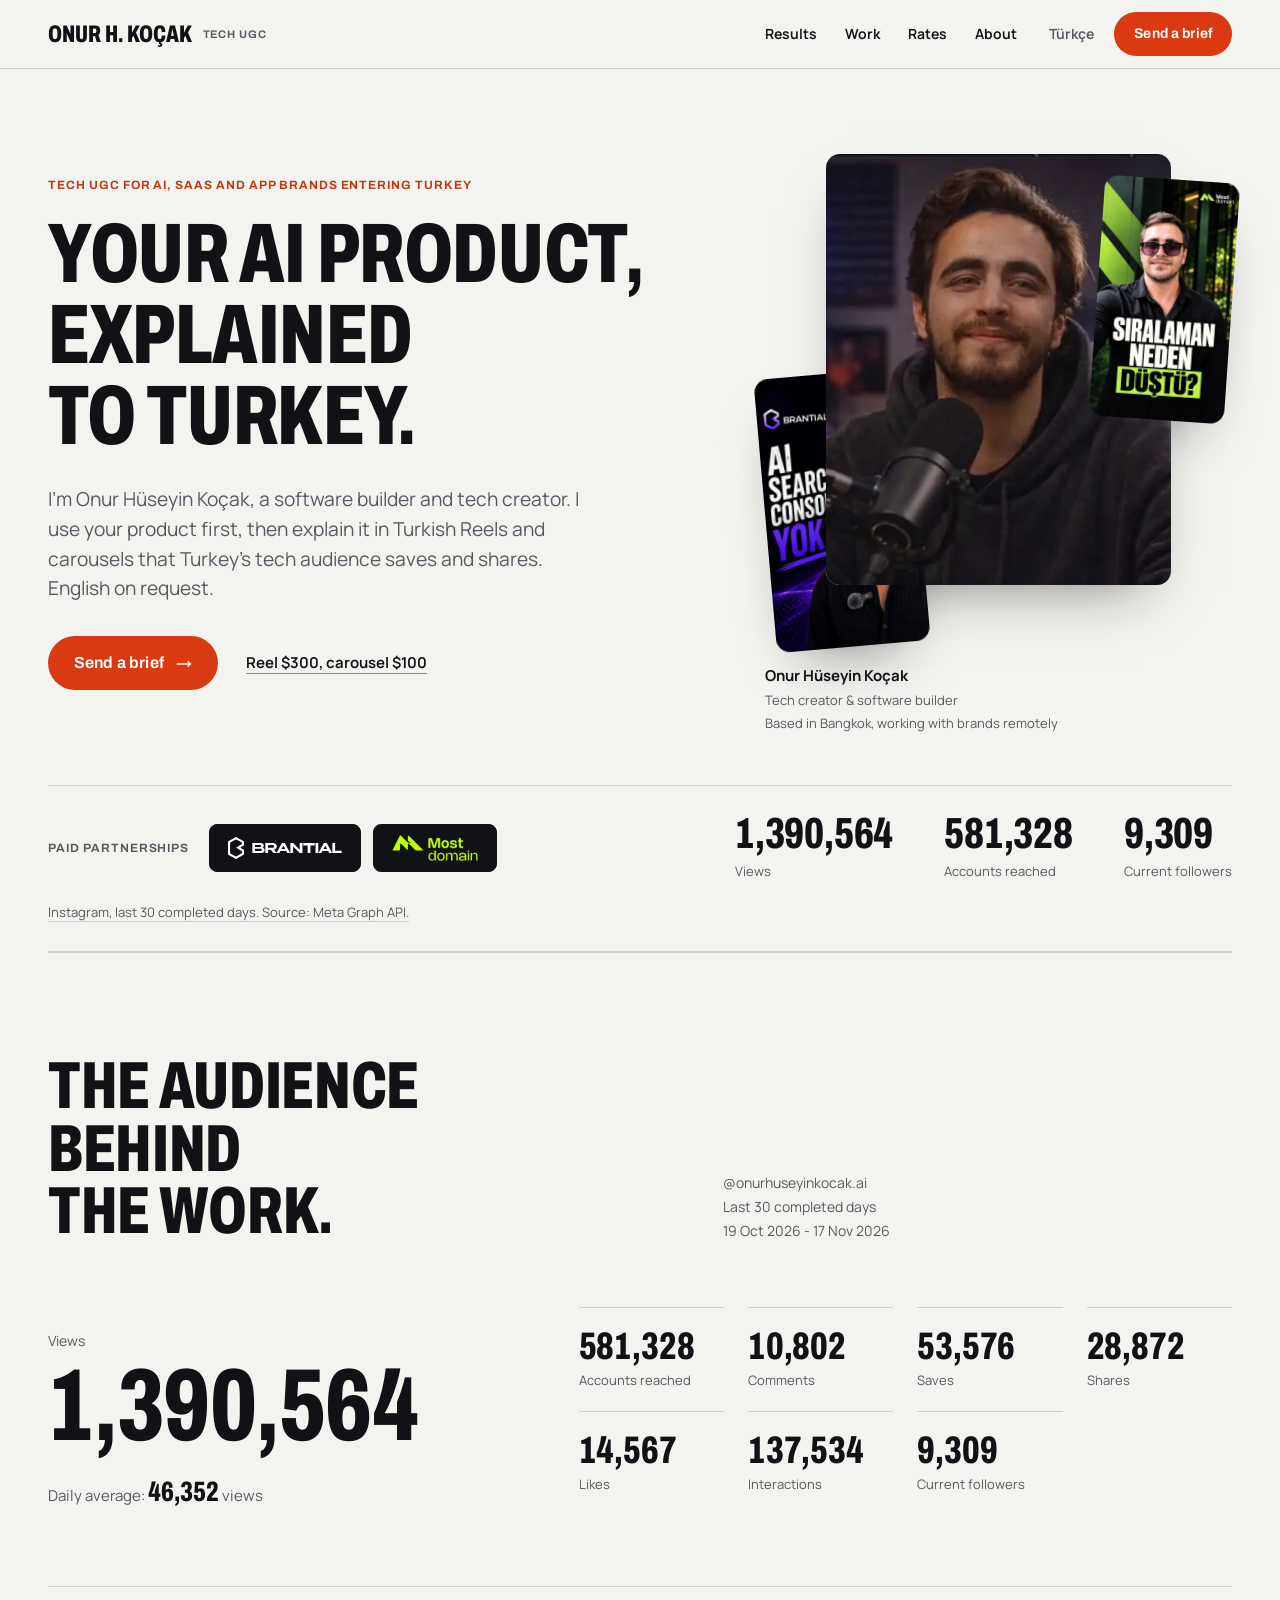
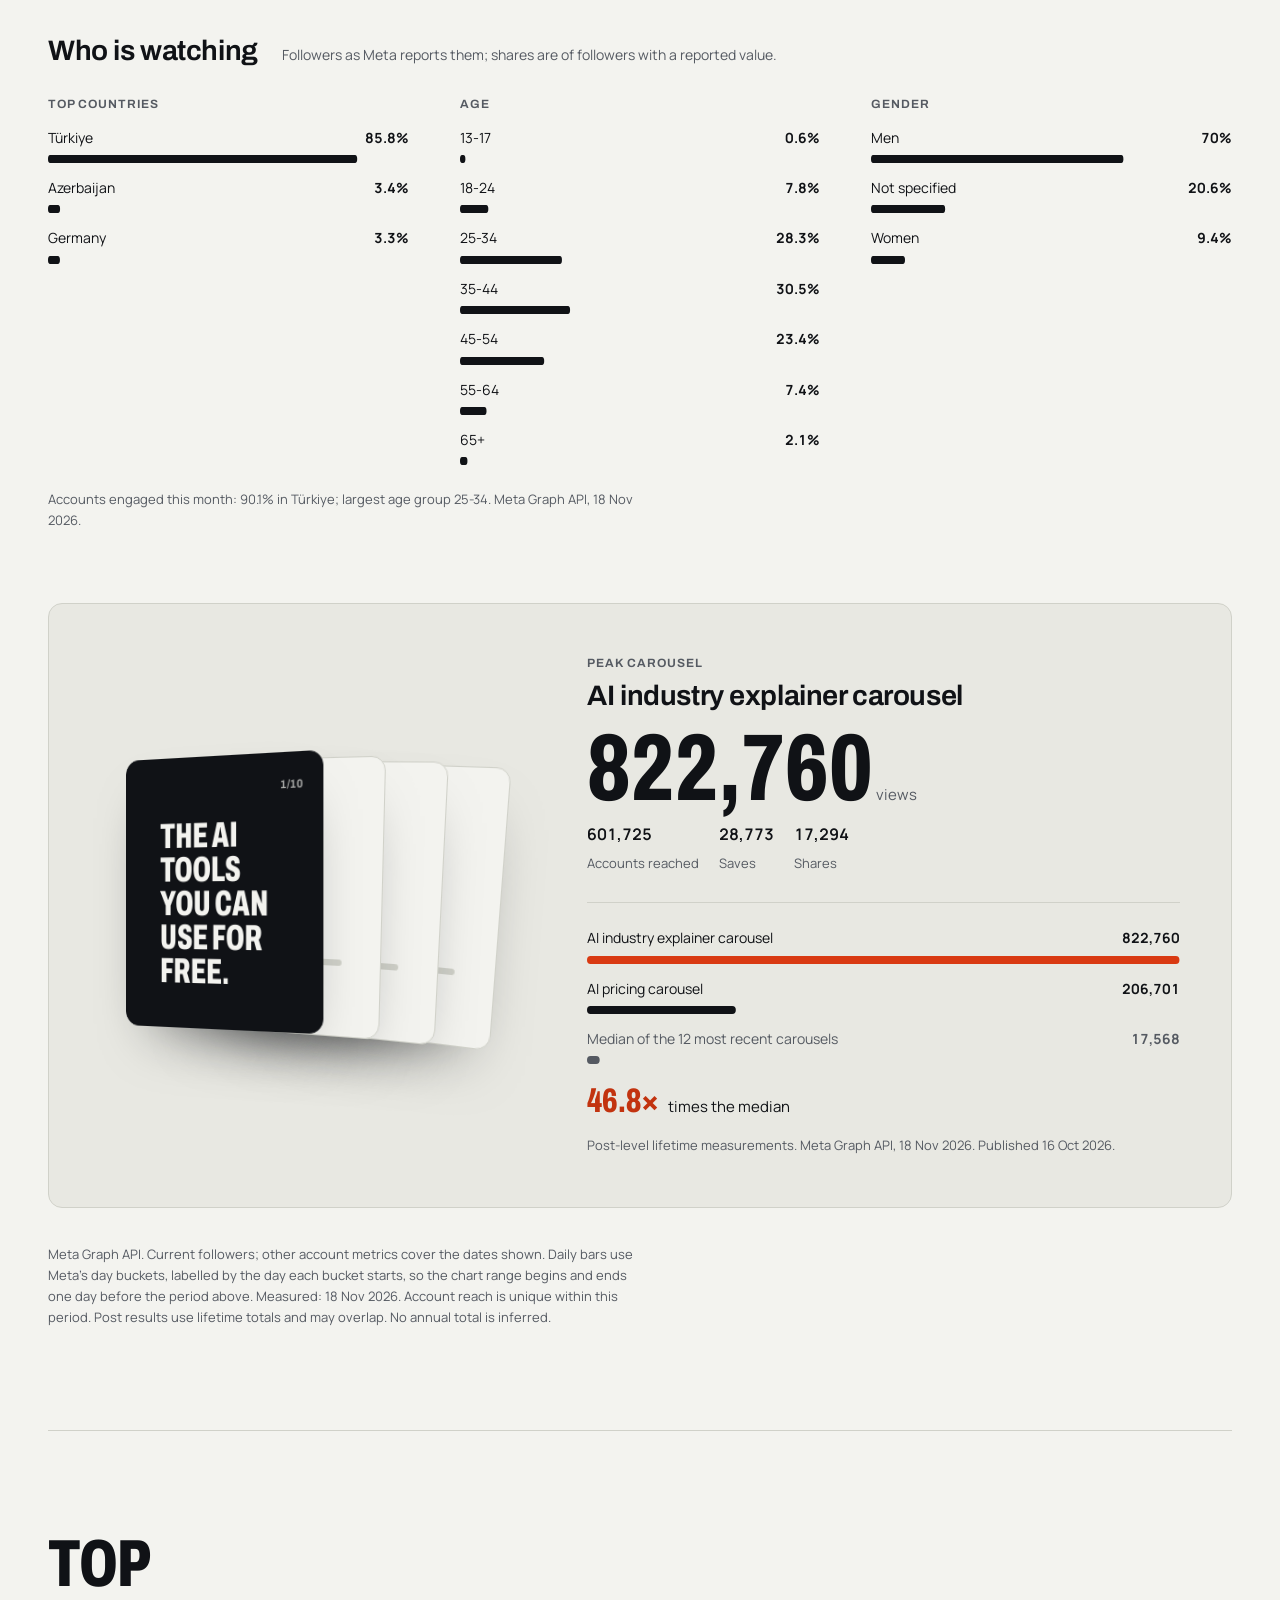
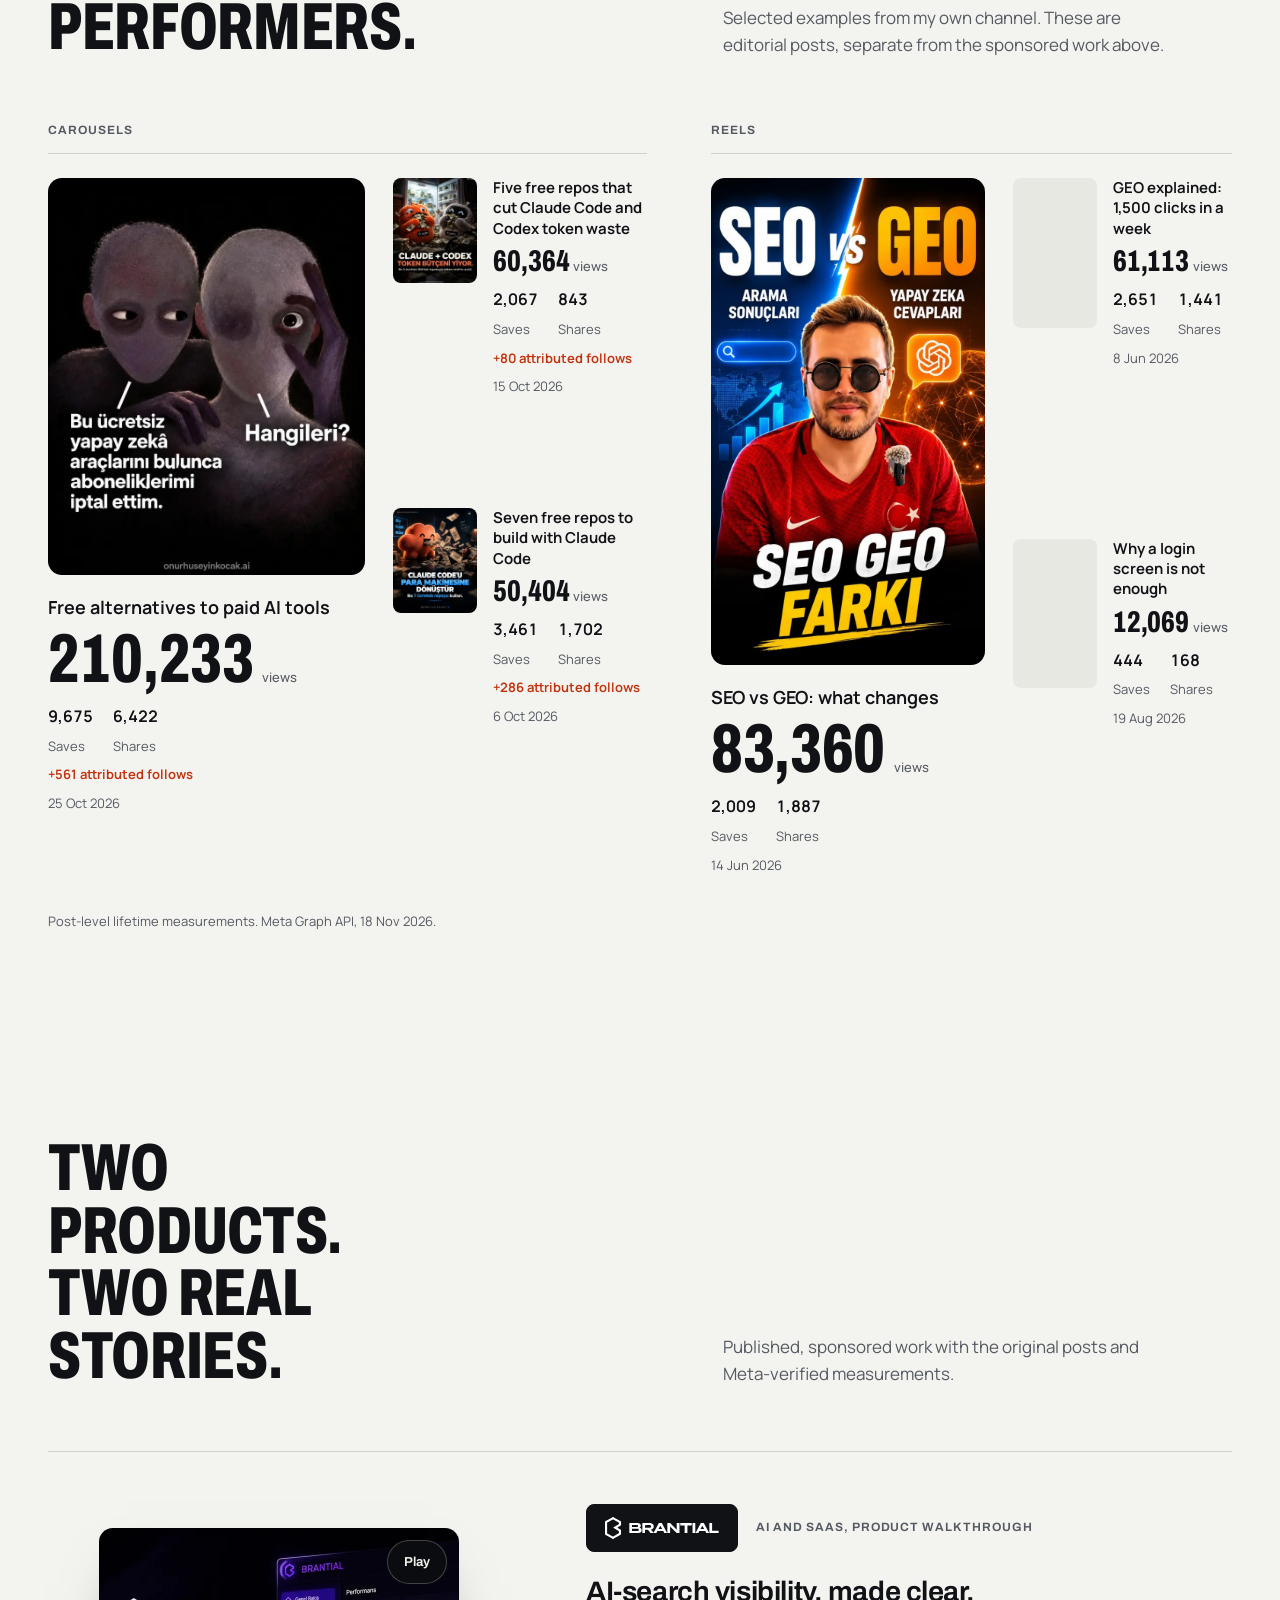
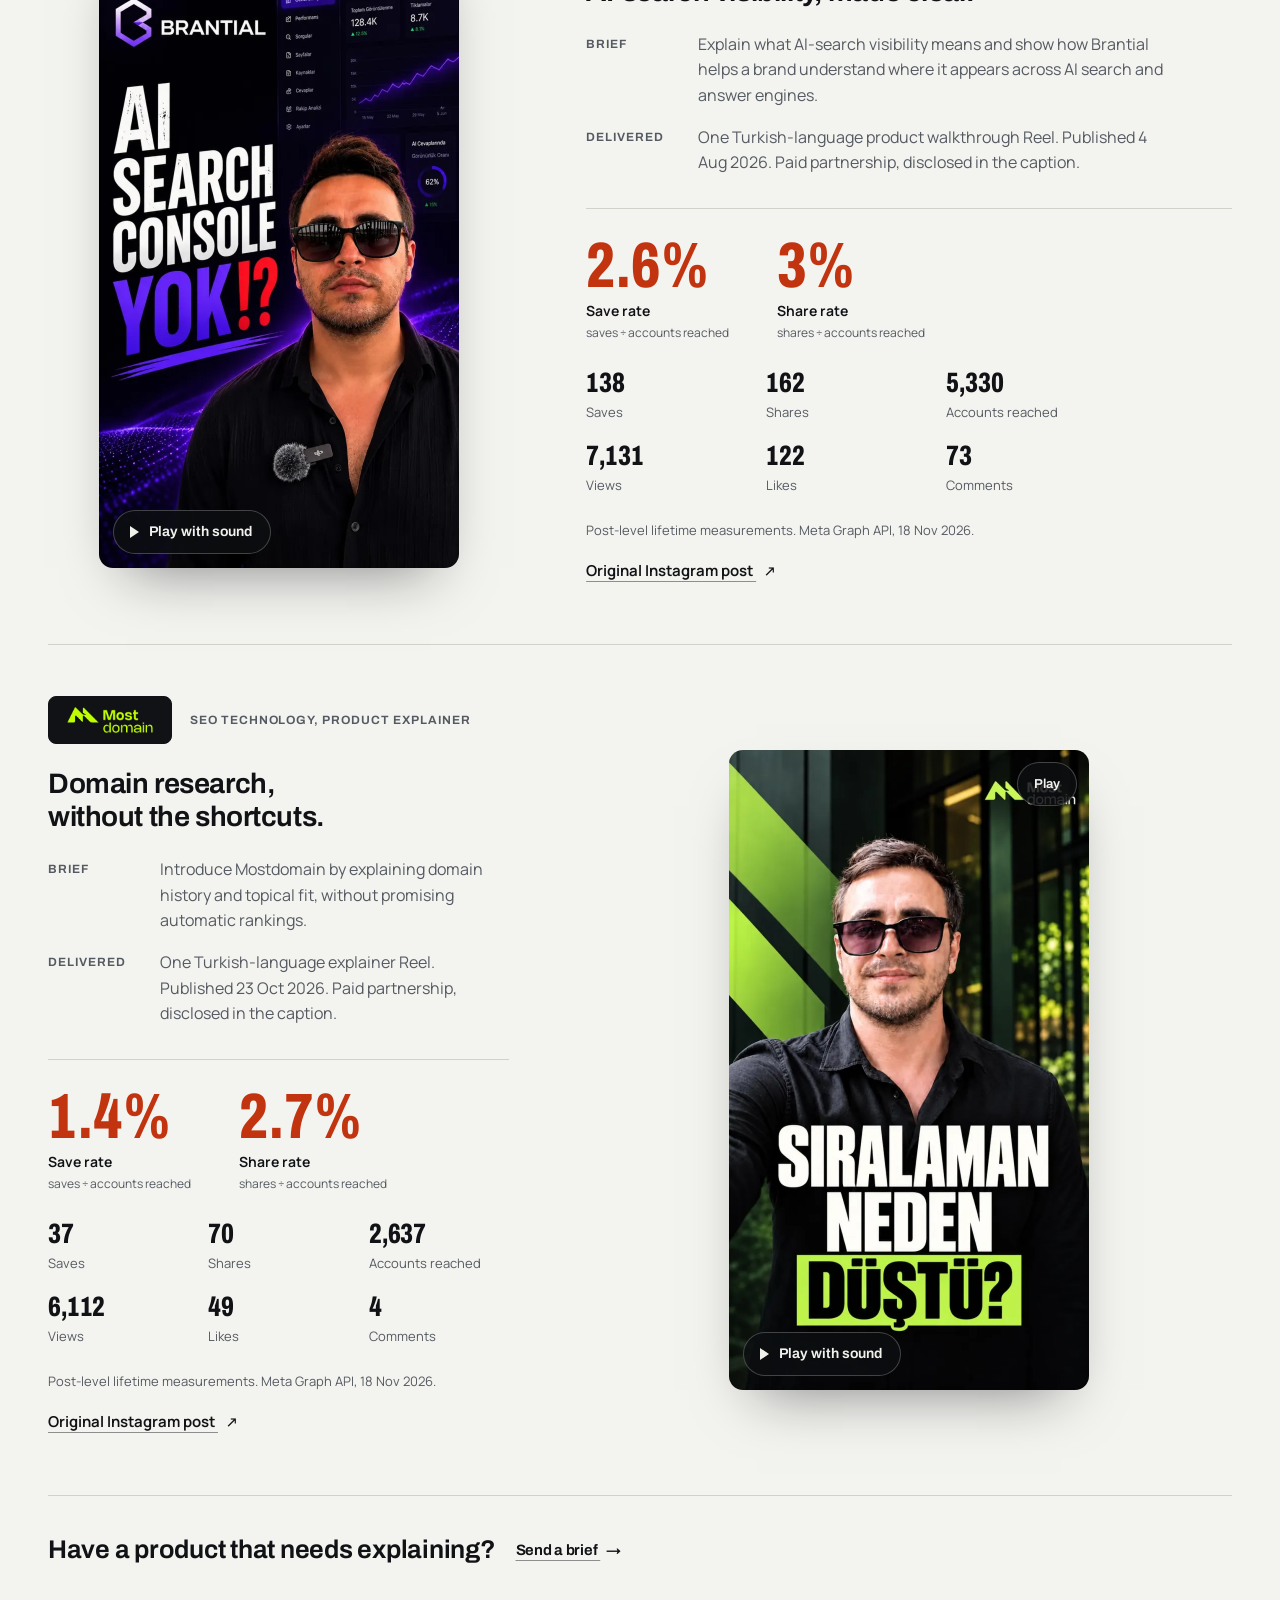
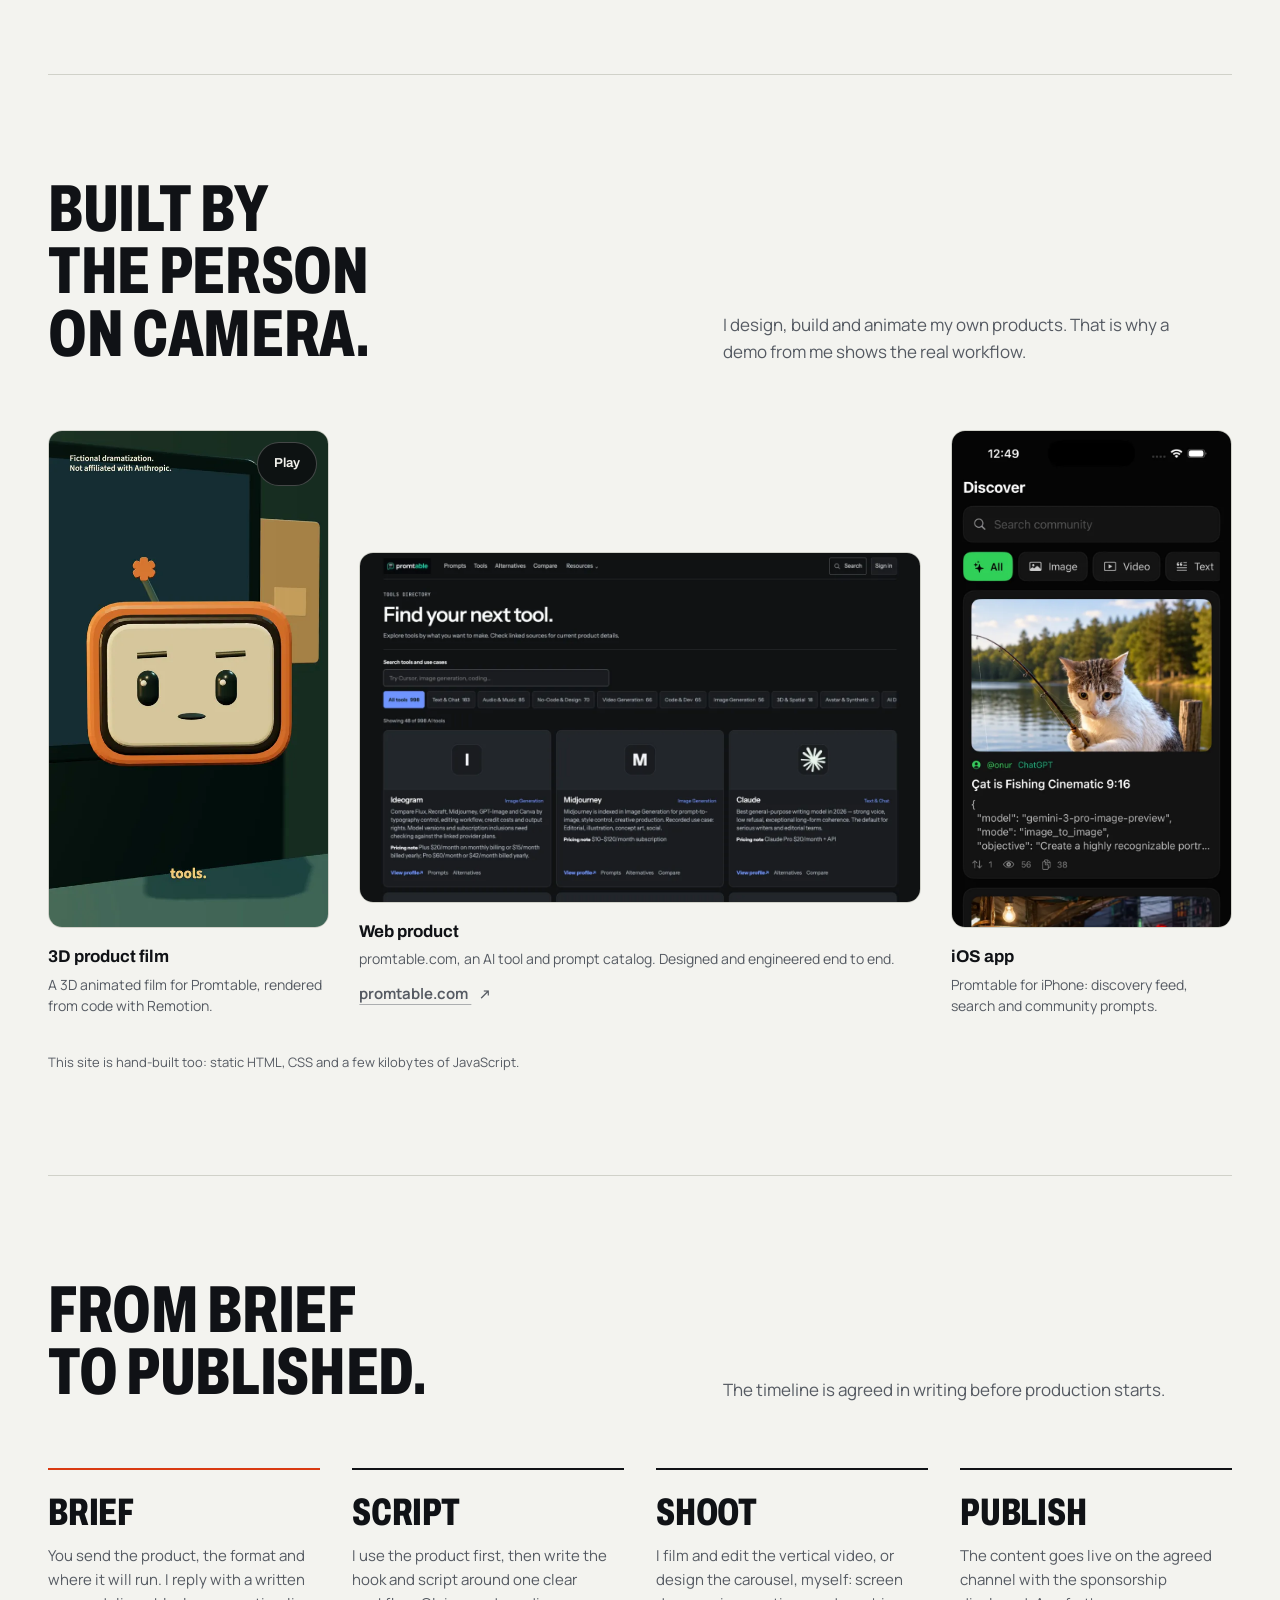
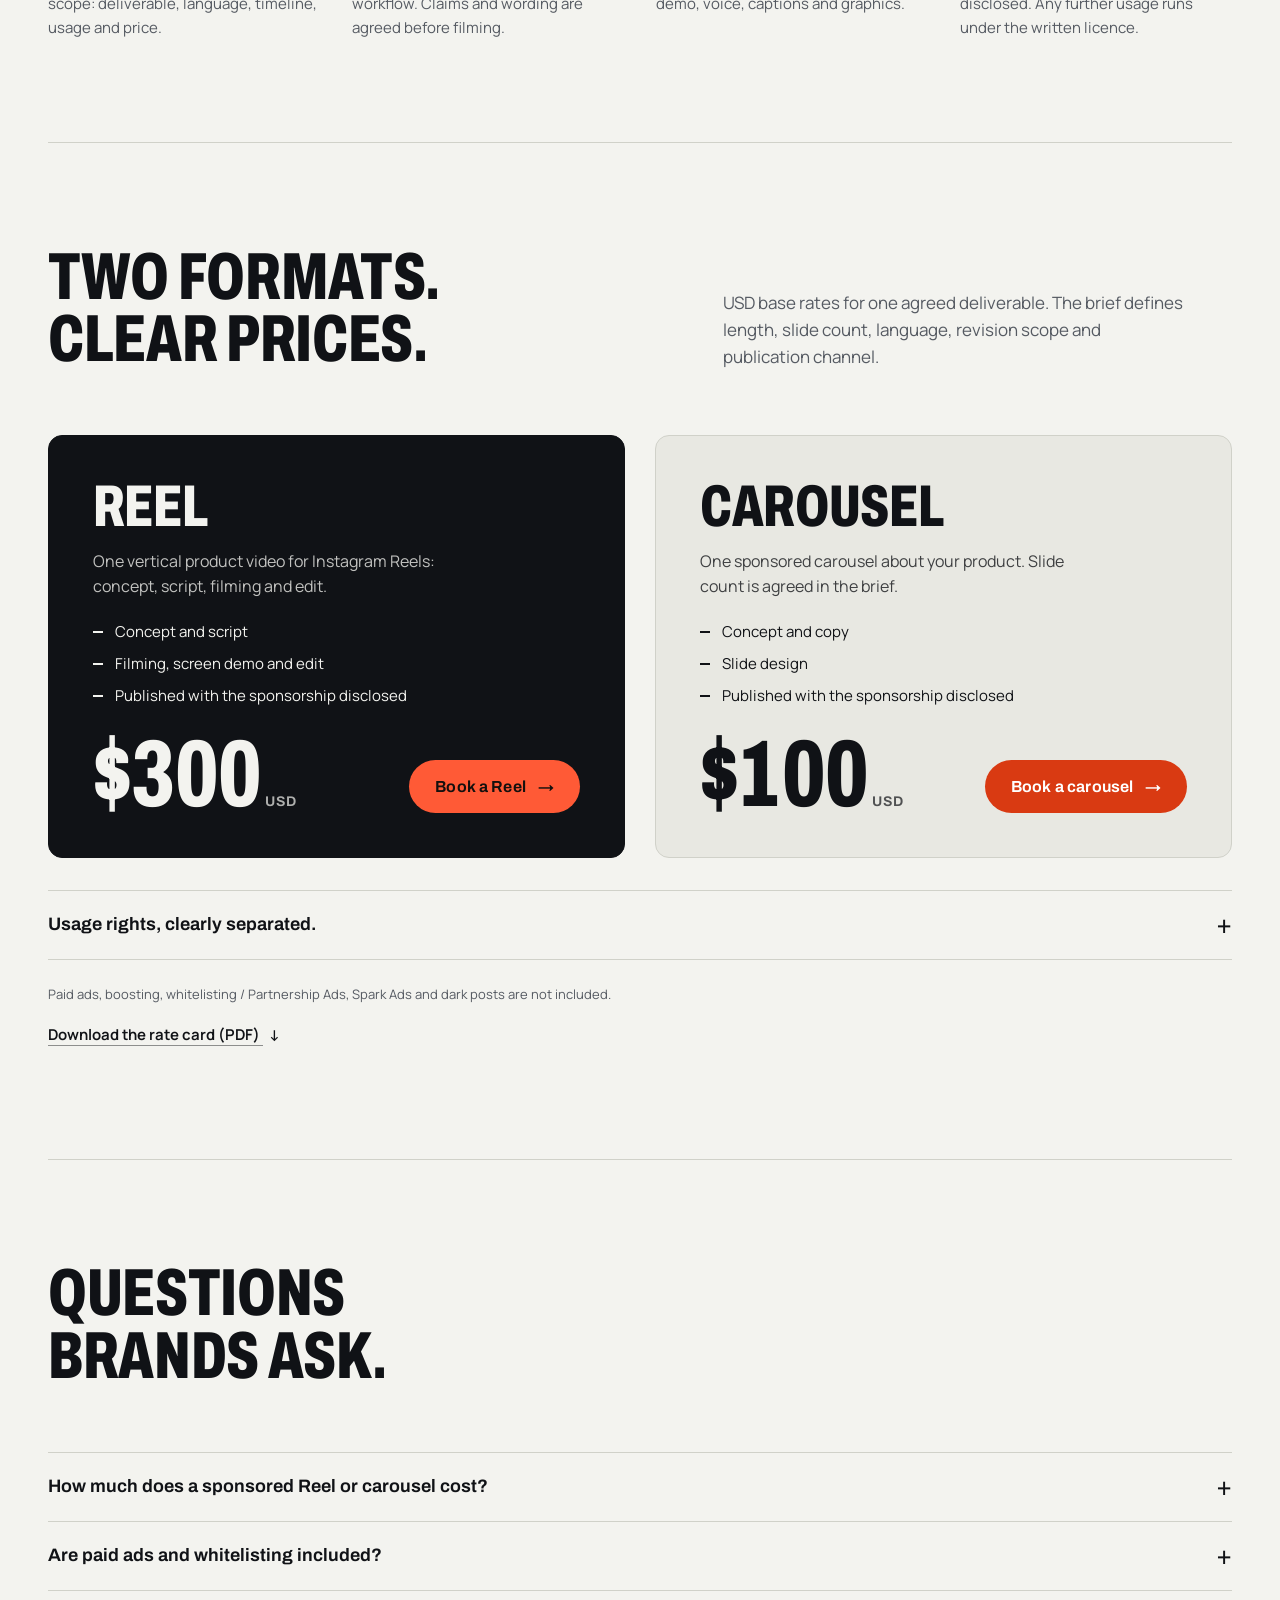
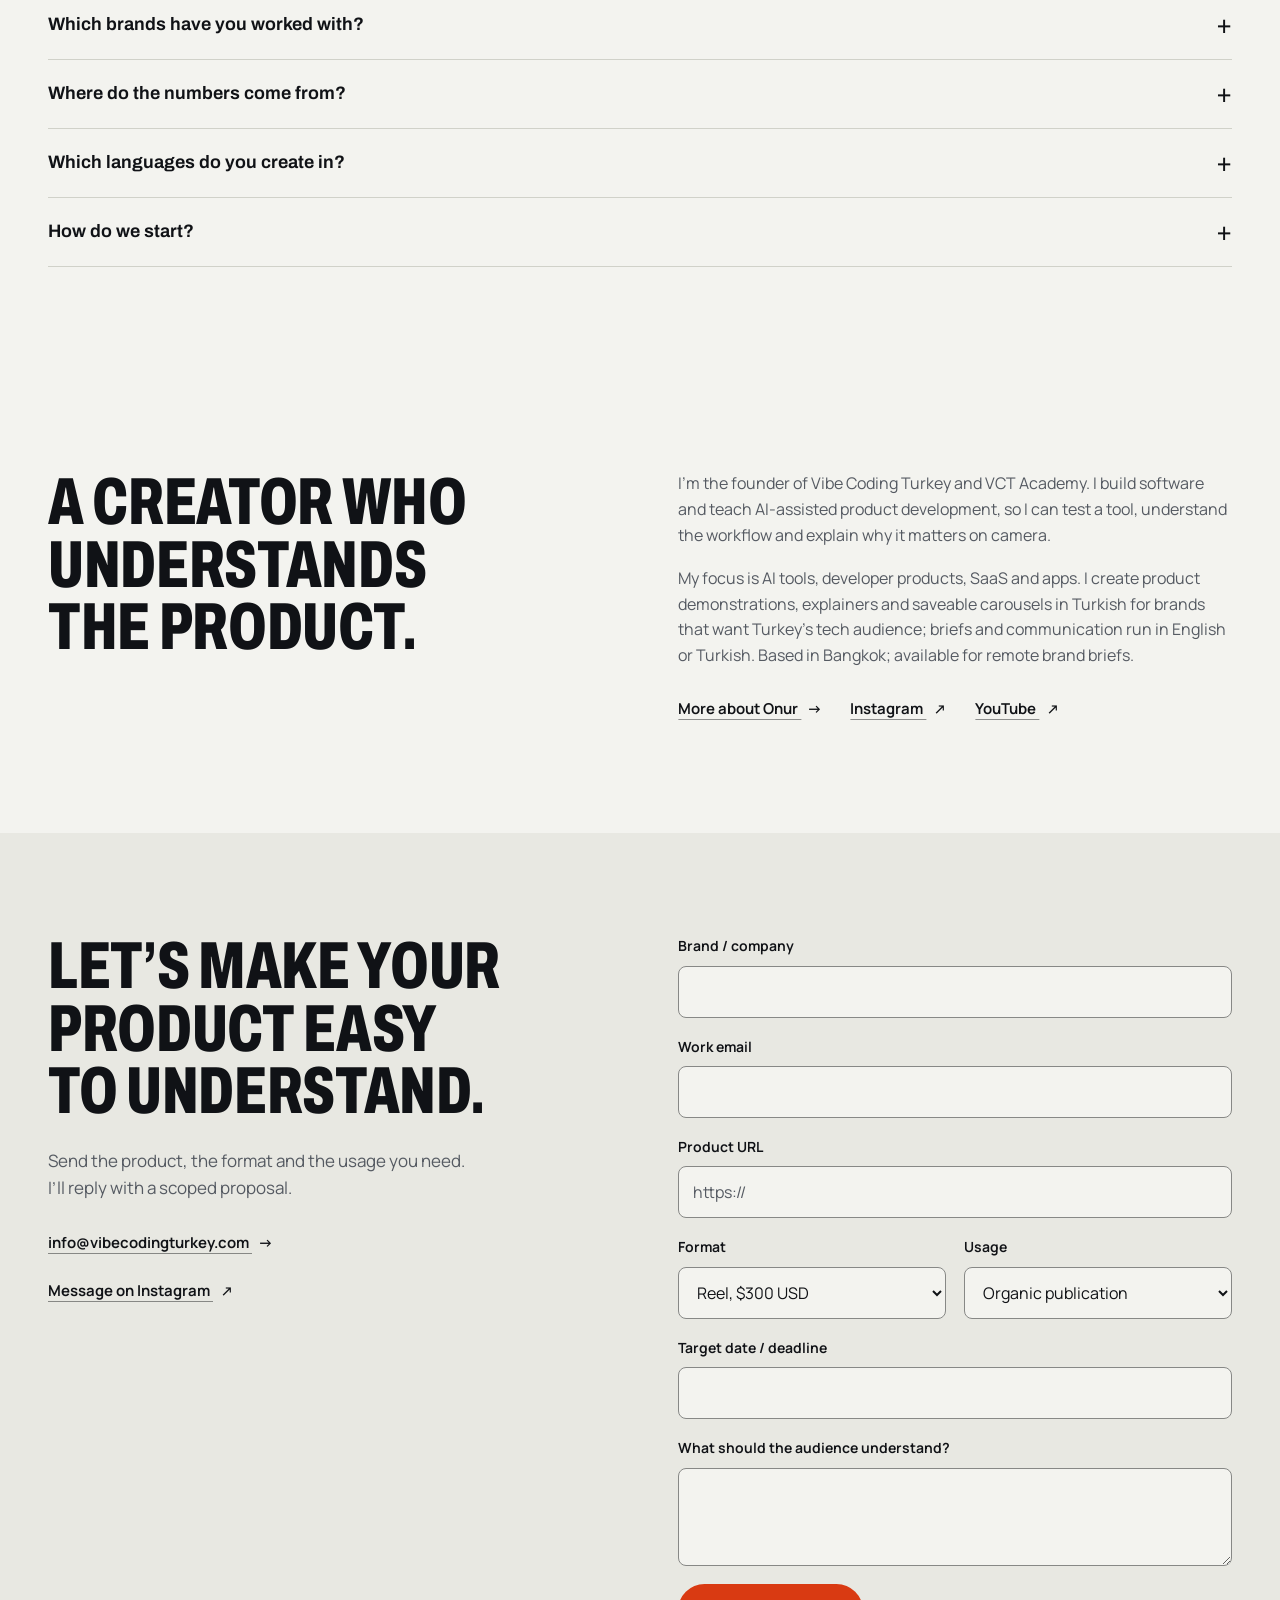
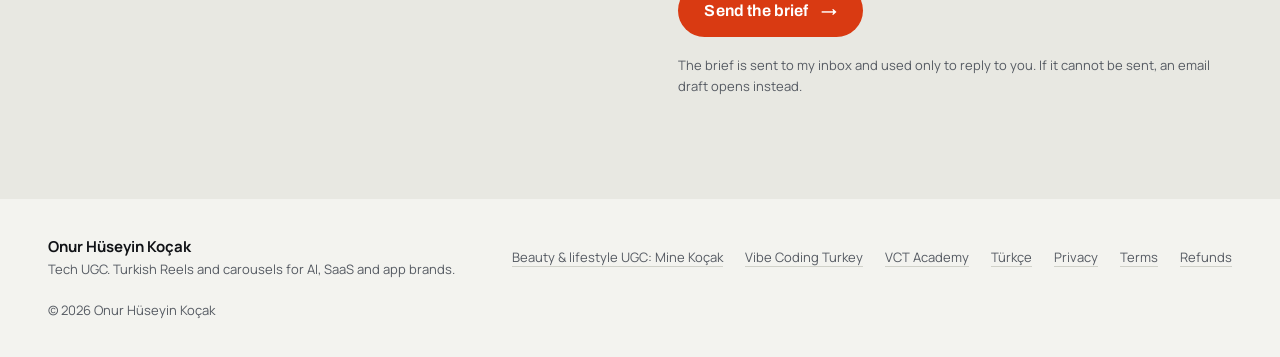
<file: index.html>
<!doctype html><html lang="en"><head><meta charset="utf-8"><meta name="viewport" content="width=device-width,initial-scale=1"><title>Onur Hüseyin Koçak | Tech UGC for AI and SaaS Brands Entering Turkey</title><meta name="description" content="Turkish-language tech UGC for AI, SaaS and app brands: reach Turkey’s tech audience. Brantial and Mostdomain work, dated Instagram data, Reels $300, carousels $100."><meta name="robots" content="index,follow,max-image-preview:large"><meta name="color-scheme" content="light dark"><meta name="theme-color" content="#f3f3ef" media="(prefers-color-scheme: light)"><meta name="theme-color" content="#0c0e11" media="(prefers-color-scheme: dark)"><link rel="canonical" href="https://ugc-onur.vibecodingturkey.com/"><link rel="alternate" hreflang="en" href="https://ugc-onur.vibecodingturkey.com/"><link rel="alternate" hreflang="tr" href="https://ugc-onur.vibecodingturkey.com/tr/"><link rel="alternate" hreflang="x-default" href="https://ugc-onur.vibecodingturkey.com/"><meta property="og:type" content="website"><meta property="og:site_name" content="Onur Hüseyin Koçak"><meta property="og:locale" content="en_US"><meta property="og:title" content="Onur Hüseyin Koçak | Tech UGC for AI and SaaS Brands Entering Turkey"><meta property="og:description" content="Turkish-language tech UGC for AI, SaaS and app brands: reach Turkey’s tech audience. Brantial and Mostdomain work, dated Instagram data, Reels $300, carousels $100."><meta property="og:url" content="https://ugc-onur.vibecodingturkey.com/"><meta property="og:image" content="https://ugc-onur.vibecodingturkey.com/assets/img/og-onur.jpg"><meta property="og:image:width" content="1200"><meta property="og:image:height" content="630"><meta property="og:image:alt" content="Onur Hüseyin Koçak, tech creator and software developer, at a recording microphone"><meta name="twitter:card" content="summary_large_image"><meta name="twitter:image" content="https://ugc-onur.vibecodingturkey.com/assets/img/og-onur.jpg"><link rel="icon" href="/assets/favicon.svg"><link rel="preload" href="/assets/fonts/archivo-variable.woff2" as="font" type="font/woff2" crossorigin><link rel="preload" href="/assets/fonts/manrope-variable.woff2" as="font" type="font/woff2" crossorigin><link rel="stylesheet" href="/creator.css"><script type="application/ld+json">{"@context":"https://schema.org","@graph":[{"@type":"Person","@id":"https://vibecodingturkey.com/onur-huseyin-kocak#person","name":"Onur Hüseyin Koçak","alternateName":["Onur Koçak","Onur Huseyin Kocak","onurhuseyinkocak.ai"],"url":"https://ugc-onur.vibecodingturkey.com/onur-huseyin-kocak/","jobTitle":["Tech UGC Creator","Software Developer"],"description":"Onur Hüseyin Koçak, a software builder and tech creator. I use your product first, then explain it in Turkish Reels and carousels that Turkey’s tech audience saves and shares. English on request.","image":{"@type":"ImageObject","@id":"https://ugc-onur.vibecodingturkey.com/#portrait","contentUrl":"https://ugc-onur.vibecodingturkey.com/assets/img/onur-900.webp","caption":"Onur Hüseyin Koçak, tech creator and software developer, at a recording microphone.","representativeOfPage":true,"license":"https://ugc-onur.vibecodingturkey.com/usage-rights/","acquireLicensePage":"https://ugc-onur.vibecodingturkey.com/#brief","creditText":"Onur Hüseyin Koçak"},"knowsLanguage":["tr","en"],"knowsAbout":["Tech UGC","AI tools","SaaS","Mobile apps","Instagram Reels","Instagram carousels","Vibe coding"],"homeLocation":{"@type":"Place","name":"Bangkok, Thailand"},"sameAs":["https://www.instagram.com/onurhuseyinkocak.ai/","https://www.youtube.com/@onurhuseyinkocak","https://github.com/onurhuseyinkocak","https://www.linkedin.com/in/onurhuseyinkocak","https://www.tiktok.com/@honored.ai"],"worksFor":{"@type":"Organization","name":"Vibe Coding Turkey","url":"https://vibecodingturkey.com"}},{"@type":"WebPage","@id":"https://ugc-onur.vibecodingturkey.com/#page","url":"https://ugc-onur.vibecodingturkey.com/","name":"Onur Hüseyin Koçak | Tech UGC for AI and SaaS Brands Entering Turkey","inLanguage":"en","about":{"@id":"https://vibecodingturkey.com/onur-huseyin-kocak#person"},"primaryImageOfPage":{"@id":"https://ugc-onur.vibecodingturkey.com/#portrait"},"dateModified":"2026-11-18T08:33:03.371Z"},{"@type":"Service","@id":"https://ugc-onur.vibecodingturkey.com/#format-0","name":"Reel","description":"One vertical product video for Instagram Reels: concept, script, filming and edit.","provider":{"@id":"https://vibecodingturkey.com/onur-huseyin-kocak#person"},"offers":{"@type":"Offer","price":"300","priceCurrency":"USD","url":"https://ugc-onur.vibecodingturkey.com/#rates","description":"USD base rates for one agreed deliverable. The brief defines length, slide count, language, revision scope and publication channel. Paid ads, boosting, whitelisting / Partnership Ads, Spark Ads and dark posts are not included."}},{"@type":"Service","@id":"https://ugc-onur.vibecodingturkey.com/#format-1","name":"Carousel","description":"One sponsored carousel about your product. Slide count is agreed in the brief.","provider":{"@id":"https://vibecodingturkey.com/onur-huseyin-kocak#person"},"offers":{"@type":"Offer","price":"100","priceCurrency":"USD","url":"https://ugc-onur.vibecodingturkey.com/#rates","description":"USD base rates for one agreed deliverable. The brief defines length, slide count, language, revision scope and publication channel. Paid ads, boosting, whitelisting / Partnership Ads, Spark Ads and dark posts are not included."}},{"@type":"VideoObject","name":"Brantial: AI-search visibility, made clear.","description":"Explain what AI-search visibility means and show how Brantial helps a brand understand where it appears across AI search and answer engines.","thumbnailUrl":"https://ugc-onur.vibecodingturkey.com/assets/creator/18211971262345987.jpg","contentUrl":"https://ugc-onur.vibecodingturkey.com/assets/creator/18211971262345987.mp4","uploadDate":"2026-08-04T07:01:16.000Z","creator":{"@id":"https://vibecodingturkey.com/onur-huseyin-kocak#person"},"url":"https://www.instagram.com/reel/Dbm-NzGBpAW/","about":{"@type":"Organization","name":"Brantial","url":"https://brantial.ai/","sameAs":["https://www.instagram.com/brantialai/"]}},{"@type":"VideoObject","name":"Mostdomain: Domain research, without the shortcuts.","description":"Introduce Mostdomain by explaining domain history and topical fit, without promising automatic rankings.","thumbnailUrl":"https://ugc-onur.vibecodingturkey.com/assets/creator/17961609438230427.jpg","contentUrl":"https://ugc-onur.vibecodingturkey.com/assets/creator/17961609438230427.mp4","uploadDate":"2026-10-23T10:49:41.000Z","creator":{"@id":"https://vibecodingturkey.com/onur-huseyin-kocak#person"},"url":"https://www.instagram.com/reel/De1X_KdB12-/","about":{"@type":"Organization","name":"Mostdomain","url":"https://www.mostdomain.com/","sameAs":["https://www.instagram.com/mostdomain/"]}},{"@type":"FAQPage","@id":"https://ugc-onur.vibecodingturkey.com/#faq","mainEntity":[{"@type":"Question","name":"How much does a sponsored Reel or carousel cost?","acceptedAnswer":{"@type":"Answer","text":"One Reel is $300 USD and one sponsored carousel is $100 USD. Length, slide count, language, revisions and publication channel are fixed in the written brief."}},{"@type":"Question","name":"Are paid ads and whitelisting included?","acceptedAnswer":{"@type":"Answer","text":"No. Paid ads, boosting, whitelisting / Partnership Ads, Spark Ads and dark posts are not included. They are licensed separately in writing."}},{"@type":"Question","name":"Which brands have you worked with?","acceptedAnswer":{"@type":"Answer","text":"My published paid partnerships are Brantial (AI-search visibility) and Mostdomain (domain research). Both are disclosed in the caption and shown above with their Instagram measurements."}},{"@type":"Question","name":"Where do the numbers come from?","acceptedAnswer":{"@type":"Answer","text":"From the Meta Graph API for the Instagram account @onurhuseyinkocak.ai. Account figures cover the last 30 completed days; post figures are lifetime totals. Every figure carries its measurement date."}},{"@type":"Question","name":"Which languages do you create in?","acceptedAnswer":{"@type":"Answer","text":"Turkish is the main language: the account and both published sponsored Reels are in Turkish, for an audience that is mostly in Turkey. English content is available on request; no English example is published yet."}},{"@type":"Question","name":"How do we start?","acceptedAnswer":{"@type":"Answer","text":"Send the product URL, the format, the usage you need and your target date through the brief form, by email or on Instagram. I reply with a written scope and price before anything is produced."}}]}]}</script><script defer src="/creator.js"></script></head><body><a class="skip" href="#main">Skip to content</a>
<header class="header"><div class="wrap header-in"><a class="wordmark" href="/">Onur H. Koçak<span>Tech UGC</span></a><nav aria-label="Main navigation"><a href="#results">Results</a><a href="#work">Work</a><a href="#rates">Rates</a><a href="#about">About</a></nav><div class="header-actions"><a class="language" href="/tr/" lang="tr" hreflang="tr">Türkçe</a><a class="button small" href="#brief">Send a brief</a></div></div></header>
<main id="main"><section class="hero wrap"><div class="hero-copy"><p class="eyebrow">Tech UGC for AI, SaaS and app brands entering Turkey</p><h1>Your AI product,<br>explained<br>to Turkey.</h1><p class="intro">I’m Onur Hüseyin Koçak, a software builder and tech creator. I use your product first, then explain it in Turkish Reels and carousels that Turkey’s tech audience saves and shares. English on request.</p><div class="hero-actions"><a class="button" href="#brief">Send a brief <span class="arr" aria-hidden="true">→</span></a><a class="text-link" href="#rates">Reel $300, carousel $100</a></div></div>
<figure class="stack" data-tilt><div class="stack-scene"><img class="stack-cover stack-a" src="/assets/creator/18211971262345987-720.webp" alt="Brantial Reel" width="720" height="1280" decoding="async" fetchpriority="low"><img class="stack-portrait" src="/assets/img/onur-900.webp" srcset="/assets/img/onur-900.webp 900w, /assets/img/onur-1170.webp 1170w" sizes="(max-width: 760px) 92vw, 520px" alt="Onur Hüseyin Koçak, Tech creator &amp; software builder" width="900" height="520" fetchpriority="high"><img class="stack-cover stack-b" src="/assets/creator/17961609438230427-720.webp" alt="Mostdomain Reel" width="720" height="1280" decoding="async" fetchpriority="low"></div><figcaption><strong>Onur Hüseyin Koçak</strong><span>Tech creator & software builder</span><span>Based in Bangkok, working with brands remotely</span></figcaption></figure></section>
<section class="proof wrap" aria-label="Paid partnerships"><div class="proof-brands"><p class="label">Paid partnerships</p><a class="plate" href="#case-18211971262345987"><img src="/assets/brands/brantial.svg" alt="Brantial" width="394" height="76" loading="lazy"></a><a class="plate" href="#case-17961609438230427"><img src="/assets/brands/mostdomain.png" alt="Mostdomain" width="512" height="155" loading="lazy"></a></div><dl class="proof-stats"><div><dt>Views</dt><dd data-account="views">1,390,564</dd></div><div><dt>Accounts reached</dt><dd data-account="reach">581,328</dd></div><div><dt>Current followers</dt><dd data-account="followers">9,309</dd></div></dl><p class="proof-note"><a href="#results">Instagram, last 30 completed days. Source: Meta Graph API.</a></p></section>
<section id="results" class="results wrap" aria-labelledby="results-title"><div class="section-top"><h2 id="results-title">The audience behind the work.</h2><p class="period">@onurhuseyinkocak.ai<br>Last 30 completed days<br><time data-period="startDate" datetime="2026-10-19">19 Oct 2026</time> - <time data-period="endDate" datetime="2026-11-17">17 Nov 2026</time></p></div><div class="metric-layout"><div class="lead-metric"><span>Views</span><strong data-account="views">1,390,564</strong><p class="lead-note">Daily average: <b>46,352</b> views</p></div><dl class="metrics"><div><dt>Accounts reached</dt><dd data-account="reach">581,328</dd></div><div><dt>Comments</dt><dd data-account="comments">10,802</dd></div><div><dt>Saves</dt><dd data-account="saves">53,576</dd></div><div><dt>Shares</dt><dd data-account="shares">28,872</dd></div><div><dt>Likes</dt><dd data-account="likes">14,567</dd></div><div><dt>Interactions</dt><dd data-account="total_interactions">137,534</dd></div><div><dt>Current followers</dt><dd data-account="followers">9,309</dd></div></dl></div><div class="audience" role="group" aria-labelledby="audience-title"><div class="audience-head"><h3 id="audience-title">Who is watching</h3><p>Followers as Meta reports them; shares are of followers with a reported value.</p></div><div class="audience-grid"><div><p class="label">Top countries</p><ul class="bars"><li class="bar-other"><span>Türkiye</span><b>85.8%</b><svg viewBox="0 0 100 6" preserveAspectRatio="none" aria-hidden="true" focusable="false"><rect width="85.76" height="6" rx="0.6" ry="3"/></svg></li><li class="bar-other"><span>Azerbaijan</span><b>3.4%</b><svg viewBox="0 0 100 6" preserveAspectRatio="none" aria-hidden="true" focusable="false"><rect width="3.35" height="6" rx="0.6" ry="3"/></svg></li><li class="bar-other"><span>Germany</span><b>3.3%</b><svg viewBox="0 0 100 6" preserveAspectRatio="none" aria-hidden="true" focusable="false"><rect width="3.31" height="6" rx="0.6" ry="3"/></svg></li></ul></div><div><p class="label">Age</p><ul class="bars"><li class="bar-other"><span>13-17</span><b>0.6%</b><svg viewBox="0 0 100 6" preserveAspectRatio="none" aria-hidden="true" focusable="false"><rect width="1.50" height="6" rx="0.6" ry="3"/></svg></li><li class="bar-other"><span>18-24</span><b>7.8%</b><svg viewBox="0 0 100 6" preserveAspectRatio="none" aria-hidden="true" focusable="false"><rect width="7.85" height="6" rx="0.6" ry="3"/></svg></li><li class="bar-other"><span>25-34</span><b>28.3%</b><svg viewBox="0 0 100 6" preserveAspectRatio="none" aria-hidden="true" focusable="false"><rect width="28.28" height="6" rx="0.6" ry="3"/></svg></li><li class="bar-other"><span>35-44</span><b>30.5%</b><svg viewBox="0 0 100 6" preserveAspectRatio="none" aria-hidden="true" focusable="false"><rect width="30.53" height="6" rx="0.6" ry="3"/></svg></li><li class="bar-other"><span>45-54</span><b>23.4%</b><svg viewBox="0 0 100 6" preserveAspectRatio="none" aria-hidden="true" focusable="false"><rect width="23.35" height="6" rx="0.6" ry="3"/></svg></li><li class="bar-other"><span>55-64</span><b>7.4%</b><svg viewBox="0 0 100 6" preserveAspectRatio="none" aria-hidden="true" focusable="false"><rect width="7.36" height="6" rx="0.6" ry="3"/></svg></li><li class="bar-other"><span>65+</span><b>2.1%</b><svg viewBox="0 0 100 6" preserveAspectRatio="none" aria-hidden="true" focusable="false"><rect width="2.07" height="6" rx="0.6" ry="3"/></svg></li></ul></div><div><p class="label">Gender</p><ul class="bars"><li class="bar-other"><span>Men</span><b>70%</b><svg viewBox="0 0 100 6" preserveAspectRatio="none" aria-hidden="true" focusable="false"><rect width="70.01" height="6" rx="0.6" ry="3"/></svg></li><li class="bar-other"><span>Not specified</span><b>20.6%</b><svg viewBox="0 0 100 6" preserveAspectRatio="none" aria-hidden="true" focusable="false"><rect width="20.57" height="6" rx="0.6" ry="3"/></svg></li><li class="bar-other"><span>Women</span><b>9.4%</b><svg viewBox="0 0 100 6" preserveAspectRatio="none" aria-hidden="true" focusable="false"><rect width="9.43" height="6" rx="0.6" ry="3"/></svg></li></ul></div></div><p class="source">Accounts engaged this month: 90.1% in Türkiye; largest age group 25-34. Meta Graph API, <time datetime="2026-11-18T08:33:03.371Z">18 Nov 2026</time>.</p></div><div class="peak" role="group" aria-labelledby="peak-title"><div class="deck" aria-hidden="true"><div class="slide d3"><b>03</b><i></i><i></i><i></i></div><div class="slide d2"><b>02</b><i></i><i></i><i></i></div><div class="slide d1"><b>01</b><i></i><i></i><i></i></div><div class="slide slide-front"><span>The AI tools you can use for free.</span><small>1/10</small></div></div><div class="peak-body"><p class="label">Peak carousel</p><h3 id="peak-title">AI industry explainer carousel</h3><p class="peak-views"><b>822,760</b> views</p><dl class="rank-metrics"><div><dt>Accounts reached</dt><dd>601,725</dd></div><div><dt>Saves</dt><dd>28,773</dd></div><div><dt>Shares</dt><dd>17,294</dd></div></dl><ul class="bars"><li class="bar-peak"><span>AI industry explainer carousel</span><b>822,760</b><svg viewBox="0 0 100 6" preserveAspectRatio="none" aria-hidden="true" focusable="false"><rect width="100.00" height="6" rx="0.6" ry="3"/></svg></li><li class="bar-other"><span>AI pricing carousel</span><b>206,701</b><svg viewBox="0 0 100 6" preserveAspectRatio="none" aria-hidden="true" focusable="false"><rect width="25.12" height="6" rx="0.6" ry="3"/></svg></li><li class="bar-median"><span>Median of the 12 most recent carousels</span><b>17,568</b><svg viewBox="0 0 100 6" preserveAspectRatio="none" aria-hidden="true" focusable="false"><rect width="2.14" height="6" rx="0.6" ry="3"/></svg></li></ul><p class="peak-times"><strong>46.8×</strong> times the median</p><p class="source">Post-level lifetime measurements. Meta Graph API, <time datetime="2026-11-18T08:33:03.371Z">18 Nov 2026</time>. Published <time datetime="2026-10-16T16:36:56+0000">16 Oct 2026</time>.</p></div></div><p class="source">Meta Graph API. Current followers; other account metrics cover the dates shown. Daily bars use Meta’s day buckets, labelled by the day each bucket starts, so the chart range begins and ends one day before the period above. Measured: <time data-measured datetime="2026-11-18T08:33:03.371Z">18 Nov 2026</time>. Account reach is unique within this period. Post results use lifetime totals and may overlap. No annual total is inferred.</p></section>
<section id="top" class="top wrap" aria-labelledby="top-title"><div class="section-top"><h2 id="top-title">Top performers.</h2><p class="section-description">Selected examples from my own channel. These are editorial posts, separate from the sponsored work above.</p></div><div class="shelves"><div class="shelf shelf-carousel"><h3>Carousels</h3><ol><li><a class="cover" href="https://www.instagram.com/p/De6u9QLlG5Z/" target="_blank" rel="noopener noreferrer"><img src="/assets/creator/18107535647276122-720.webp" alt="Free alternatives to paid AI tools, Instagram carousel cover" width="720" height="900" loading="lazy" decoding="async"></a><div class="rank"><p class="rank-title">Free alternatives to paid AI tools</p><p class="rank-views"><span data-post-id="18107535647276122" data-post-metric="views">210,233</span> <small>views</small></p><dl class="rank-metrics"><div><dt>Saves</dt><dd><span data-post-id="18107535647276122" data-post-metric="saved">9,675</span></dd></div><div><dt>Shares</dt><dd><span data-post-id="18107535647276122" data-post-metric="shares">6,422</span></dd></div></dl><p class="follows">+<span data-post-id="18107535647276122" data-post-metric="follows">561</span> attributed follows</p><p class="rank-date"><time datetime="2026-10-25T12:42:47+0000">25 Oct 2026</time></p></div></li><li><a class="cover" href="https://www.instagram.com/p/DehcRpWkhTu/" target="_blank" rel="noopener noreferrer"><img src="/assets/creator/17995140194843320-720.webp" alt="Five free repos that cut Claude Code and Codex token waste, Instagram carousel cover" width="720" height="900" loading="lazy" decoding="async"></a><div class="rank"><p class="rank-title">Five free repos that cut Claude Code and Codex token waste</p><p class="rank-views"><span data-post-id="17995140194843320" data-post-metric="views">60,364</span> <small>views</small></p><dl class="rank-metrics"><div><dt>Saves</dt><dd><span data-post-id="17995140194843320" data-post-metric="saved">2,067</span></dd></div><div><dt>Shares</dt><dd><span data-post-id="17995140194843320" data-post-metric="shares">843</span></dd></div></dl><p class="follows">+<span data-post-id="17995140194843320" data-post-metric="follows">80</span> attributed follows</p><p class="rank-date"><time datetime="2026-10-15T16:58:32+0000">15 Oct 2026</time></p></div></li><li><a class="cover" href="https://www.instagram.com/p/DeJj6ERlCot/" target="_blank" rel="noopener noreferrer"><img src="/assets/creator/18135992308643364-720.webp" alt="Seven free repos to build with Claude Code, Instagram carousel cover" width="720" height="900" loading="lazy" decoding="async"></a><div class="rank"><p class="rank-title">Seven free repos to build with Claude Code</p><p class="rank-views"><span data-post-id="18135992308643364" data-post-metric="views">50,404</span> <small>views</small></p><dl class="rank-metrics"><div><dt>Saves</dt><dd><span data-post-id="18135992308643364" data-post-metric="saved">3,461</span></dd></div><div><dt>Shares</dt><dd><span data-post-id="18135992308643364" data-post-metric="shares">1,702</span></dd></div></dl><p class="follows">+<span data-post-id="18135992308643364" data-post-metric="follows">286</span> attributed follows</p><p class="rank-date"><time datetime="2026-10-06T10:23:27+0000">6 Oct 2026</time></p></div></li></ol></div><div class="shelf shelf-reel"><h3>Reels</h3><ol><li><a class="cover" href="https://www.instagram.com/reel/DZku2Dxuh6L/" target="_blank" rel="noopener noreferrer"><img src="/assets/creator/18128790184621531-720.webp" alt="SEO vs GEO: what changes, Instagram Reel cover" width="720" height="1280" loading="lazy" decoding="async"></a><div class="rank"><p class="rank-title">SEO vs GEO: what changes</p><p class="rank-views"><span data-post-id="18128790184621531" data-post-metric="views">83,360</span> <small>views</small></p><dl class="rank-metrics"><div><dt>Saves</dt><dd><span data-post-id="18128790184621531" data-post-metric="saved">2,009</span></dd></div><div><dt>Shares</dt><dd><span data-post-id="18128790184621531" data-post-metric="shares">1,887</span></dd></div></dl><p class="rank-date"><time datetime="2026-06-14T17:03:40+0000">14 Jun 2026</time></p></div></li><li><a class="cover" href="https://www.instagram.com/reel/DZUrR_Iuzrd/" target="_blank" rel="noopener noreferrer"><img src="/assets/creator/18127658746529604-720.webp" alt="GEO explained: 1,500 clicks in a week, Instagram Reel cover" width="720" height="1280" loading="lazy" decoding="async"></a><div class="rank"><p class="rank-title">GEO explained: 1,500 clicks in a week</p><p class="rank-views"><span data-post-id="18127658746529604" data-post-metric="views">61,113</span> <small>views</small></p><dl class="rank-metrics"><div><dt>Saves</dt><dd><span data-post-id="18127658746529604" data-post-metric="saved">2,651</span></dd></div><div><dt>Shares</dt><dd><span data-post-id="18127658746529604" data-post-metric="shares">1,441</span></dd></div></dl><p class="rank-date"><time datetime="2026-06-08T11:32:58+0000">8 Jun 2026</time></p></div></li><li><a class="cover" href="https://www.instagram.com/reel/DcN2LgOB331/" target="_blank" rel="noopener noreferrer"><img src="/assets/creator/17951586627240097-720.webp" alt="Why a login screen is not enough, Instagram Reel cover" width="720" height="1280" loading="lazy" decoding="async"></a><div class="rank"><p class="rank-title">Why a login screen is not enough</p><p class="rank-views"><span data-post-id="17951586627240097" data-post-metric="views">12,069</span> <small>views</small></p><dl class="rank-metrics"><div><dt>Saves</dt><dd><span data-post-id="17951586627240097" data-post-metric="saved">444</span></dd></div><div><dt>Shares</dt><dd><span data-post-id="17951586627240097" data-post-metric="shares">168</span></dd></div></dl><p class="rank-date"><time datetime="2026-08-19T09:25:47+0000">19 Aug 2026</time></p></div></li></ol></div></div><p class="source">Post-level lifetime measurements. Meta Graph API, <time data-post-measured datetime="2026-11-18T08:33:03.371Z">18 Nov 2026</time>.</p></section>
<section id="work" class="work wrap" aria-labelledby="work-title"><div class="section-top"><h2 id="work-title">Two products.<br>Two real stories.</h2><p class="section-description">Published, sponsored work with the original posts and Meta-verified measurements.</p></div><article class="case" id="case-18211971262345987" aria-labelledby="case-title-18211971262345987"><div class="case-media"><video controls playsinline preload="none" poster="/assets/creator/18211971262345987-720.webp" data-preview="/assets/creator/18211971262345987-preview.mp4" aria-label="Brantial, campaign video" width="540" height="960"><source src="/assets/creator/18211971262345987.mp4" type="video/mp4"><a href="https://www.instagram.com/reel/Dbm-NzGBpAW/">Original Instagram post</a></video><button class="sound" type="button" aria-label="Brantial: Play with sound" hidden>Play with sound</button></div><div class="case-body"><div class="case-head"><span class="plate"><img src="/assets/brands/brantial.svg" alt="Brantial" width="394" height="76" loading="lazy"></span><p class="case-tags">AI and SaaS, product walkthrough</p></div><h3 id="case-title-18211971262345987">AI-search visibility, made clear.</h3><dl class="case-story"><div><dt>Brief</dt><dd>Explain what AI-search visibility means and show how Brantial helps a brand understand where it appears across AI search and answer engines.</dd></div><div><dt>Delivered</dt><dd>One Turkish-language product walkthrough Reel. Published <time datetime="2026-08-04T07:01:16+0000">4 Aug 2026</time>. Paid partnership, disclosed in the caption.</dd></div></dl><dl class="case-rates"><div><dt>Save rate <small>saves ÷ accounts reached</small></dt><dd>2.6%</dd></div><div><dt>Share rate <small>shares ÷ accounts reached</small></dt><dd>3%</dd></div></dl><dl class="case-metrics"><div><dt>Saves</dt><dd><span data-post-id="18211971262345987" data-post-metric="saved">138</span></dd></div><div><dt>Shares</dt><dd><span data-post-id="18211971262345987" data-post-metric="shares">162</span></dd></div><div><dt>Accounts reached</dt><dd><span data-post-id="18211971262345987" data-post-metric="reach">5,330</span></dd></div><div><dt>Views</dt><dd><span data-post-id="18211971262345987" data-post-metric="views">7,131</span></dd></div><div><dt>Likes</dt><dd><span data-post-id="18211971262345987" data-post-metric="likes">122</span></dd></div><div><dt>Comments</dt><dd><span data-post-id="18211971262345987" data-post-metric="comments">73</span></dd></div></dl><p class="source">Post-level lifetime measurements. Meta Graph API, <time data-post-measured datetime="2026-11-18T08:33:03.371Z">18 Nov 2026</time>.</p><a class="text-link" href="https://www.instagram.com/reel/Dbm-NzGBpAW/" target="_blank" rel="noopener noreferrer">Original Instagram post <span class="arr out" aria-hidden="true">→</span></a></div></article><article class="case" id="case-17961609438230427" aria-labelledby="case-title-17961609438230427"><div class="case-media"><video controls playsinline preload="none" poster="/assets/creator/17961609438230427-720.webp" data-preview="/assets/creator/17961609438230427-preview.mp4" aria-label="Mostdomain, campaign video" width="540" height="960"><source src="/assets/creator/17961609438230427.mp4" type="video/mp4"><a href="https://www.instagram.com/reel/De1X_KdB12-/">Original Instagram post</a></video><button class="sound" type="button" aria-label="Mostdomain: Play with sound" hidden>Play with sound</button></div><div class="case-body"><div class="case-head"><span class="plate"><img src="/assets/brands/mostdomain.png" alt="Mostdomain" width="512" height="155" loading="lazy"></span><p class="case-tags">SEO technology, product explainer</p></div><h3 id="case-title-17961609438230427">Domain research, without the shortcuts.</h3><dl class="case-story"><div><dt>Brief</dt><dd>Introduce Mostdomain by explaining domain history and topical fit, without promising automatic rankings.</dd></div><div><dt>Delivered</dt><dd>One Turkish-language explainer Reel. Published <time datetime="2026-10-23T10:49:41+0000">23 Oct 2026</time>. Paid partnership, disclosed in the caption.</dd></div></dl><dl class="case-rates"><div><dt>Save rate <small>saves ÷ accounts reached</small></dt><dd>1.4%</dd></div><div><dt>Share rate <small>shares ÷ accounts reached</small></dt><dd>2.7%</dd></div></dl><dl class="case-metrics"><div><dt>Saves</dt><dd><span data-post-id="17961609438230427" data-post-metric="saved">37</span></dd></div><div><dt>Shares</dt><dd><span data-post-id="17961609438230427" data-post-metric="shares">70</span></dd></div><div><dt>Accounts reached</dt><dd><span data-post-id="17961609438230427" data-post-metric="reach">2,637</span></dd></div><div><dt>Views</dt><dd><span data-post-id="17961609438230427" data-post-metric="views">6,112</span></dd></div><div><dt>Likes</dt><dd><span data-post-id="17961609438230427" data-post-metric="likes">49</span></dd></div><div><dt>Comments</dt><dd><span data-post-id="17961609438230427" data-post-metric="comments">4</span></dd></div></dl><p class="source">Post-level lifetime measurements. Meta Graph API, <time data-post-measured datetime="2026-11-18T08:33:03.371Z">18 Nov 2026</time>.</p><a class="text-link" href="https://www.instagram.com/reel/De1X_KdB12-/" target="_blank" rel="noopener noreferrer">Original Instagram post <span class="arr out" aria-hidden="true">→</span></a></div></article><p class="nudge">Have a product that needs explaining? <a class="text-link" href="#brief">Send a brief <span class="arr" aria-hidden="true">→</span></a></p></section>
<section id="craft" class="craft wrap" aria-labelledby="craft-title"><div class="section-top"><h2 id="craft-title">Built by the person on camera.</h2><p class="section-description">I design, build and animate my own products. That is why a demo from me shows the real workflow.</p></div><div class="craft-grid"><figure class="craft-film"><video controls muted loop playsinline preload="none" data-autoplay poster="/assets/craft/promtable-3d.webp" aria-label="A 3D animated film for Promtable, rendered from code with Remotion." width="540" height="960"><source src="/assets/craft/promtable-3d.mp4" type="video/mp4"></video><figcaption><strong>3D product film</strong><span>A 3D animated film for Promtable, rendered from code with Remotion.</span></figcaption></figure><figure class="craft-web"><img src="/assets/craft/promtable-web.webp" alt="promtable.com, an AI tool and prompt catalog. Designed and engineered end to end." width="1280" height="800" loading="lazy" decoding="async"><figcaption><strong>Web product</strong><span>promtable.com, an AI tool and prompt catalog. Designed and engineered end to end.</span><a class="text-link" href="https://promtable.com" target="_blank" rel="noopener noreferrer">promtable.com <span class="arr out" aria-hidden="true">→</span></a></figcaption></figure><figure class="craft-app"><img src="/assets/craft/promtable-ios.webp" alt="Promtable for iPhone: discovery feed, search and community prompts." width="720" height="1566" loading="lazy" decoding="async"><figcaption><strong>iOS app</strong><span>Promtable for iPhone: discovery feed, search and community prompts.</span></figcaption></figure></div><p class="source">This site is hand-built too: static HTML, CSS and a few kilobytes of JavaScript.</p></section>
<section id="process" class="process wrap" aria-labelledby="process-title"><div class="section-top"><h2 id="process-title">From brief to published.</h2><p class="section-description">The timeline is agreed in writing before production starts.</p></div><ol class="steps"><li><h3>Brief</h3><p>You send the product, the format and where it will run. I reply with a written scope: deliverable, language, timeline, usage and price.</p></li><li><h3>Script</h3><p>I use the product first, then write the hook and script around one clear workflow. Claims and wording are agreed before filming.</p></li><li><h3>Shoot</h3><p>I film and edit the vertical video, or design the carousel, myself: screen demo, voice, captions and graphics.</p></li><li><h3>Publish</h3><p>The content goes live on the agreed channel with the sponsorship disclosed. Any further usage runs under the written licence.</p></li></ol></section>
<section id="rates" class="rates wrap" aria-labelledby="rates-title"><div class="section-top"><h2 id="rates-title">Two formats.<br>Clear prices.</h2><p class="section-description">USD base rates for one agreed deliverable. The brief defines length, slide count, language, revision scope and publication channel.</p></div><div class="rate-list"><article class="rate"><div class="rate-what"><h3>Reel</h3><p>One vertical product video for Instagram Reels: concept, script, filming and edit.</p><ul><li>Concept and script</li><li>Filming, screen demo and edit</li><li>Published with the sponsorship disclosed</li></ul></div><p class="rate-price"><span>$300</span> <small>USD</small></p><a class="button" href="#brief" data-format="0">Book a Reel <span class="arr" aria-hidden="true">→</span></a></article><article class="rate"><div class="rate-what"><h3>Carousel</h3><p>One sponsored carousel about your product. Slide count is agreed in the brief.</p><ul><li>Concept and copy</li><li>Slide design</li><li>Published with the sponsorship disclosed</li></ul></div><p class="rate-price"><span>$100</span> <small>USD</small></p><a class="button" href="#brief" data-format="1">Book a carousel <span class="arr" aria-hidden="true">→</span></a></article></div><details class="rights"><summary>Usage rights, clearly separated. <span aria-hidden="true">+</span></summary><ul><li>Paid ads, boosting, whitelisting / Partnership Ads, Spark Ads and dark posts are not included.</li><li>Brand-account reposts, website use, raw files, extra edits, exclusivity and extended usage require a separate written quote.</li><li>Ownership is retained. A licence names the asset, platforms, countries, term and permitted edits; no perpetual, transferable or unlimited buyout is included.</li><li>AI training, voice cloning, synthetic likeness and sublicensing are excluded unless separately agreed in writing.</li><li>Scope, timing and payment are agreed before production. Usage starts only under the written agreement and agreed payment terms.</li><li>Sponsored content is disclosed. Views, sales, rankings and conversions are not guaranteed.</li></ul></details><p class="source">Paid ads, boosting, whitelisting / Partnership Ads, Spark Ads and dark posts are not included.</p><a class="text-link" href="/Onur_Huseyin_Kocak_UGC_Rate_Card_2026.pdf" download>Download the rate card (PDF) <span class="arr" aria-hidden="true">↓</span></a></section>
<section id="faq" class="questions wrap" aria-labelledby="faq-title"><div class="section-top"><h2 id="faq-title">Questions brands ask.</h2></div><div class="faq"><details><summary>How much does a sponsored Reel or carousel cost? <span aria-hidden="true">+</span></summary><p>One Reel is $300 USD and one sponsored carousel is $100 USD. Length, slide count, language, revisions and publication channel are fixed in the written brief.</p></details><details><summary>Are paid ads and whitelisting included? <span aria-hidden="true">+</span></summary><p>No. Paid ads, boosting, whitelisting / Partnership Ads, Spark Ads and dark posts are not included. They are licensed separately in writing.</p></details><details><summary>Which brands have you worked with? <span aria-hidden="true">+</span></summary><p>My published paid partnerships are Brantial (AI-search visibility) and Mostdomain (domain research). Both are disclosed in the caption and shown above with their Instagram measurements.</p></details><details><summary>Where do the numbers come from? <span aria-hidden="true">+</span></summary><p>From the Meta Graph API for the Instagram account @onurhuseyinkocak.ai. Account figures cover the last 30 completed days; post figures are lifetime totals. Every figure carries its measurement date.</p></details><details><summary>Which languages do you create in? <span aria-hidden="true">+</span></summary><p>Turkish is the main language: the account and both published sponsored Reels are in Turkish, for an audience that is mostly in Turkey. English content is available on request; no English example is published yet.</p></details><details><summary>How do we start? <span aria-hidden="true">+</span></summary><p>Send the product URL, the format, the usage you need and your target date through the brief form, by email or on Instagram. I reply with a written scope and price before anything is produced.</p></details></div></section>
<section id="about" class="about wrap" aria-labelledby="about-title"><div class="about-grid"><h2 id="about-title">A creator who understands the product.</h2><div><p>I’m the founder of Vibe Coding Turkey and VCT Academy. I build software and teach AI-assisted product development, so I can test a tool, understand the workflow and explain why it matters on camera.</p><p>My focus is AI tools, developer products, SaaS and apps. I create product demonstrations, explainers and saveable carousels in Turkish for brands that want Turkey’s tech audience; briefs and communication run in English or Turkish. Based in Bangkok; available for remote brand briefs.</p><div class="about-links"><a class="text-link" href="/onur-huseyin-kocak/">More about Onur <span class="arr" aria-hidden="true">→</span></a><a class="text-link" href="https://www.instagram.com/onurhuseyinkocak.ai/" target="_blank" rel="noopener noreferrer">Instagram <span class="arr out" aria-hidden="true">→</span></a><a class="text-link" href="https://www.youtube.com/@onurhuseyinkocak" target="_blank" rel="noopener noreferrer">YouTube <span class="arr out" aria-hidden="true">→</span></a></div></div></div></section>
<section id="brief" class="contact" aria-labelledby="brief-title"><div class="wrap contact-grid"><div><h2 id="brief-title">Let’s make your product easy to understand.</h2><p>Send the product, the format and the usage you need. I’ll reply with a scoped proposal.</p><div class="contact-links"><a class="text-link" href="mailto:info@vibecodingturkey.com?subject=Tech%20UGC%20collaboration">info@vibecodingturkey.com <span class="arr" aria-hidden="true">→</span></a><a class="text-link" href="https://ig.me/m/onurhuseyinkocak.ai" target="_blank" rel="noopener noreferrer">Message on Instagram <span class="arr out" aria-hidden="true">→</span></a></div></div><form id="brief-form" data-sending="Sending your brief…" data-sent="Brief received. I will reply by email with a scoped proposal." data-fail="The brief could not be sent from this page. An email draft with your answers is ready below."><label>Brand / company<input name="brand" autocomplete="organization" required maxlength="120"></label><label>Work email<input name="email" type="email" inputmode="email" autocomplete="email" required maxlength="200"></label><label class="hp" aria-hidden="true">Website<input name="website" tabindex="-1" autocomplete="off"></label><label>Product URL<input name="product" type="url" inputmode="url" autocomplete="url" required maxlength="2000" placeholder="https://"></label><div class="form-row"><label>Format<select name="format"><option>Reel, $300 USD</option><option>Carousel, $100 USD</option></select></label><label>Usage<select name="usage"><option>Organic publication</option><option>Paid advertising (separate licence)</option><option>Not sure yet</option></select></label></div><label>Target date / deadline<input name="deadline" autocomplete="off" maxlength="160"></label><label>What should the audience understand?<textarea name="notes" rows="3" autocomplete="off" maxlength="1600"></textarea></label><button class="button" type="submit">Send the brief <span class="arr" aria-hidden="true">→</span></button><p id="form-status" class="form-note" role="status">The brief is sent to my inbox and used only to reply to you. If it cannot be sent, an email draft opens instead.</p><a id="draft-link" class="text-link" hidden>Email me <span class="arr" aria-hidden="true">→</span></a></form></div></section></main>
<footer class="wrap footer"><div><strong>Onur Hüseyin Koçak</strong><p>Tech UGC. Turkish Reels and carousels for AI, SaaS and app brands.</p></div><div class="footer-links"><a href="https://ugc-mine.vibecodingturkey.com/">Beauty & lifestyle UGC: Mine Koçak</a><a href="https://vibecodingturkey.com">Vibe Coding Turkey</a><a href="https://academy.vibecodingturkey.com/kaynaklar">VCT Academy</a><a href="/tr/" lang="tr" hreflang="tr">Türkçe</a><a href="https://vibecodingturkey.com/en/privacy">Privacy</a><a href="https://vibecodingturkey.com/en/terms">Terms</a><a href="https://vibecodingturkey.com/en/refund-policy">Refunds</a></div><span>© 2026 Onur Hüseyin Koçak</span></footer><div class="dock" data-dock><span>Reel $300, carousel $100</span><a class="button small" href="#brief">Send a brief</a></div></body></html>
</file>
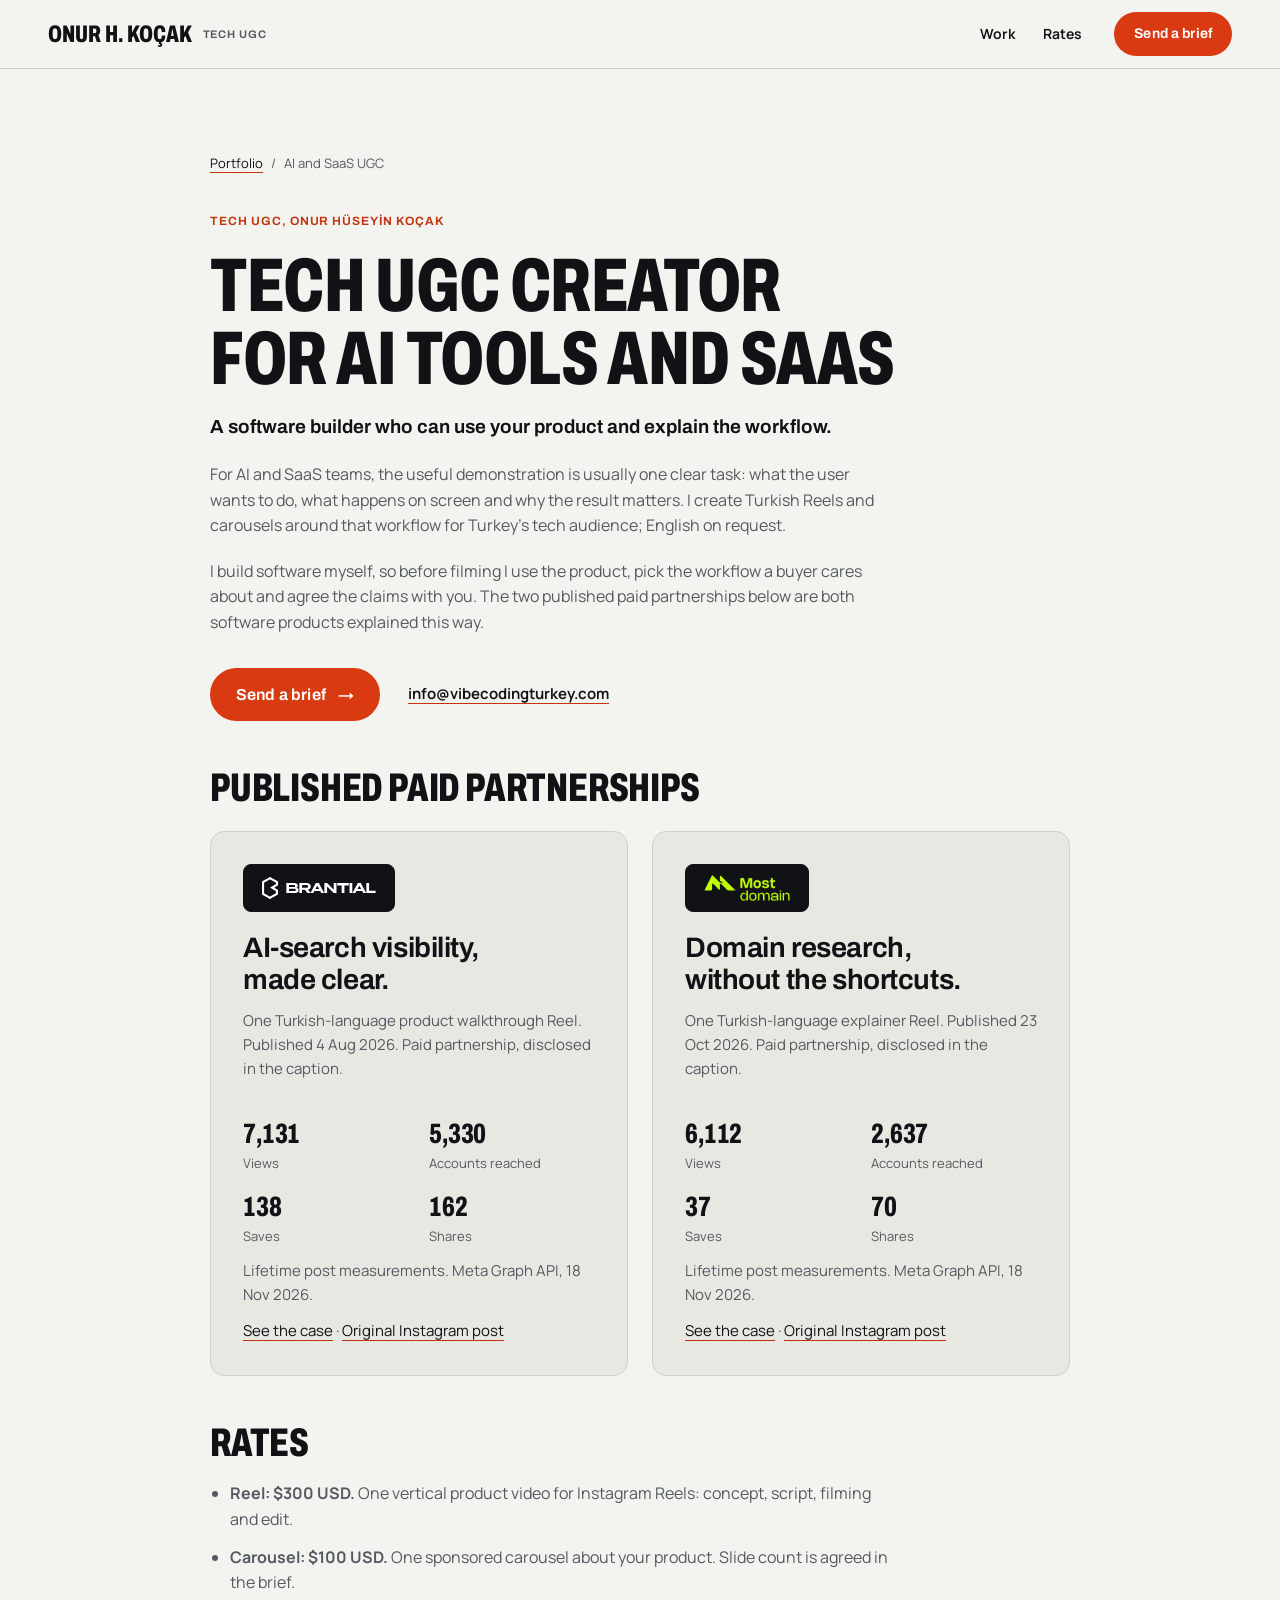
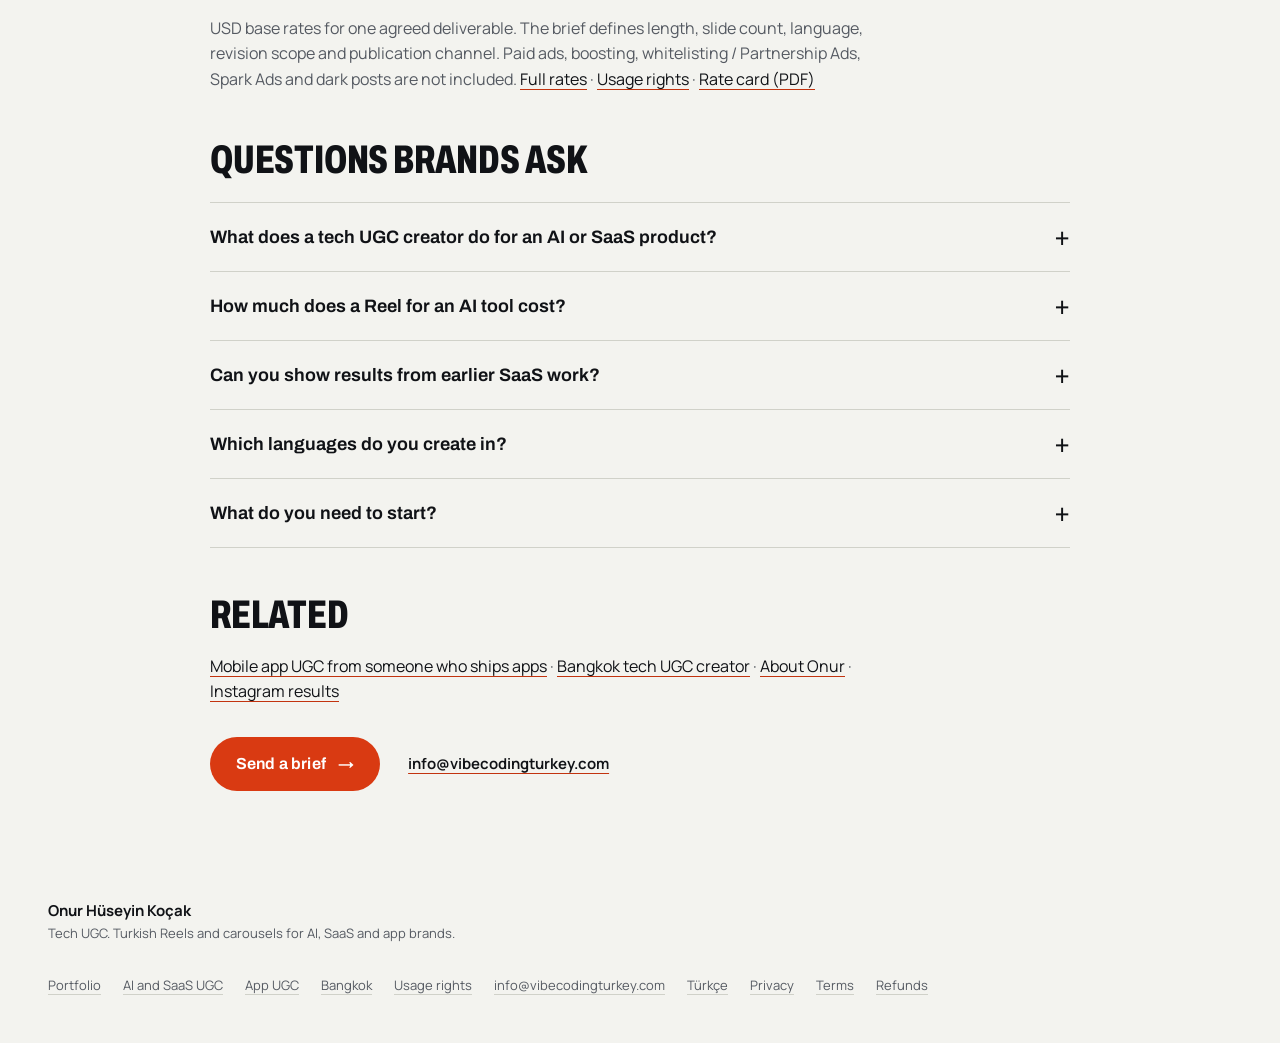
<file: ai-saas-ugc-creator/index.html>
<!doctype html><html lang="en"><head><meta charset="utf-8"><meta name="viewport" content="width=device-width,initial-scale=1"><title>Tech UGC creator for AI tools and SaaS | Onur Hüseyin Koçak</title><meta name="description" content="Tech UGC for AI tools and SaaS: published Brantial and Mostdomain Reels with dated Meta measurements. Reel $300, carousel $100 USD."><meta name="robots" content="index,follow,max-image-preview:large"><link rel="canonical" href="https://ugc-onur.vibecodingturkey.com/ai-saas-ugc-creator/"><meta name="color-scheme" content="light dark"><meta name="theme-color" content="#f3f3ef" media="(prefers-color-scheme: light)"><meta name="theme-color" content="#0c0e11" media="(prefers-color-scheme: dark)"><link rel="preload" href="/assets/fonts/archivo-variable.woff2" as="font" type="font/woff2" crossorigin><link rel="preload" href="/assets/fonts/manrope-variable.woff2" as="font" type="font/woff2" crossorigin><link rel="icon" href="/assets/favicon.svg"><link rel="stylesheet" href="/creator.css"><meta property="og:type" content="website"><meta property="og:site_name" content="Onur Hüseyin Koçak"><meta property="og:title" content="Tech UGC creator for AI tools and SaaS | Onur Hüseyin Koçak"><meta property="og:description" content="Tech UGC for AI tools and SaaS: published Brantial and Mostdomain Reels with dated Meta measurements. Reel $300, carousel $100 USD."><meta property="og:url" content="https://ugc-onur.vibecodingturkey.com/ai-saas-ugc-creator/"><meta property="og:image" content="https://ugc-onur.vibecodingturkey.com/assets/img/og-onur.jpg"><meta property="og:image:width" content="1200"><meta property="og:image:height" content="630"><meta property="og:image:alt" content="Onur Hüseyin Koçak, tech creator and software developer, at a recording microphone"><meta name="twitter:card" content="summary_large_image"><meta name="twitter:image" content="https://ugc-onur.vibecodingturkey.com/assets/img/og-onur.jpg"><script type="application/ld+json">{"@context":"https://schema.org","@graph":[{"@type":"Person","@id":"https://vibecodingturkey.com/onur-huseyin-kocak#person","name":"Onur Hüseyin Koçak","alternateName":["Onur Koçak","Onur Huseyin Kocak","onurhuseyinkocak.ai"],"url":"https://ugc-onur.vibecodingturkey.com/onur-huseyin-kocak/","jobTitle":["Tech UGC Creator","Software Developer"],"description":"Onur Hüseyin Koçak, a software builder and tech creator. I use your product first, then explain it in Turkish Reels and carousels that Turkey’s tech audience saves and shares. English on request.","image":{"@type":"ImageObject","@id":"https://ugc-onur.vibecodingturkey.com/#portrait","contentUrl":"https://ugc-onur.vibecodingturkey.com/assets/img/onur-900.webp","caption":"Onur Hüseyin Koçak, tech creator and software developer, at a recording microphone.","representativeOfPage":true,"license":"https://ugc-onur.vibecodingturkey.com/usage-rights/","acquireLicensePage":"https://ugc-onur.vibecodingturkey.com/#brief","creditText":"Onur Hüseyin Koçak"},"knowsLanguage":["tr","en"],"knowsAbout":["Tech UGC","AI tools","SaaS","Mobile apps","Instagram Reels","Instagram carousels","Vibe coding"],"homeLocation":{"@type":"Place","name":"Bangkok, Thailand"},"sameAs":["https://www.instagram.com/onurhuseyinkocak.ai/","https://www.youtube.com/@onurhuseyinkocak","https://github.com/onurhuseyinkocak","https://www.linkedin.com/in/onurhuseyinkocak","https://www.tiktok.com/@honored.ai"],"worksFor":{"@type":"Organization","name":"Vibe Coding Turkey","url":"https://vibecodingturkey.com"}},{"@type":"WebPage","url":"https://ugc-onur.vibecodingturkey.com/ai-saas-ugc-creator/","name":"Tech UGC creator for AI tools and SaaS | Onur Hüseyin Koçak","description":"Tech UGC for AI tools and SaaS: published Brantial and Mostdomain Reels with dated Meta measurements. Reel $300, carousel $100 USD.","inLanguage":"en","about":{"@id":"https://vibecodingturkey.com/onur-huseyin-kocak#person"},"dateModified":"2026-11-18T08:33:03.371Z"},{"@type":"BreadcrumbList","itemListElement":[{"@type":"ListItem","position":1,"name":"Onur Hüseyin Koçak","item":"https://ugc-onur.vibecodingturkey.com/"},{"@type":"ListItem","position":2,"name":"AI and SaaS UGC","item":"https://ugc-onur.vibecodingturkey.com/ai-saas-ugc-creator/"}]},{"@type":"FAQPage","mainEntity":[{"@type":"Question","name":"What does a tech UGC creator do for an AI or SaaS product?","acceptedAnswer":{"@type":"Answer","text":"I use the product, choose one workflow a buyer cares about and explain it on camera with a screen demo, as a vertical Reel or a carousel. The Brantial Reel is a published example: an AI-search visibility product explained as a walkthrough."}},{"@type":"Question","name":"How much does a Reel for an AI tool cost?","acceptedAnswer":{"@type":"Answer","text":"One Reel is $300 USD and one sponsored carousel is $100 USD. Length, slide count, language, revisions and publication channel are fixed in the written brief. Paid ads, whitelisting and extra usage are licensed separately."}},{"@type":"Question","name":"Can you show results from earlier SaaS work?","acceptedAnswer":{"@type":"Answer","text":"Yes. The Brantial Reel has 7,131 views, 5,330 accounts reached and 138 saves; the Mostdomain Reel has 6,112 views and 2,637 accounts reached (lifetime, Meta Graph API, measured 18 Nov 2026). These are post measurements, not sales or conversion figures, and no result is guaranteed."}},{"@type":"Question","name":"Which languages do you create in?","acceptedAnswer":{"@type":"Answer","text":"Turkish is the main language: the account and both published sponsored Reels are in Turkish, for an audience that is mostly in Turkey. English content is available on request; no English example is published yet."}},{"@type":"Question","name":"What do you need to start?","acceptedAnswer":{"@type":"Answer","text":"Product access that is sufficient to demonstrate the chosen workflow, the target audience, the claims the brand can substantiate, the deadline and the intended platforms."}}]},{"@type":"Service","@id":"https://ugc-onur.vibecodingturkey.com/#format-0","name":"Reel","description":"One vertical product video for Instagram Reels: concept, script, filming and edit.","provider":{"@id":"https://vibecodingturkey.com/onur-huseyin-kocak#person"},"offers":{"@type":"Offer","price":"300","priceCurrency":"USD","url":"https://ugc-onur.vibecodingturkey.com/#rates","description":"USD base rates for one agreed deliverable. The brief defines length, slide count, language, revision scope and publication channel. Paid ads, boosting, whitelisting / Partnership Ads, Spark Ads and dark posts are not included."}},{"@type":"Service","@id":"https://ugc-onur.vibecodingturkey.com/#format-1","name":"Carousel","description":"One sponsored carousel about your product. Slide count is agreed in the brief.","provider":{"@id":"https://vibecodingturkey.com/onur-huseyin-kocak#person"},"offers":{"@type":"Offer","price":"100","priceCurrency":"USD","url":"https://ugc-onur.vibecodingturkey.com/#rates","description":"USD base rates for one agreed deliverable. The brief defines length, slide count, language, revision scope and publication channel. Paid ads, boosting, whitelisting / Partnership Ads, Spark Ads and dark posts are not included."}},{"@type":"VideoObject","name":"Brantial: AI-search visibility, made clear.","description":"Explain what AI-search visibility means and show how Brantial helps a brand understand where it appears across AI search and answer engines.","thumbnailUrl":"https://ugc-onur.vibecodingturkey.com/assets/creator/18211971262345987.jpg","contentUrl":"https://ugc-onur.vibecodingturkey.com/assets/creator/18211971262345987.mp4","uploadDate":"2026-08-04T07:01:16.000Z","creator":{"@id":"https://vibecodingturkey.com/onur-huseyin-kocak#person"},"url":"https://www.instagram.com/reel/Dbm-NzGBpAW/","about":{"@type":"Organization","name":"Brantial","url":"https://brantial.ai/","sameAs":["https://www.instagram.com/brantialai/"]}},{"@type":"VideoObject","name":"Mostdomain: Domain research, without the shortcuts.","description":"Introduce Mostdomain by explaining domain history and topical fit, without promising automatic rankings.","thumbnailUrl":"https://ugc-onur.vibecodingturkey.com/assets/creator/17961609438230427.jpg","contentUrl":"https://ugc-onur.vibecodingturkey.com/assets/creator/17961609438230427.mp4","uploadDate":"2026-10-23T10:49:41.000Z","creator":{"@id":"https://vibecodingturkey.com/onur-huseyin-kocak#person"},"url":"https://www.instagram.com/reel/De1X_KdB12-/","about":{"@type":"Organization","name":"Mostdomain","url":"https://www.mostdomain.com/","sameAs":["https://www.instagram.com/mostdomain/"]}},{"@type":"Organization","name":"Brantial","url":"https://brantial.ai/","sameAs":["https://www.instagram.com/brantialai/"]},{"@type":"Organization","name":"Mostdomain","url":"https://www.mostdomain.com/","sameAs":["https://www.instagram.com/mostdomain/"]}]}</script><script defer src="/creator.js"></script></head><body><a class="skip" href="#main">Skip to content</a><header class="header"><div class="wrap header-in"><a class="wordmark" href="/">Onur H. Koçak<span>Tech UGC</span></a><nav aria-label="Main navigation"><a href="/#work">Work</a><a href="/#rates">Rates</a></nav><div class="header-actions"><a class="button small" href="/#brief">Send a brief</a></div></div></header><main id="main" class="wrap document"><nav class="crumbs" aria-label="Breadcrumb"><a href="/">Portfolio</a><span aria-hidden="true">/</span><span>AI and SaaS UGC</span></nav><p class="eyebrow">Tech UGC, <span lang="tr">Onur Hüseyin Koçak</span></p><h1>Tech UGC creator for AI tools and SaaS</h1><p class="hero-role">A software builder who can use your product and explain the workflow.</p><p>For AI and SaaS teams, the useful demonstration is usually one clear task: what the user wants to do, what happens on screen and why the result matters. I create Turkish Reels and carousels around that workflow for Turkey’s tech audience; English on request.</p><p>I build software myself, so before filming I use the product, pick the workflow a buyer cares about and agree the claims with you. The two published paid partnerships below are both software products explained this way.</p><div class="hero-actions"><a class="button" href="/#brief">Send a brief <span class="arr" aria-hidden="true">→</span></a><a class="text-link" href="mailto:info@vibecodingturkey.com?subject=Tech%20UGC%20collaboration">info@vibecodingturkey.com</a></div><h2>Published paid partnerships</h2><div class="proof-cards"><article class="proof-card"><span class="plate"><img src="/assets/brands/brantial.svg" alt="Brantial" width="394" height="76" loading="lazy"></span><h3>AI-search visibility, made clear.</h3><p>One Turkish-language product walkthrough Reel. Published 4 Aug 2026. Paid partnership, disclosed in the caption.</p><dl class="case-metrics"><div><dt>Views</dt><dd>7,131</dd></div><div><dt>Accounts reached</dt><dd>5,330</dd></div><div><dt>Saves</dt><dd>138</dd></div><div><dt>Shares</dt><dd>162</dd></div></dl><p class="source">Lifetime post measurements. Meta Graph API, <time datetime="2026-11-18T08:33:03.371Z">18 Nov 2026</time>.</p><p><a href="/#case-18211971262345987">See the case</a> · <a href="https://www.instagram.com/reel/Dbm-NzGBpAW/" rel="noopener noreferrer">Original Instagram post</a></p></article><article class="proof-card"><span class="plate"><img src="/assets/brands/mostdomain.png" alt="Mostdomain" width="512" height="155" loading="lazy"></span><h3>Domain research, without the shortcuts.</h3><p>One Turkish-language explainer Reel. Published 23 Oct 2026. Paid partnership, disclosed in the caption.</p><dl class="case-metrics"><div><dt>Views</dt><dd>6,112</dd></div><div><dt>Accounts reached</dt><dd>2,637</dd></div><div><dt>Saves</dt><dd>37</dd></div><div><dt>Shares</dt><dd>70</dd></div></dl><p class="source">Lifetime post measurements. Meta Graph API, <time datetime="2026-11-18T08:33:03.371Z">18 Nov 2026</time>.</p><p><a href="/#case-17961609438230427">See the case</a> · <a href="https://www.instagram.com/reel/De1X_KdB12-/" rel="noopener noreferrer">Original Instagram post</a></p></article></div><h2>Rates</h2><ul><li><strong>Reel: $300 USD.</strong> One vertical product video for Instagram Reels: concept, script, filming and edit.</li><li><strong>Carousel: $100 USD.</strong> One sponsored carousel about your product. Slide count is agreed in the brief.</li></ul><p>USD base rates for one agreed deliverable. The brief defines length, slide count, language, revision scope and publication channel. Paid ads, boosting, whitelisting / Partnership Ads, Spark Ads and dark posts are not included. <a href="/#rates">Full rates</a> · <a href="/usage-rights/">Usage rights</a> · <a href="/Onur_Huseyin_Kocak_UGC_Rate_Card_2026.pdf">Rate card (PDF)</a></p><h2>Questions brands ask</h2><div class="faq"><details><summary>What does a tech UGC creator do for an AI or SaaS product? <span aria-hidden="true">+</span></summary><p>I use the product, choose one workflow a buyer cares about and explain it on camera with a screen demo, as a vertical Reel or a carousel. The Brantial Reel is a published example: an AI-search visibility product explained as a walkthrough.</p></details><details><summary>How much does a Reel for an AI tool cost? <span aria-hidden="true">+</span></summary><p>One Reel is $300 USD and one sponsored carousel is $100 USD. Length, slide count, language, revisions and publication channel are fixed in the written brief. Paid ads, whitelisting and extra usage are licensed separately.</p></details><details><summary>Can you show results from earlier SaaS work? <span aria-hidden="true">+</span></summary><p>Yes. The Brantial Reel has 7,131 views, 5,330 accounts reached and 138 saves; the Mostdomain Reel has 6,112 views and 2,637 accounts reached (lifetime, Meta Graph API, measured 18 Nov 2026). These are post measurements, not sales or conversion figures, and no result is guaranteed.</p></details><details><summary>Which languages do you create in? <span aria-hidden="true">+</span></summary><p>Turkish is the main language: the account and both published sponsored Reels are in Turkish, for an audience that is mostly in Turkey. English content is available on request; no English example is published yet.</p></details><details><summary>What do you need to start? <span aria-hidden="true">+</span></summary><p>Product access that is sufficient to demonstrate the chosen workflow, the target audience, the claims the brand can substantiate, the deadline and the intended platforms.</p></details></div><h2>Related</h2><p><a href="/mobile-app-ugc-creator/">Mobile app UGC from someone who ships apps</a> · <a href="/bangkok-ugc-creator/">Bangkok tech UGC creator</a> · <a href="/onur-huseyin-kocak/">About Onur</a> · <a href="/#results">Instagram results</a></p><div class="hero-actions"><a class="button" href="/#brief">Send a brief <span class="arr" aria-hidden="true">→</span></a><a class="text-link" href="mailto:info@vibecodingturkey.com?subject=Tech%20UGC%20collaboration">info@vibecodingturkey.com</a></div></main><footer class="footer wrap"><div><strong>Onur Hüseyin Koçak</strong><p>Tech UGC. Turkish Reels and carousels for AI, SaaS and app brands.</p></div><div class="footer-links"><a href="/">Portfolio</a><a href="/ai-saas-ugc-creator/">AI and SaaS UGC</a><a href="/mobile-app-ugc-creator/">App UGC</a><a href="/bangkok-ugc-creator/">Bangkok</a><a href="/usage-rights/">Usage rights</a><a href="mailto:info@vibecodingturkey.com?subject=Tech%20UGC%20collaboration">info@vibecodingturkey.com</a><a href="/tr/" lang="tr" hreflang="tr">Türkçe</a><a href="https://vibecodingturkey.com/en/privacy">Privacy</a><a href="https://vibecodingturkey.com/en/terms">Terms</a><a href="https://vibecodingturkey.com/en/refund-policy">Refunds</a></div></footer></body></html>
</file>
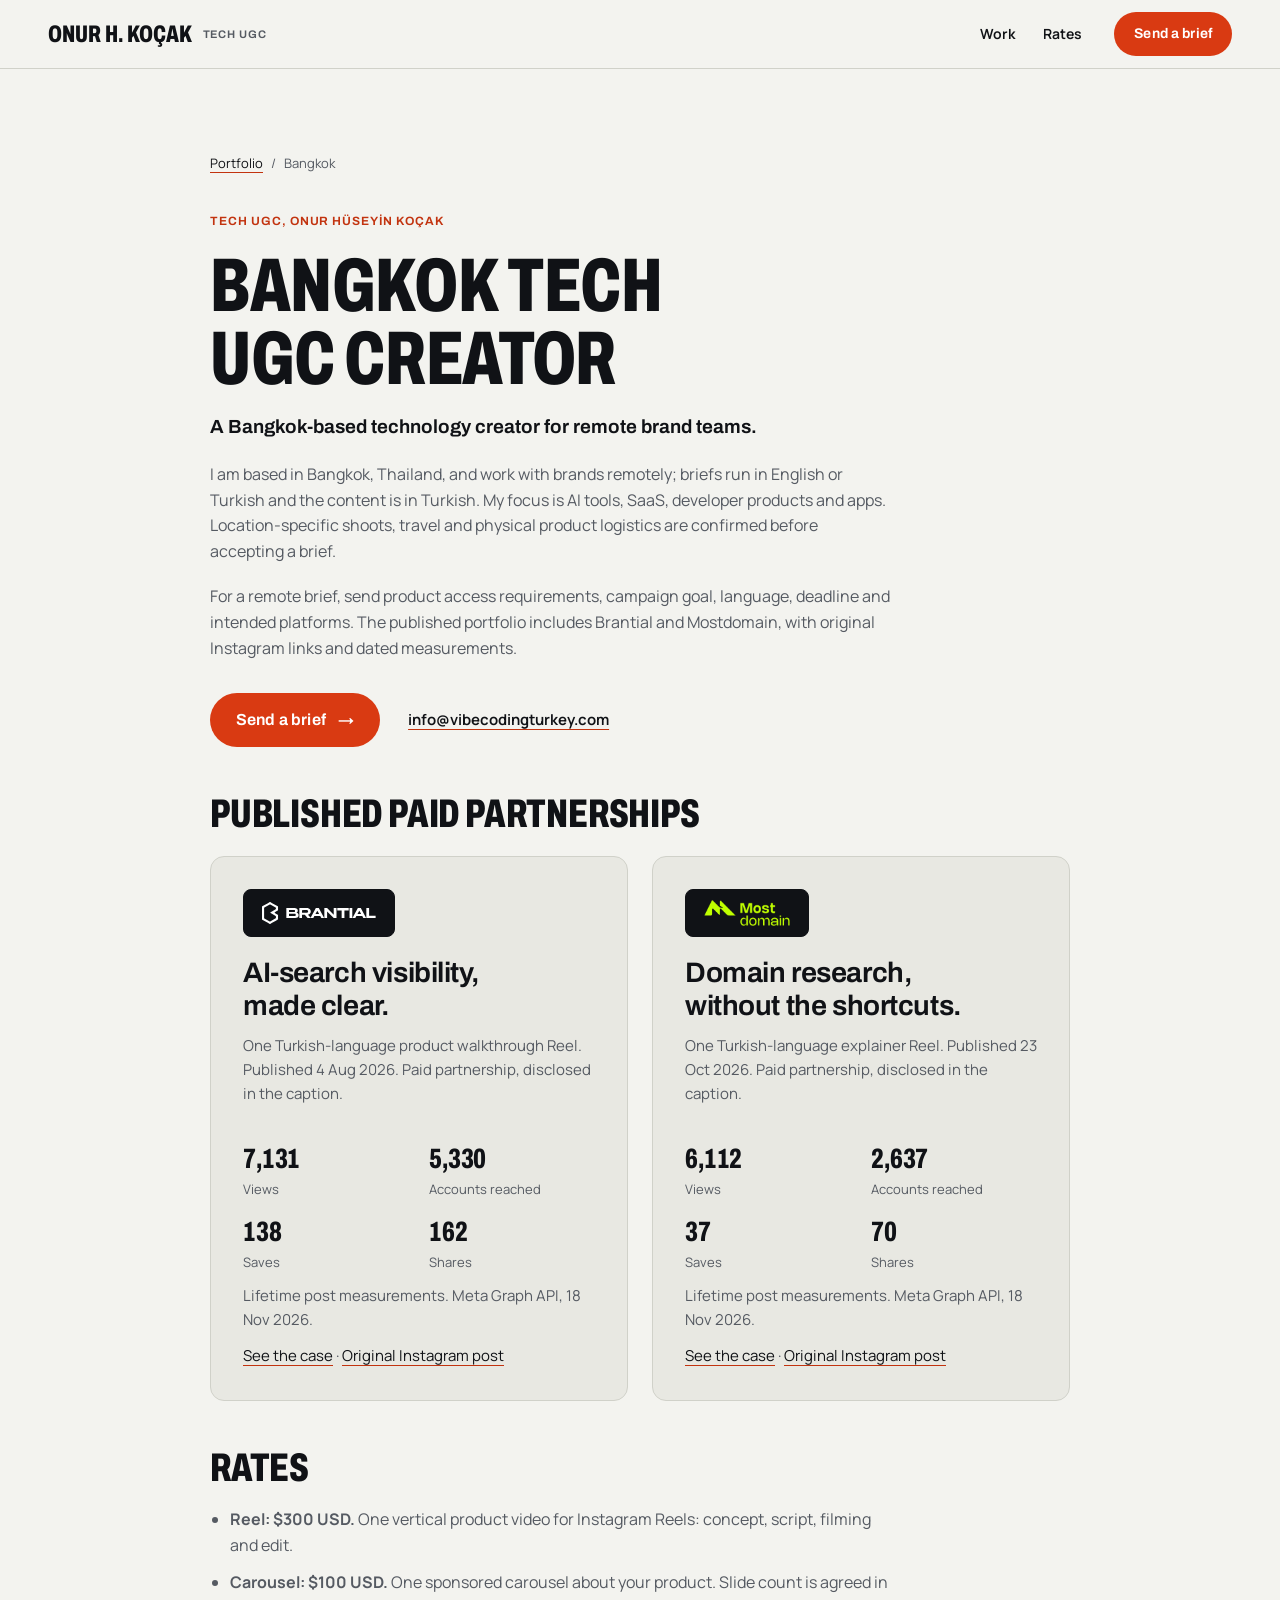
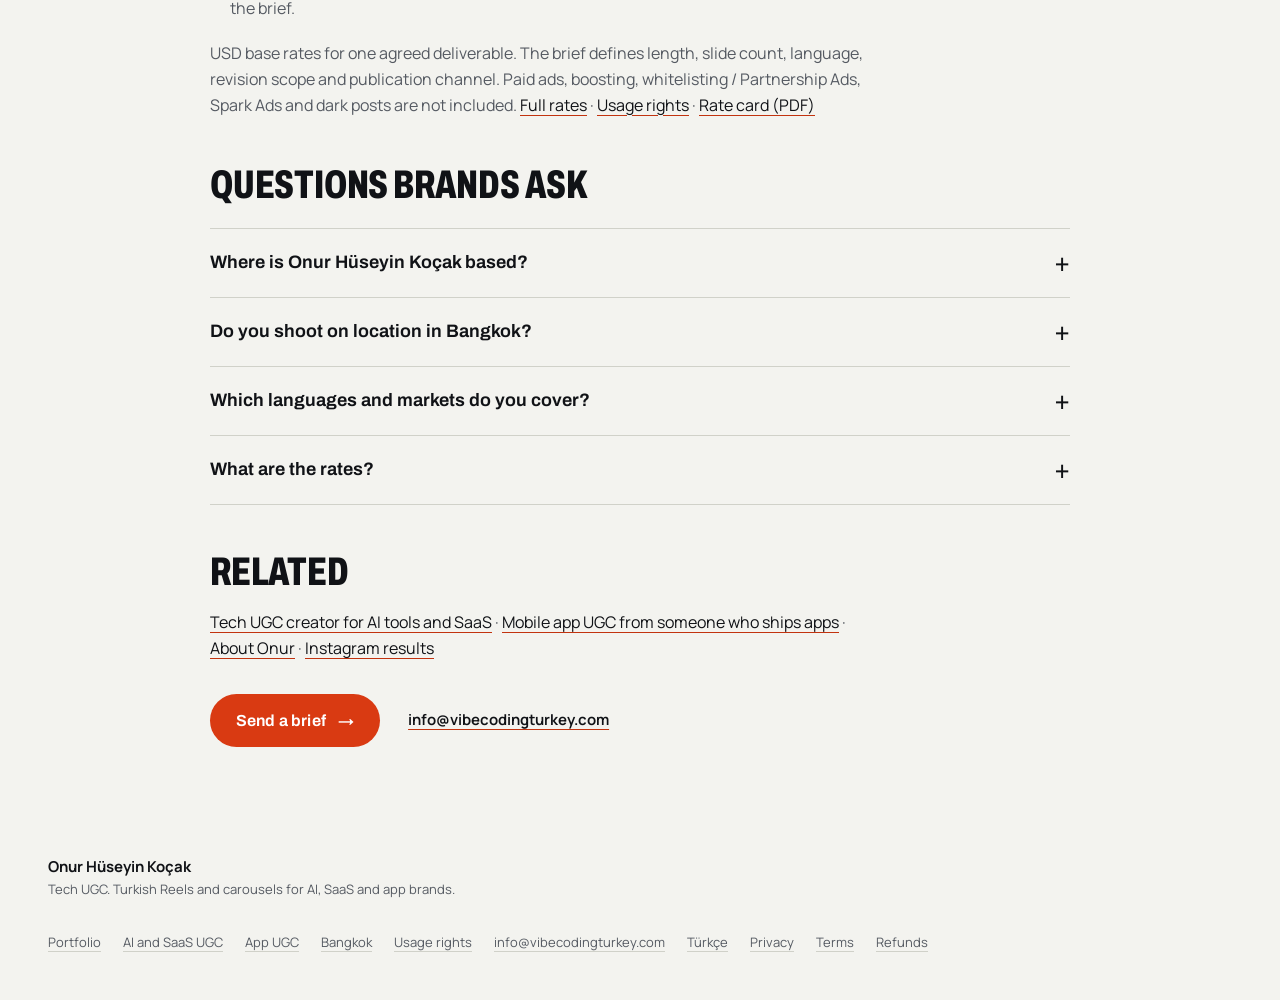
<file: bangkok-ugc-creator/index.html>
<!doctype html><html lang="en"><head><meta charset="utf-8"><meta name="viewport" content="width=device-width,initial-scale=1"><title>Bangkok tech UGC creator for the Turkish market | Onur Hüseyin Koçak</title><meta name="description" content="Bangkok-based tech UGC creator producing Turkish content for AI, SaaS and app brands, with briefs in English or Turkish. Reel $300, carousel $100 USD."><meta name="robots" content="index,follow,max-image-preview:large"><link rel="canonical" href="https://ugc-onur.vibecodingturkey.com/bangkok-ugc-creator/"><meta name="color-scheme" content="light dark"><meta name="theme-color" content="#f3f3ef" media="(prefers-color-scheme: light)"><meta name="theme-color" content="#0c0e11" media="(prefers-color-scheme: dark)"><link rel="preload" href="/assets/fonts/archivo-variable.woff2" as="font" type="font/woff2" crossorigin><link rel="preload" href="/assets/fonts/manrope-variable.woff2" as="font" type="font/woff2" crossorigin><link rel="icon" href="/assets/favicon.svg"><link rel="stylesheet" href="/creator.css"><meta property="og:type" content="website"><meta property="og:site_name" content="Onur Hüseyin Koçak"><meta property="og:title" content="Bangkok tech UGC creator for the Turkish market | Onur Hüseyin Koçak"><meta property="og:description" content="Bangkok-based tech UGC creator producing Turkish content for AI, SaaS and app brands, with briefs in English or Turkish. Reel $300, carousel $100 USD."><meta property="og:url" content="https://ugc-onur.vibecodingturkey.com/bangkok-ugc-creator/"><meta property="og:image" content="https://ugc-onur.vibecodingturkey.com/assets/img/og-onur.jpg"><meta property="og:image:width" content="1200"><meta property="og:image:height" content="630"><meta property="og:image:alt" content="Onur Hüseyin Koçak, tech creator and software developer, at a recording microphone"><meta name="twitter:card" content="summary_large_image"><meta name="twitter:image" content="https://ugc-onur.vibecodingturkey.com/assets/img/og-onur.jpg"><script type="application/ld+json">{"@context":"https://schema.org","@graph":[{"@type":"Person","@id":"https://vibecodingturkey.com/onur-huseyin-kocak#person","name":"Onur Hüseyin Koçak","alternateName":["Onur Koçak","Onur Huseyin Kocak","onurhuseyinkocak.ai"],"url":"https://ugc-onur.vibecodingturkey.com/onur-huseyin-kocak/","jobTitle":["Tech UGC Creator","Software Developer"],"description":"Onur Hüseyin Koçak, a software builder and tech creator. I use your product first, then explain it in Turkish Reels and carousels that Turkey’s tech audience saves and shares. English on request.","image":{"@type":"ImageObject","@id":"https://ugc-onur.vibecodingturkey.com/#portrait","contentUrl":"https://ugc-onur.vibecodingturkey.com/assets/img/onur-900.webp","caption":"Onur Hüseyin Koçak, tech creator and software developer, at a recording microphone.","representativeOfPage":true,"license":"https://ugc-onur.vibecodingturkey.com/usage-rights/","acquireLicensePage":"https://ugc-onur.vibecodingturkey.com/#brief","creditText":"Onur Hüseyin Koçak"},"knowsLanguage":["tr","en"],"knowsAbout":["Tech UGC","AI tools","SaaS","Mobile apps","Instagram Reels","Instagram carousels","Vibe coding"],"homeLocation":{"@type":"Place","name":"Bangkok, Thailand"},"sameAs":["https://www.instagram.com/onurhuseyinkocak.ai/","https://www.youtube.com/@onurhuseyinkocak","https://github.com/onurhuseyinkocak","https://www.linkedin.com/in/onurhuseyinkocak","https://www.tiktok.com/@honored.ai"],"worksFor":{"@type":"Organization","name":"Vibe Coding Turkey","url":"https://vibecodingturkey.com"}},{"@type":"WebPage","url":"https://ugc-onur.vibecodingturkey.com/bangkok-ugc-creator/","name":"Bangkok tech UGC creator for the Turkish market | Onur Hüseyin Koçak","description":"Bangkok-based tech UGC creator producing Turkish content for AI, SaaS and app brands, with briefs in English or Turkish. Reel $300, carousel $100 USD.","inLanguage":"en","about":{"@id":"https://vibecodingturkey.com/onur-huseyin-kocak#person"},"dateModified":"2026-11-18T08:33:03.371Z"},{"@type":"BreadcrumbList","itemListElement":[{"@type":"ListItem","position":1,"name":"Onur Hüseyin Koçak","item":"https://ugc-onur.vibecodingturkey.com/"},{"@type":"ListItem","position":2,"name":"Bangkok","item":"https://ugc-onur.vibecodingturkey.com/bangkok-ugc-creator/"}]},{"@type":"FAQPage","mainEntity":[{"@type":"Question","name":"Where is Onur Hüseyin Koçak based?","acceptedAnswer":{"@type":"Answer","text":"In Bangkok, Thailand (Indochina Time, UTC+7). Work with brands is remote."}},{"@type":"Question","name":"Do you shoot on location in Bangkok?","acceptedAnswer":{"@type":"Answer","text":"Software products are filmed in my own setup with screen demos. Location-specific shoots, travel and physical product logistics are confirmed before a brief is accepted."}},{"@type":"Question","name":"Which languages and markets do you cover?","acceptedAnswer":{"@type":"Answer","text":"The content is in Turkish for an audience that is mostly in Turkey; the Instagram account @onurhuseyinkocak.ai and both published sponsored Reels are in Turkish. English content is available on request."}},{"@type":"Question","name":"What are the rates?","acceptedAnswer":{"@type":"Answer","text":"One Reel is $300 USD and one sponsored carousel is $100 USD. Length, slide count, language, revisions and publication channel are fixed in the written brief. Paid ads, whitelisting and extra usage are licensed separately."}}]},{"@type":"Service","@id":"https://ugc-onur.vibecodingturkey.com/#format-0","name":"Reel","description":"One vertical product video for Instagram Reels: concept, script, filming and edit.","provider":{"@id":"https://vibecodingturkey.com/onur-huseyin-kocak#person"},"offers":{"@type":"Offer","price":"300","priceCurrency":"USD","url":"https://ugc-onur.vibecodingturkey.com/#rates","description":"USD base rates for one agreed deliverable. The brief defines length, slide count, language, revision scope and publication channel. Paid ads, boosting, whitelisting / Partnership Ads, Spark Ads and dark posts are not included."}},{"@type":"Service","@id":"https://ugc-onur.vibecodingturkey.com/#format-1","name":"Carousel","description":"One sponsored carousel about your product. Slide count is agreed in the brief.","provider":{"@id":"https://vibecodingturkey.com/onur-huseyin-kocak#person"},"offers":{"@type":"Offer","price":"100","priceCurrency":"USD","url":"https://ugc-onur.vibecodingturkey.com/#rates","description":"USD base rates for one agreed deliverable. The brief defines length, slide count, language, revision scope and publication channel. Paid ads, boosting, whitelisting / Partnership Ads, Spark Ads and dark posts are not included."}},{"@type":"VideoObject","name":"Brantial: AI-search visibility, made clear.","description":"Explain what AI-search visibility means and show how Brantial helps a brand understand where it appears across AI search and answer engines.","thumbnailUrl":"https://ugc-onur.vibecodingturkey.com/assets/creator/18211971262345987.jpg","contentUrl":"https://ugc-onur.vibecodingturkey.com/assets/creator/18211971262345987.mp4","uploadDate":"2026-08-04T07:01:16.000Z","creator":{"@id":"https://vibecodingturkey.com/onur-huseyin-kocak#person"},"url":"https://www.instagram.com/reel/Dbm-NzGBpAW/","about":{"@type":"Organization","name":"Brantial","url":"https://brantial.ai/","sameAs":["https://www.instagram.com/brantialai/"]}},{"@type":"VideoObject","name":"Mostdomain: Domain research, without the shortcuts.","description":"Introduce Mostdomain by explaining domain history and topical fit, without promising automatic rankings.","thumbnailUrl":"https://ugc-onur.vibecodingturkey.com/assets/creator/17961609438230427.jpg","contentUrl":"https://ugc-onur.vibecodingturkey.com/assets/creator/17961609438230427.mp4","uploadDate":"2026-10-23T10:49:41.000Z","creator":{"@id":"https://vibecodingturkey.com/onur-huseyin-kocak#person"},"url":"https://www.instagram.com/reel/De1X_KdB12-/","about":{"@type":"Organization","name":"Mostdomain","url":"https://www.mostdomain.com/","sameAs":["https://www.instagram.com/mostdomain/"]}},{"@type":"Organization","name":"Brantial","url":"https://brantial.ai/","sameAs":["https://www.instagram.com/brantialai/"]},{"@type":"Organization","name":"Mostdomain","url":"https://www.mostdomain.com/","sameAs":["https://www.instagram.com/mostdomain/"]}]}</script><script defer src="/creator.js"></script></head><body><a class="skip" href="#main">Skip to content</a><header class="header"><div class="wrap header-in"><a class="wordmark" href="/">Onur H. Koçak<span>Tech UGC</span></a><nav aria-label="Main navigation"><a href="/#work">Work</a><a href="/#rates">Rates</a></nav><div class="header-actions"><a class="button small" href="/#brief">Send a brief</a></div></div></header><main id="main" class="wrap document"><nav class="crumbs" aria-label="Breadcrumb"><a href="/">Portfolio</a><span aria-hidden="true">/</span><span>Bangkok</span></nav><p class="eyebrow">Tech UGC, <span lang="tr">Onur Hüseyin Koçak</span></p><h1>Bangkok tech UGC creator</h1><p class="hero-role">A Bangkok-based technology creator for remote brand teams.</p><p>I am based in Bangkok, Thailand, and work with brands remotely; briefs run in English or Turkish and the content is in Turkish. My focus is AI tools, SaaS, developer products and apps. Location-specific shoots, travel and physical product logistics are confirmed before accepting a brief.</p><p>For a remote brief, send product access requirements, campaign goal, language, deadline and intended platforms. The published portfolio includes Brantial and Mostdomain, with original Instagram links and dated measurements.</p><div class="hero-actions"><a class="button" href="/#brief">Send a brief <span class="arr" aria-hidden="true">→</span></a><a class="text-link" href="mailto:info@vibecodingturkey.com?subject=Tech%20UGC%20collaboration">info@vibecodingturkey.com</a></div><h2>Published paid partnerships</h2><div class="proof-cards"><article class="proof-card"><span class="plate"><img src="/assets/brands/brantial.svg" alt="Brantial" width="394" height="76" loading="lazy"></span><h3>AI-search visibility, made clear.</h3><p>One Turkish-language product walkthrough Reel. Published 4 Aug 2026. Paid partnership, disclosed in the caption.</p><dl class="case-metrics"><div><dt>Views</dt><dd>7,131</dd></div><div><dt>Accounts reached</dt><dd>5,330</dd></div><div><dt>Saves</dt><dd>138</dd></div><div><dt>Shares</dt><dd>162</dd></div></dl><p class="source">Lifetime post measurements. Meta Graph API, <time datetime="2026-11-18T08:33:03.371Z">18 Nov 2026</time>.</p><p><a href="/#case-18211971262345987">See the case</a> · <a href="https://www.instagram.com/reel/Dbm-NzGBpAW/" rel="noopener noreferrer">Original Instagram post</a></p></article><article class="proof-card"><span class="plate"><img src="/assets/brands/mostdomain.png" alt="Mostdomain" width="512" height="155" loading="lazy"></span><h3>Domain research, without the shortcuts.</h3><p>One Turkish-language explainer Reel. Published 23 Oct 2026. Paid partnership, disclosed in the caption.</p><dl class="case-metrics"><div><dt>Views</dt><dd>6,112</dd></div><div><dt>Accounts reached</dt><dd>2,637</dd></div><div><dt>Saves</dt><dd>37</dd></div><div><dt>Shares</dt><dd>70</dd></div></dl><p class="source">Lifetime post measurements. Meta Graph API, <time datetime="2026-11-18T08:33:03.371Z">18 Nov 2026</time>.</p><p><a href="/#case-17961609438230427">See the case</a> · <a href="https://www.instagram.com/reel/De1X_KdB12-/" rel="noopener noreferrer">Original Instagram post</a></p></article></div><h2>Rates</h2><ul><li><strong>Reel: $300 USD.</strong> One vertical product video for Instagram Reels: concept, script, filming and edit.</li><li><strong>Carousel: $100 USD.</strong> One sponsored carousel about your product. Slide count is agreed in the brief.</li></ul><p>USD base rates for one agreed deliverable. The brief defines length, slide count, language, revision scope and publication channel. Paid ads, boosting, whitelisting / Partnership Ads, Spark Ads and dark posts are not included. <a href="/#rates">Full rates</a> · <a href="/usage-rights/">Usage rights</a> · <a href="/Onur_Huseyin_Kocak_UGC_Rate_Card_2026.pdf">Rate card (PDF)</a></p><h2>Questions brands ask</h2><div class="faq"><details><summary>Where is Onur Hüseyin Koçak based? <span aria-hidden="true">+</span></summary><p>In Bangkok, Thailand (Indochina Time, UTC+7). Work with brands is remote.</p></details><details><summary>Do you shoot on location in Bangkok? <span aria-hidden="true">+</span></summary><p>Software products are filmed in my own setup with screen demos. Location-specific shoots, travel and physical product logistics are confirmed before a brief is accepted.</p></details><details><summary>Which languages and markets do you cover? <span aria-hidden="true">+</span></summary><p>The content is in Turkish for an audience that is mostly in Turkey; the Instagram account @onurhuseyinkocak.ai and both published sponsored Reels are in Turkish. English content is available on request.</p></details><details><summary>What are the rates? <span aria-hidden="true">+</span></summary><p>One Reel is $300 USD and one sponsored carousel is $100 USD. Length, slide count, language, revisions and publication channel are fixed in the written brief. Paid ads, whitelisting and extra usage are licensed separately.</p></details></div><h2>Related</h2><p><a href="/ai-saas-ugc-creator/">Tech UGC creator for AI tools and SaaS</a> · <a href="/mobile-app-ugc-creator/">Mobile app UGC from someone who ships apps</a> · <a href="/onur-huseyin-kocak/">About Onur</a> · <a href="/#results">Instagram results</a></p><div class="hero-actions"><a class="button" href="/#brief">Send a brief <span class="arr" aria-hidden="true">→</span></a><a class="text-link" href="mailto:info@vibecodingturkey.com?subject=Tech%20UGC%20collaboration">info@vibecodingturkey.com</a></div></main><footer class="footer wrap"><div><strong>Onur Hüseyin Koçak</strong><p>Tech UGC. Turkish Reels and carousels for AI, SaaS and app brands.</p></div><div class="footer-links"><a href="/">Portfolio</a><a href="/ai-saas-ugc-creator/">AI and SaaS UGC</a><a href="/mobile-app-ugc-creator/">App UGC</a><a href="/bangkok-ugc-creator/">Bangkok</a><a href="/usage-rights/">Usage rights</a><a href="mailto:info@vibecodingturkey.com?subject=Tech%20UGC%20collaboration">info@vibecodingturkey.com</a><a href="/tr/" lang="tr" hreflang="tr">Türkçe</a><a href="https://vibecodingturkey.com/en/privacy">Privacy</a><a href="https://vibecodingturkey.com/en/terms">Terms</a><a href="https://vibecodingturkey.com/en/refund-policy">Refunds</a></div></footer></body></html>
</file>
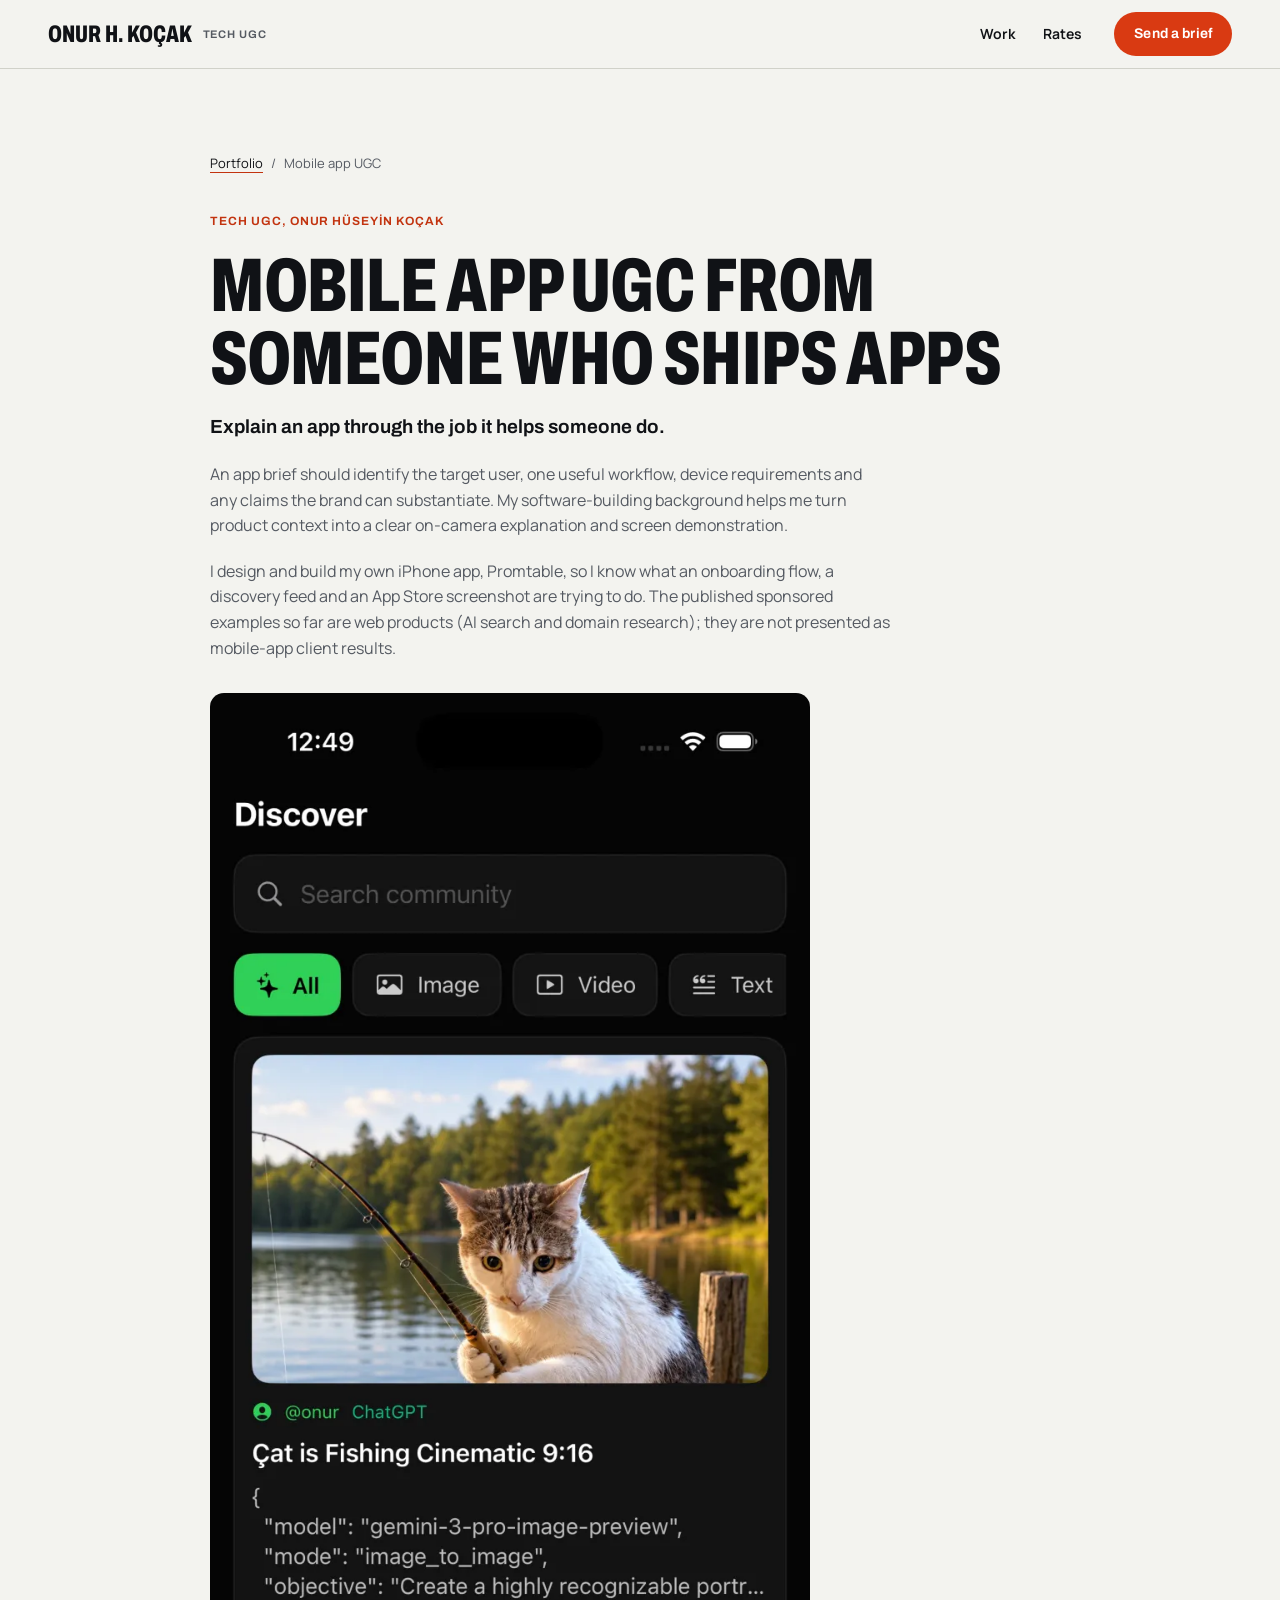
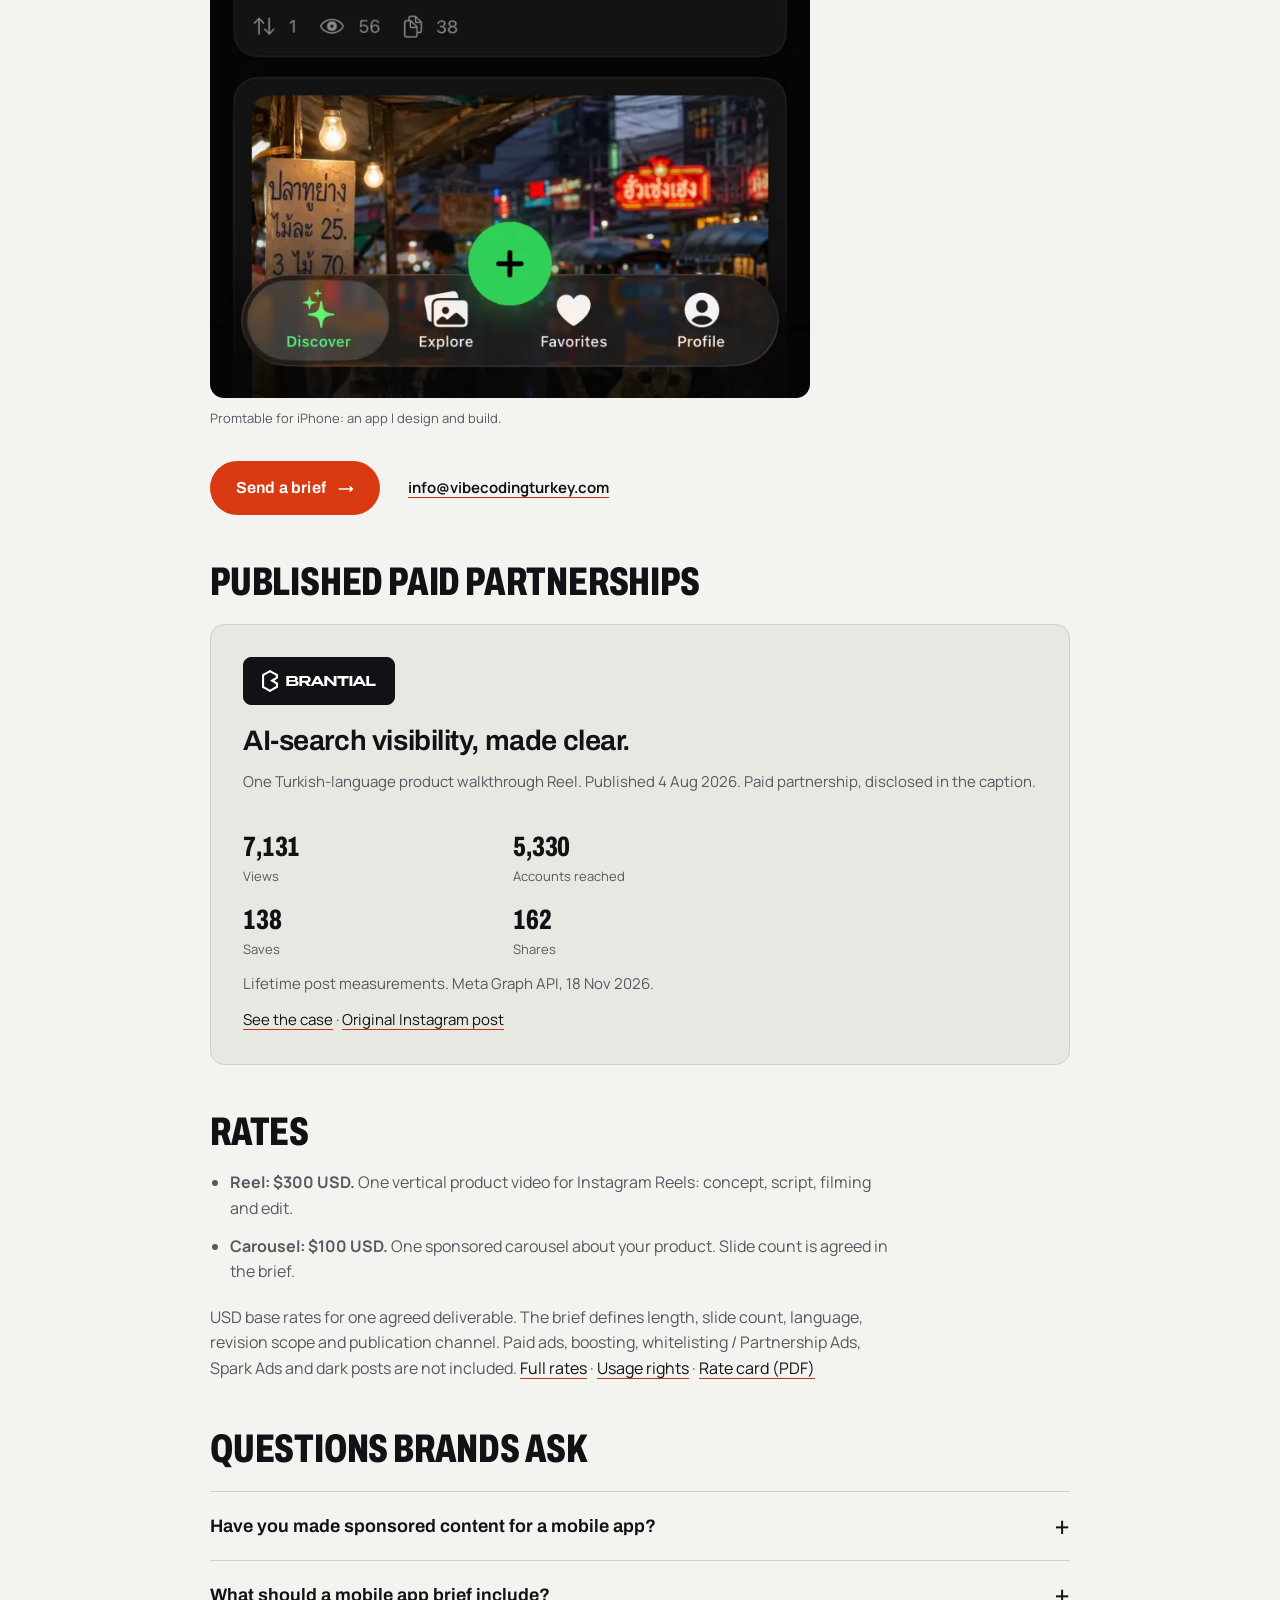
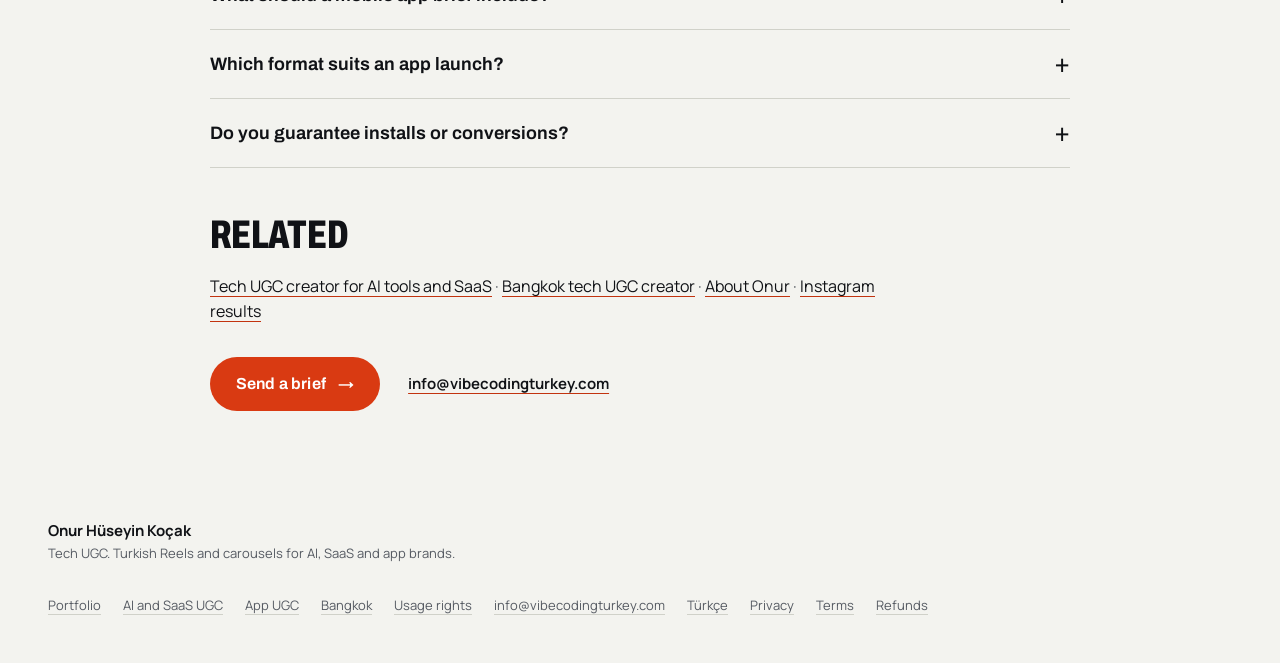
<file: mobile-app-ugc-creator/index.html>
<!doctype html><html lang="en"><head><meta charset="utf-8"><meta name="viewport" content="width=device-width,initial-scale=1"><title>Mobile app UGC creator | Onur Hüseyin Koçak</title><meta name="description" content="Mobile app UGC by a developer who builds his own iPhone app. Turkish Reels and carousels for Turkey’s tech audience. Reel $300, carousel $100 USD."><meta name="robots" content="index,follow,max-image-preview:large"><link rel="canonical" href="https://ugc-onur.vibecodingturkey.com/mobile-app-ugc-creator/"><meta name="color-scheme" content="light dark"><meta name="theme-color" content="#f3f3ef" media="(prefers-color-scheme: light)"><meta name="theme-color" content="#0c0e11" media="(prefers-color-scheme: dark)"><link rel="preload" href="/assets/fonts/archivo-variable.woff2" as="font" type="font/woff2" crossorigin><link rel="preload" href="/assets/fonts/manrope-variable.woff2" as="font" type="font/woff2" crossorigin><link rel="icon" href="/assets/favicon.svg"><link rel="stylesheet" href="/creator.css"><meta property="og:type" content="website"><meta property="og:site_name" content="Onur Hüseyin Koçak"><meta property="og:title" content="Mobile app UGC creator | Onur Hüseyin Koçak"><meta property="og:description" content="Mobile app UGC by a developer who builds his own iPhone app. Turkish Reels and carousels for Turkey’s tech audience. Reel $300, carousel $100 USD."><meta property="og:url" content="https://ugc-onur.vibecodingturkey.com/mobile-app-ugc-creator/"><meta property="og:image" content="https://ugc-onur.vibecodingturkey.com/assets/img/og-onur.jpg"><meta property="og:image:width" content="1200"><meta property="og:image:height" content="630"><meta property="og:image:alt" content="Onur Hüseyin Koçak, tech creator and software developer, at a recording microphone"><meta name="twitter:card" content="summary_large_image"><meta name="twitter:image" content="https://ugc-onur.vibecodingturkey.com/assets/img/og-onur.jpg"><script type="application/ld+json">{"@context":"https://schema.org","@graph":[{"@type":"Person","@id":"https://vibecodingturkey.com/onur-huseyin-kocak#person","name":"Onur Hüseyin Koçak","alternateName":["Onur Koçak","Onur Huseyin Kocak","onurhuseyinkocak.ai"],"url":"https://ugc-onur.vibecodingturkey.com/onur-huseyin-kocak/","jobTitle":["Tech UGC Creator","Software Developer"],"description":"Onur Hüseyin Koçak, a software builder and tech creator. I use your product first, then explain it in Turkish Reels and carousels that Turkey’s tech audience saves and shares. English on request.","image":{"@type":"ImageObject","@id":"https://ugc-onur.vibecodingturkey.com/#portrait","contentUrl":"https://ugc-onur.vibecodingturkey.com/assets/img/onur-900.webp","caption":"Onur Hüseyin Koçak, tech creator and software developer, at a recording microphone.","representativeOfPage":true,"license":"https://ugc-onur.vibecodingturkey.com/usage-rights/","acquireLicensePage":"https://ugc-onur.vibecodingturkey.com/#brief","creditText":"Onur Hüseyin Koçak"},"knowsLanguage":["tr","en"],"knowsAbout":["Tech UGC","AI tools","SaaS","Mobile apps","Instagram Reels","Instagram carousels","Vibe coding"],"homeLocation":{"@type":"Place","name":"Bangkok, Thailand"},"sameAs":["https://www.instagram.com/onurhuseyinkocak.ai/","https://www.youtube.com/@onurhuseyinkocak","https://github.com/onurhuseyinkocak","https://www.linkedin.com/in/onurhuseyinkocak","https://www.tiktok.com/@honored.ai"],"worksFor":{"@type":"Organization","name":"Vibe Coding Turkey","url":"https://vibecodingturkey.com"}},{"@type":"WebPage","url":"https://ugc-onur.vibecodingturkey.com/mobile-app-ugc-creator/","name":"Mobile app UGC creator | Onur Hüseyin Koçak","description":"Mobile app UGC by a developer who builds his own iPhone app. Turkish Reels and carousels for Turkey’s tech audience. Reel $300, carousel $100 USD.","inLanguage":"en","about":{"@id":"https://vibecodingturkey.com/onur-huseyin-kocak#person"},"dateModified":"2026-11-18T08:33:03.371Z"},{"@type":"BreadcrumbList","itemListElement":[{"@type":"ListItem","position":1,"name":"Onur Hüseyin Koçak","item":"https://ugc-onur.vibecodingturkey.com/"},{"@type":"ListItem","position":2,"name":"Mobile app UGC","item":"https://ugc-onur.vibecodingturkey.com/mobile-app-ugc-creator/"}]},{"@type":"FAQPage","mainEntity":[{"@type":"Question","name":"Have you made sponsored content for a mobile app?","acceptedAnswer":{"@type":"Answer","text":"Not yet. My published paid partnerships are Brantial and Mostdomain, both web products. I build my own iPhone app, Promtable, so I can demonstrate an app workflow from the builder’s side."}},{"@type":"Question","name":"What should a mobile app brief include?","acceptedAnswer":{"@type":"Answer","text":"The target user, one workflow to demonstrate, device and account requirements, the claims the brand can substantiate, the launch or deadline date and the platforms where the content will run."}},{"@type":"Question","name":"Which format suits an app launch?","acceptedAnswer":{"@type":"Answer","text":"A Reel suits a single workflow shown on screen; a carousel suits a step-by-step explanation people save. One Reel is $300 USD and one sponsored carousel is $100 USD. Length, slide count, language, revisions and publication channel are fixed in the written brief. Paid ads, whitelisting and extra usage are licensed separately."}},{"@type":"Question","name":"Do you guarantee installs or conversions?","acceptedAnswer":{"@type":"Answer","text":"No. Sponsored content is disclosed, and views, installs, sales, rankings and conversions are not guaranteed. I publish dated measurements for the work instead."}}]},{"@type":"Service","@id":"https://ugc-onur.vibecodingturkey.com/#format-0","name":"Reel","description":"One vertical product video for Instagram Reels: concept, script, filming and edit.","provider":{"@id":"https://vibecodingturkey.com/onur-huseyin-kocak#person"},"offers":{"@type":"Offer","price":"300","priceCurrency":"USD","url":"https://ugc-onur.vibecodingturkey.com/#rates","description":"USD base rates for one agreed deliverable. The brief defines length, slide count, language, revision scope and publication channel. Paid ads, boosting, whitelisting / Partnership Ads, Spark Ads and dark posts are not included."}},{"@type":"Service","@id":"https://ugc-onur.vibecodingturkey.com/#format-1","name":"Carousel","description":"One sponsored carousel about your product. Slide count is agreed in the brief.","provider":{"@id":"https://vibecodingturkey.com/onur-huseyin-kocak#person"},"offers":{"@type":"Offer","price":"100","priceCurrency":"USD","url":"https://ugc-onur.vibecodingturkey.com/#rates","description":"USD base rates for one agreed deliverable. The brief defines length, slide count, language, revision scope and publication channel. Paid ads, boosting, whitelisting / Partnership Ads, Spark Ads and dark posts are not included."}},{"@type":"VideoObject","name":"Brantial: AI-search visibility, made clear.","description":"Explain what AI-search visibility means and show how Brantial helps a brand understand where it appears across AI search and answer engines.","thumbnailUrl":"https://ugc-onur.vibecodingturkey.com/assets/creator/18211971262345987.jpg","contentUrl":"https://ugc-onur.vibecodingturkey.com/assets/creator/18211971262345987.mp4","uploadDate":"2026-08-04T07:01:16.000Z","creator":{"@id":"https://vibecodingturkey.com/onur-huseyin-kocak#person"},"url":"https://www.instagram.com/reel/Dbm-NzGBpAW/","about":{"@type":"Organization","name":"Brantial","url":"https://brantial.ai/","sameAs":["https://www.instagram.com/brantialai/"]}},{"@type":"Organization","name":"Brantial","url":"https://brantial.ai/","sameAs":["https://www.instagram.com/brantialai/"]}]}</script><script defer src="/creator.js"></script></head><body><a class="skip" href="#main">Skip to content</a><header class="header"><div class="wrap header-in"><a class="wordmark" href="/">Onur H. Koçak<span>Tech UGC</span></a><nav aria-label="Main navigation"><a href="/#work">Work</a><a href="/#rates">Rates</a></nav><div class="header-actions"><a class="button small" href="/#brief">Send a brief</a></div></div></header><main id="main" class="wrap document"><nav class="crumbs" aria-label="Breadcrumb"><a href="/">Portfolio</a><span aria-hidden="true">/</span><span>Mobile app UGC</span></nav><p class="eyebrow">Tech UGC, <span lang="tr">Onur Hüseyin Koçak</span></p><h1>Mobile app UGC from someone who ships apps</h1><p class="hero-role">Explain an app through the job it helps someone do.</p><p>An app brief should identify the target user, one useful workflow, device requirements and any claims the brand can substantiate. My software-building background helps me turn product context into a clear on-camera explanation and screen demonstration.</p><p>I design and build my own iPhone app, Promtable, so I know what an onboarding flow, a discovery feed and an App Store screenshot are trying to do. The published sponsored examples so far are web products (AI search and domain research); they are not presented as mobile-app client results.</p><figure class="bio-photo doc-app"><img src="/assets/craft/promtable-ios.webp" alt="Promtable for iPhone, the discovery feed" width="720" height="1566" loading="lazy"><figcaption>Promtable for iPhone: an app I design and build.</figcaption></figure><div class="hero-actions"><a class="button" href="/#brief">Send a brief <span class="arr" aria-hidden="true">→</span></a><a class="text-link" href="mailto:info@vibecodingturkey.com?subject=Tech%20UGC%20collaboration">info@vibecodingturkey.com</a></div><h2>Published paid partnerships</h2><div class="proof-cards"><article class="proof-card"><span class="plate"><img src="/assets/brands/brantial.svg" alt="Brantial" width="394" height="76" loading="lazy"></span><h3>AI-search visibility, made clear.</h3><p>One Turkish-language product walkthrough Reel. Published 4 Aug 2026. Paid partnership, disclosed in the caption.</p><dl class="case-metrics"><div><dt>Views</dt><dd>7,131</dd></div><div><dt>Accounts reached</dt><dd>5,330</dd></div><div><dt>Saves</dt><dd>138</dd></div><div><dt>Shares</dt><dd>162</dd></div></dl><p class="source">Lifetime post measurements. Meta Graph API, <time datetime="2026-11-18T08:33:03.371Z">18 Nov 2026</time>.</p><p><a href="/#case-18211971262345987">See the case</a> · <a href="https://www.instagram.com/reel/Dbm-NzGBpAW/" rel="noopener noreferrer">Original Instagram post</a></p></article></div><h2>Rates</h2><ul><li><strong>Reel: $300 USD.</strong> One vertical product video for Instagram Reels: concept, script, filming and edit.</li><li><strong>Carousel: $100 USD.</strong> One sponsored carousel about your product. Slide count is agreed in the brief.</li></ul><p>USD base rates for one agreed deliverable. The brief defines length, slide count, language, revision scope and publication channel. Paid ads, boosting, whitelisting / Partnership Ads, Spark Ads and dark posts are not included. <a href="/#rates">Full rates</a> · <a href="/usage-rights/">Usage rights</a> · <a href="/Onur_Huseyin_Kocak_UGC_Rate_Card_2026.pdf">Rate card (PDF)</a></p><h2>Questions brands ask</h2><div class="faq"><details><summary>Have you made sponsored content for a mobile app? <span aria-hidden="true">+</span></summary><p>Not yet. My published paid partnerships are Brantial and Mostdomain, both web products. I build my own iPhone app, Promtable, so I can demonstrate an app workflow from the builder’s side.</p></details><details><summary>What should a mobile app brief include? <span aria-hidden="true">+</span></summary><p>The target user, one workflow to demonstrate, device and account requirements, the claims the brand can substantiate, the launch or deadline date and the platforms where the content will run.</p></details><details><summary>Which format suits an app launch? <span aria-hidden="true">+</span></summary><p>A Reel suits a single workflow shown on screen; a carousel suits a step-by-step explanation people save. One Reel is $300 USD and one sponsored carousel is $100 USD. Length, slide count, language, revisions and publication channel are fixed in the written brief. Paid ads, whitelisting and extra usage are licensed separately.</p></details><details><summary>Do you guarantee installs or conversions? <span aria-hidden="true">+</span></summary><p>No. Sponsored content is disclosed, and views, installs, sales, rankings and conversions are not guaranteed. I publish dated measurements for the work instead.</p></details></div><h2>Related</h2><p><a href="/ai-saas-ugc-creator/">Tech UGC creator for AI tools and SaaS</a> · <a href="/bangkok-ugc-creator/">Bangkok tech UGC creator</a> · <a href="/onur-huseyin-kocak/">About Onur</a> · <a href="/#results">Instagram results</a></p><div class="hero-actions"><a class="button" href="/#brief">Send a brief <span class="arr" aria-hidden="true">→</span></a><a class="text-link" href="mailto:info@vibecodingturkey.com?subject=Tech%20UGC%20collaboration">info@vibecodingturkey.com</a></div></main><footer class="footer wrap"><div><strong>Onur Hüseyin Koçak</strong><p>Tech UGC. Turkish Reels and carousels for AI, SaaS and app brands.</p></div><div class="footer-links"><a href="/">Portfolio</a><a href="/ai-saas-ugc-creator/">AI and SaaS UGC</a><a href="/mobile-app-ugc-creator/">App UGC</a><a href="/bangkok-ugc-creator/">Bangkok</a><a href="/usage-rights/">Usage rights</a><a href="mailto:info@vibecodingturkey.com?subject=Tech%20UGC%20collaboration">info@vibecodingturkey.com</a><a href="/tr/" lang="tr" hreflang="tr">Türkçe</a><a href="https://vibecodingturkey.com/en/privacy">Privacy</a><a href="https://vibecodingturkey.com/en/terms">Terms</a><a href="https://vibecodingturkey.com/en/refund-policy">Refunds</a></div></footer></body></html>
</file>
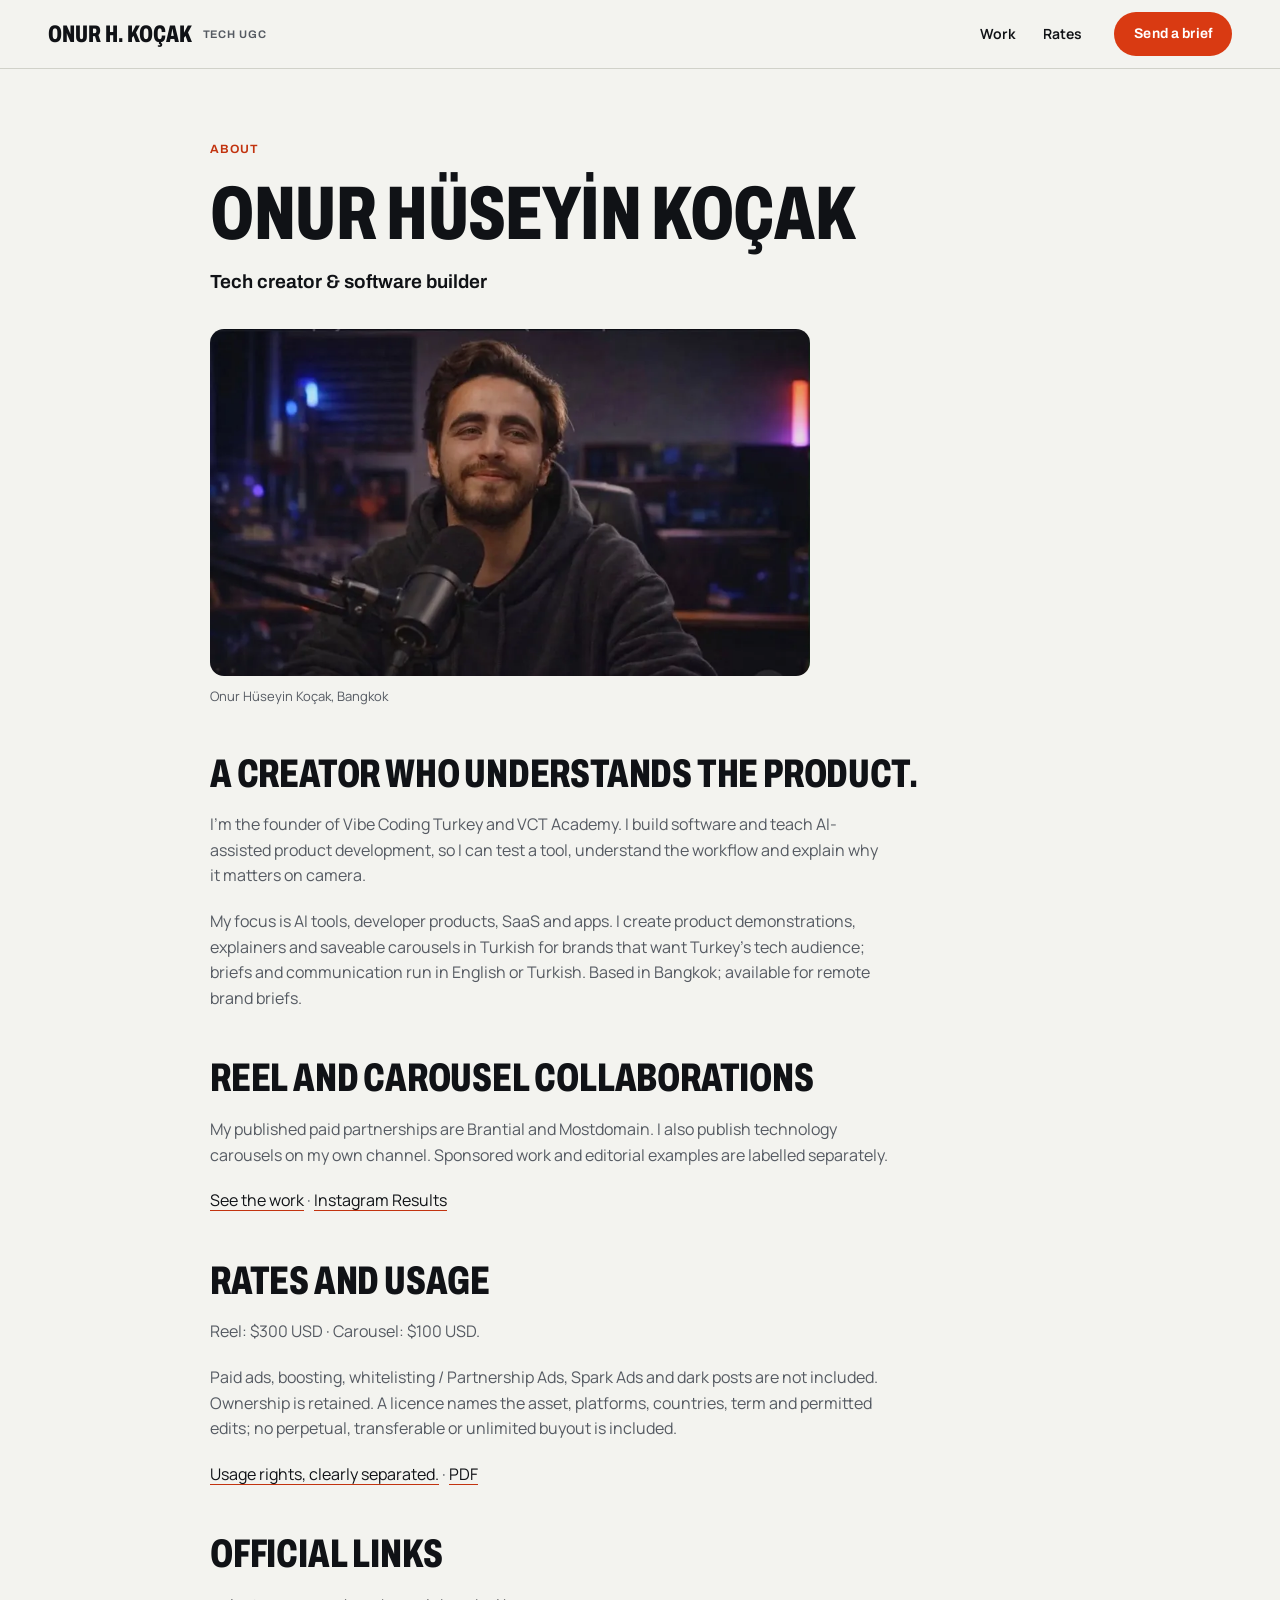
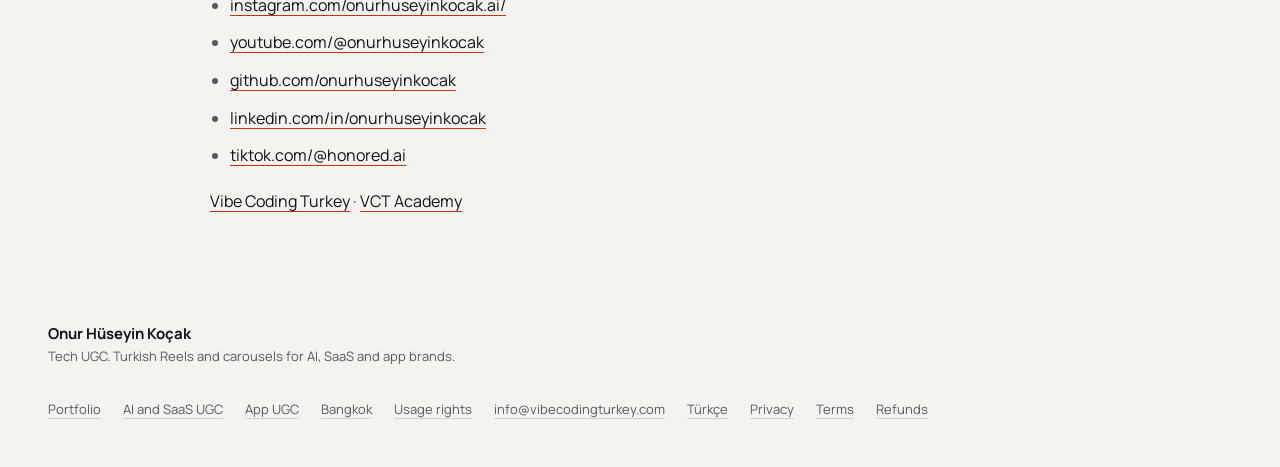
<file: onur-huseyin-kocak/index.html>
<!doctype html><html lang="en"><head><meta charset="utf-8"><meta name="viewport" content="width=device-width,initial-scale=1"><title>Onur Hüseyin Koçak, Tech creator &amp; software builder</title><meta name="description" content="I’m Onur Hüseyin Koçak, a software builder and tech creator. I use your product first, then explain it in Turkish Reels and carousels that Turkey’s tech audience saves and shares. English on request."><meta name="robots" content="index,follow,max-image-preview:large"><link rel="canonical" href="https://ugc-onur.vibecodingturkey.com/onur-huseyin-kocak/"><link rel="alternate" hreflang="en" href="https://ugc-onur.vibecodingturkey.com/onur-huseyin-kocak/"><link rel="alternate" hreflang="tr" href="https://ugc-onur.vibecodingturkey.com/tr/onur-huseyin-kocak/"><link rel="alternate" hreflang="x-default" href="https://ugc-onur.vibecodingturkey.com/onur-huseyin-kocak/"><meta name="color-scheme" content="light dark"><meta name="theme-color" content="#f3f3ef" media="(prefers-color-scheme: light)"><meta name="theme-color" content="#0c0e11" media="(prefers-color-scheme: dark)"><link rel="preload" href="/assets/fonts/archivo-variable.woff2" as="font" type="font/woff2" crossorigin><link rel="preload" href="/assets/fonts/manrope-variable.woff2" as="font" type="font/woff2" crossorigin><link rel="icon" href="/assets/favicon.svg"><link rel="stylesheet" href="/creator.css"><meta property="og:type" content="website"><meta property="og:site_name" content="Onur Hüseyin Koçak"><meta property="og:title" content="Onur Hüseyin Koçak, Tech creator &amp; software builder"><meta property="og:description" content="I’m Onur Hüseyin Koçak, a software builder and tech creator. I use your product first, then explain it in Turkish Reels and carousels that Turkey’s tech audience saves and shares. English on request."><meta property="og:url" content="https://ugc-onur.vibecodingturkey.com/onur-huseyin-kocak/"><meta property="og:image" content="https://ugc-onur.vibecodingturkey.com/assets/img/og-onur.jpg"><meta property="og:image:width" content="1200"><meta property="og:image:height" content="630"><meta property="og:image:alt" content="Onur Hüseyin Koçak, tech creator and software developer, at a recording microphone"><meta name="twitter:card" content="summary_large_image"><meta name="twitter:image" content="https://ugc-onur.vibecodingturkey.com/assets/img/og-onur.jpg"><script type="application/ld+json">{"@context":"https://schema.org","@graph":[{"@type":"Person","@id":"https://vibecodingturkey.com/onur-huseyin-kocak#person","name":"Onur Hüseyin Koçak","alternateName":["Onur Koçak","Onur Huseyin Kocak","onurhuseyinkocak.ai"],"url":"https://ugc-onur.vibecodingturkey.com/onur-huseyin-kocak/","jobTitle":["Tech UGC Creator","Software Developer"],"description":"Onur Hüseyin Koçak, a software builder and tech creator. I use your product first, then explain it in Turkish Reels and carousels that Turkey’s tech audience saves and shares. English on request.","image":{"@type":"ImageObject","@id":"https://ugc-onur.vibecodingturkey.com/#portrait","contentUrl":"https://ugc-onur.vibecodingturkey.com/assets/img/onur-900.webp","caption":"Onur Hüseyin Koçak, tech creator and software developer, at a recording microphone.","representativeOfPage":true,"license":"https://ugc-onur.vibecodingturkey.com/usage-rights/","acquireLicensePage":"https://ugc-onur.vibecodingturkey.com/#brief","creditText":"Onur Hüseyin Koçak"},"knowsLanguage":["tr","en"],"knowsAbout":["Tech UGC","AI tools","SaaS","Mobile apps","Instagram Reels","Instagram carousels","Vibe coding"],"homeLocation":{"@type":"Place","name":"Bangkok, Thailand"},"sameAs":["https://www.instagram.com/onurhuseyinkocak.ai/","https://www.youtube.com/@onurhuseyinkocak","https://github.com/onurhuseyinkocak","https://www.linkedin.com/in/onurhuseyinkocak","https://www.tiktok.com/@honored.ai"],"worksFor":{"@type":"Organization","name":"Vibe Coding Turkey","url":"https://vibecodingturkey.com"}},{"@type":"ProfilePage","url":"https://ugc-onur.vibecodingturkey.com/onur-huseyin-kocak/","name":"Onur Hüseyin Koçak, Tech creator & software builder","description":"I’m Onur Hüseyin Koçak, a software builder and tech creator. I use your product first, then explain it in Turkish Reels and carousels that Turkey’s tech audience saves and shares. English on request.","inLanguage":"en","about":{"@id":"https://vibecodingturkey.com/onur-huseyin-kocak#person"},"dateModified":"2026-11-18T08:33:03.371Z","mainEntity":{"@id":"https://vibecodingturkey.com/onur-huseyin-kocak#person"}},{"@type":"BreadcrumbList","itemListElement":[{"@type":"ListItem","position":1,"name":"Onur Hüseyin Koçak","item":"https://ugc-onur.vibecodingturkey.com/"},{"@type":"ListItem","position":2,"name":"Onur Hüseyin Koçak","item":"https://ugc-onur.vibecodingturkey.com/onur-huseyin-kocak/"}]}]}</script><script defer src="/creator.js"></script></head><body><a class="skip" href="#main">Skip to content</a><header class="header"><div class="wrap header-in"><a class="wordmark" href="/">Onur H. Koçak<span>Tech UGC</span></a><nav aria-label="Main navigation"><a href="/#work">Work</a><a href="/#rates">Rates</a></nav><div class="header-actions"><a class="button small" href="/#brief">Send a brief</a></div></div></header><main id="main" class="wrap document"><p class="eyebrow">About</p><h1><span lang="tr">Onur Hüseyin Koçak</span></h1><p class="hero-role">Tech creator & software builder</p><figure class="bio-photo"><img src="/assets/img/onur-900.webp" alt="Onur Hüseyin Koçak, Tech creator &amp; software builder" width="900" height="520"><figcaption>Onur Hüseyin Koçak, Bangkok</figcaption></figure><h2>A creator who understands the product.</h2><p>I’m the founder of Vibe Coding Turkey and VCT Academy. I build software and teach AI-assisted product development, so I can test a tool, understand the workflow and explain why it matters on camera.</p><p>My focus is AI tools, developer products, SaaS and apps. I create product demonstrations, explainers and saveable carousels in Turkish for brands that want Turkey’s tech audience; briefs and communication run in English or Turkish. Based in Bangkok; available for remote brand briefs.</p><h2>Reel and carousel collaborations</h2><p>My published paid partnerships are Brantial and Mostdomain. I also publish technology carousels on my own channel. Sponsored work and editorial examples are labelled separately.</p><p><a href="/#work">See the work</a> · <a href="/#results">Instagram Results</a></p><h2>Rates and usage</h2><p>Reel: $300 USD · Carousel: $100 USD.</p><p>Paid ads, boosting, whitelisting / Partnership Ads, Spark Ads and dark posts are not included. Ownership is retained. A licence names the asset, platforms, countries, term and permitted edits; no perpetual, transferable or unlimited buyout is included.</p><p><a href="/#rates">Usage rights, clearly separated.</a> · <a href="/Onur_Huseyin_Kocak_UGC_Rate_Card_2026.pdf">PDF</a></p><h2>Official links</h2><ul><li><a href="https://www.instagram.com/onurhuseyinkocak.ai/" rel="me">instagram.com/onurhuseyinkocak.ai/</a></li><li><a href="https://www.youtube.com/@onurhuseyinkocak" rel="me">youtube.com/@onurhuseyinkocak</a></li><li><a href="https://github.com/onurhuseyinkocak" rel="me">github.com/onurhuseyinkocak</a></li><li><a href="https://www.linkedin.com/in/onurhuseyinkocak" rel="me">linkedin.com/in/onurhuseyinkocak</a></li><li><a href="https://www.tiktok.com/@honored.ai" rel="me">tiktok.com/@honored.ai</a></li></ul><p><a href="https://vibecodingturkey.com">Vibe Coding Turkey</a> · <a href="https://academy.vibecodingturkey.com">VCT Academy</a></p></main><footer class="footer wrap"><div><strong>Onur Hüseyin Koçak</strong><p>Tech UGC. Turkish Reels and carousels for AI, SaaS and app brands.</p></div><div class="footer-links"><a href="/">Portfolio</a><a href="/ai-saas-ugc-creator/">AI and SaaS UGC</a><a href="/mobile-app-ugc-creator/">App UGC</a><a href="/bangkok-ugc-creator/">Bangkok</a><a href="/usage-rights/">Usage rights</a><a href="mailto:info@vibecodingturkey.com?subject=Tech%20UGC%20collaboration">info@vibecodingturkey.com</a><a href="/tr/" lang="tr" hreflang="tr">Türkçe</a><a href="https://vibecodingturkey.com/en/privacy">Privacy</a><a href="https://vibecodingturkey.com/en/terms">Terms</a><a href="https://vibecodingturkey.com/en/refund-policy">Refunds</a></div></footer></body></html>
</file>
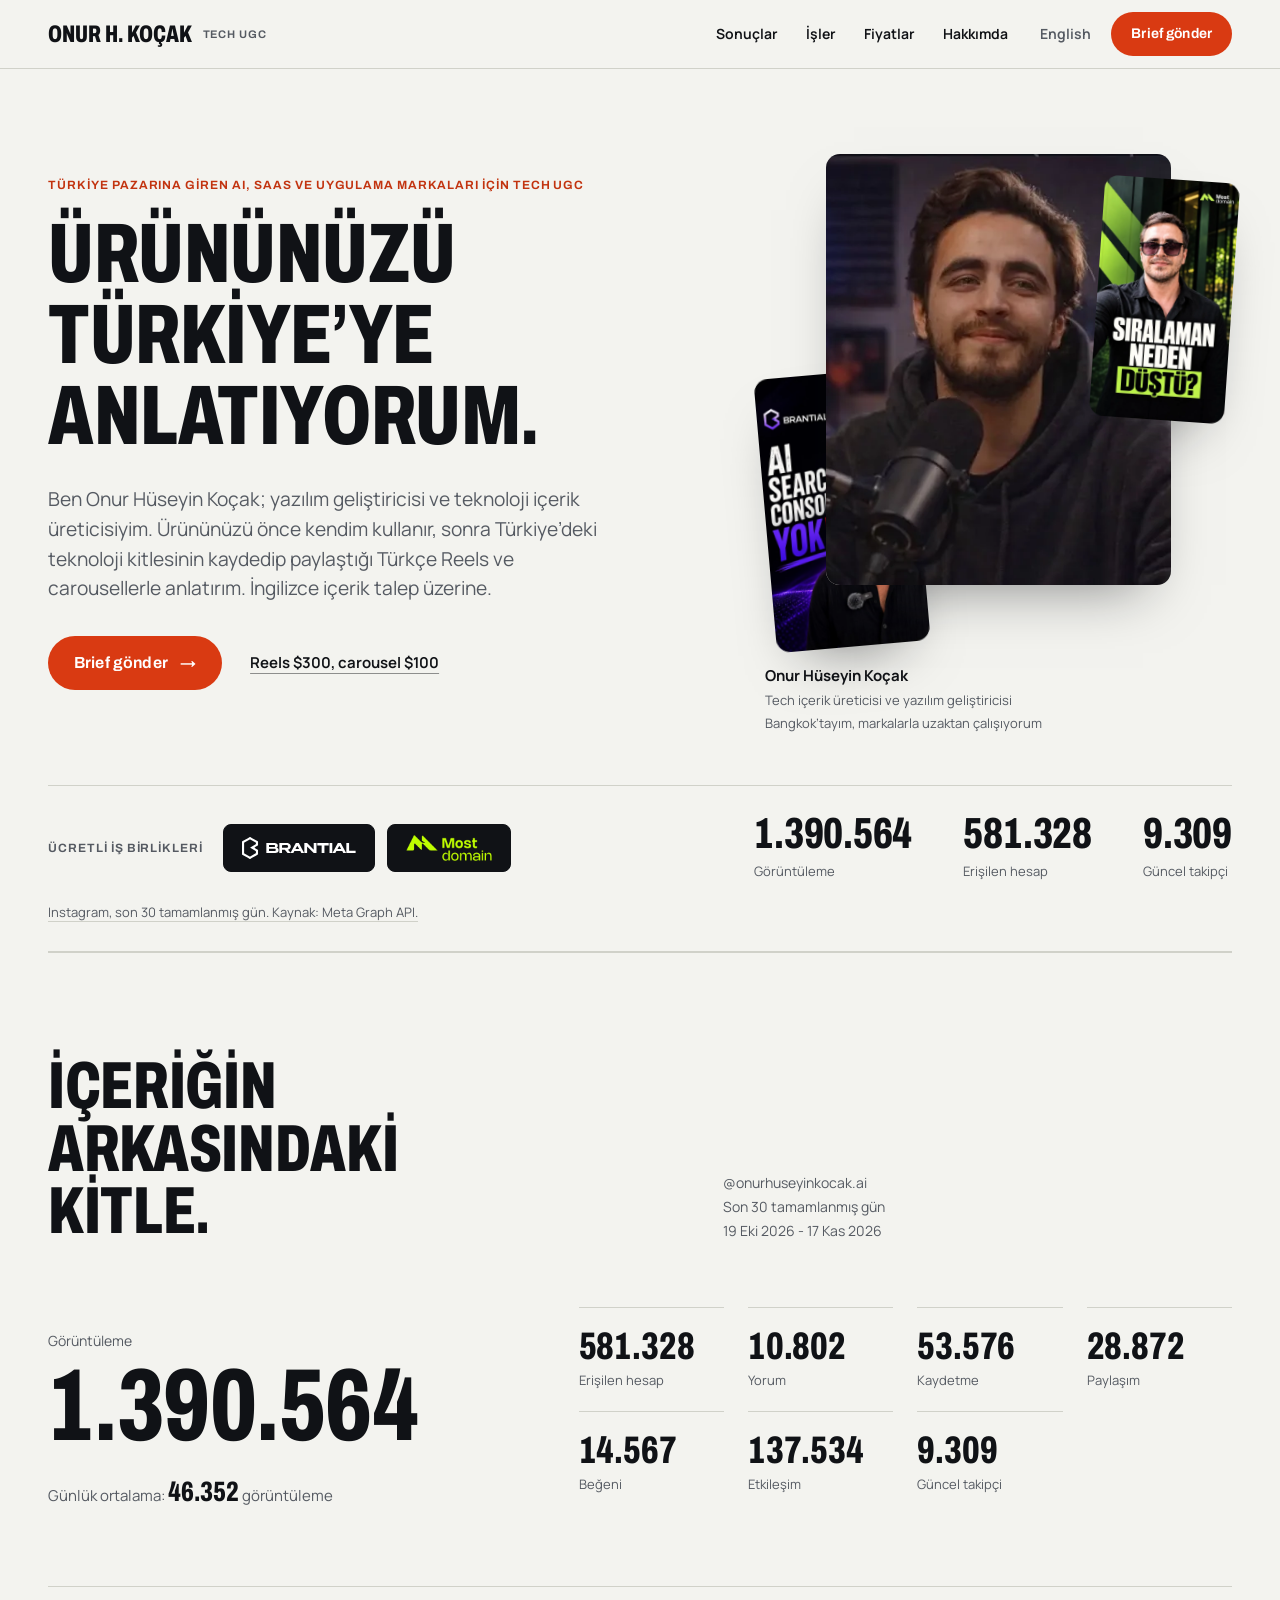
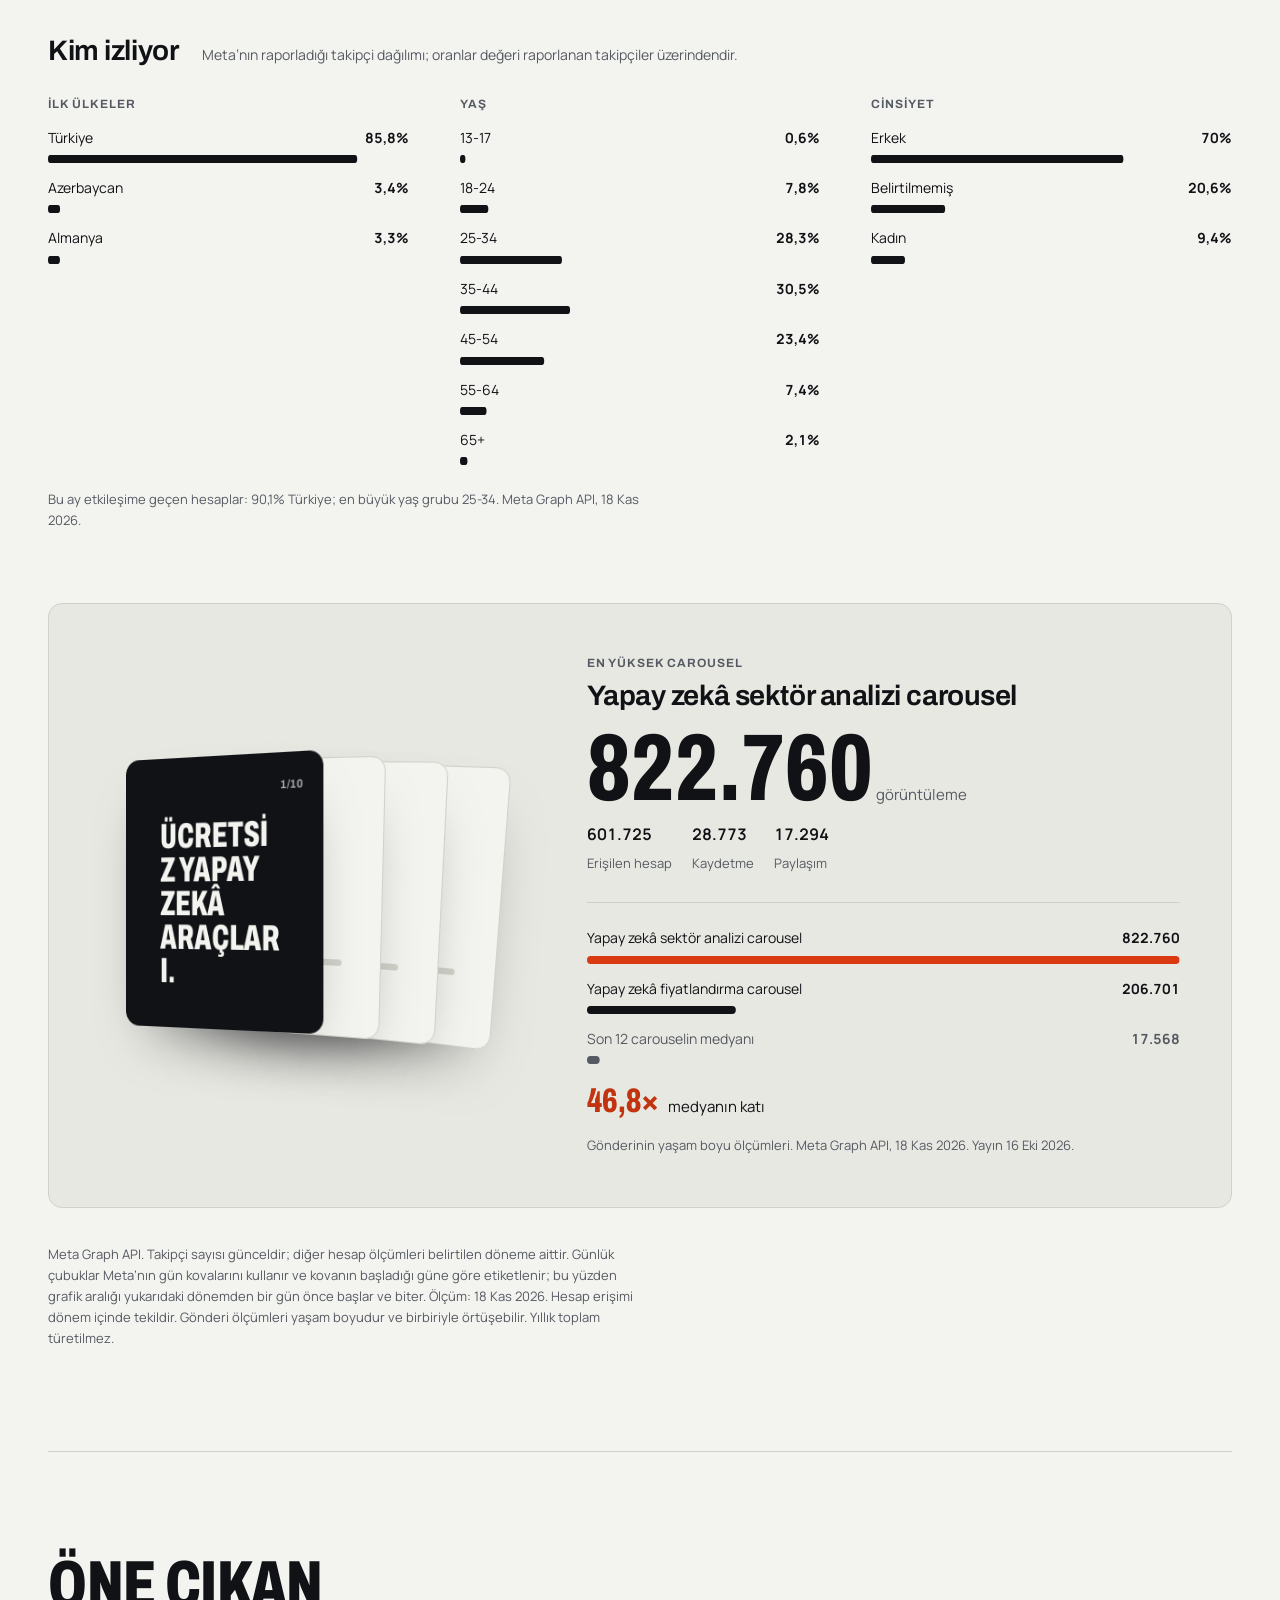
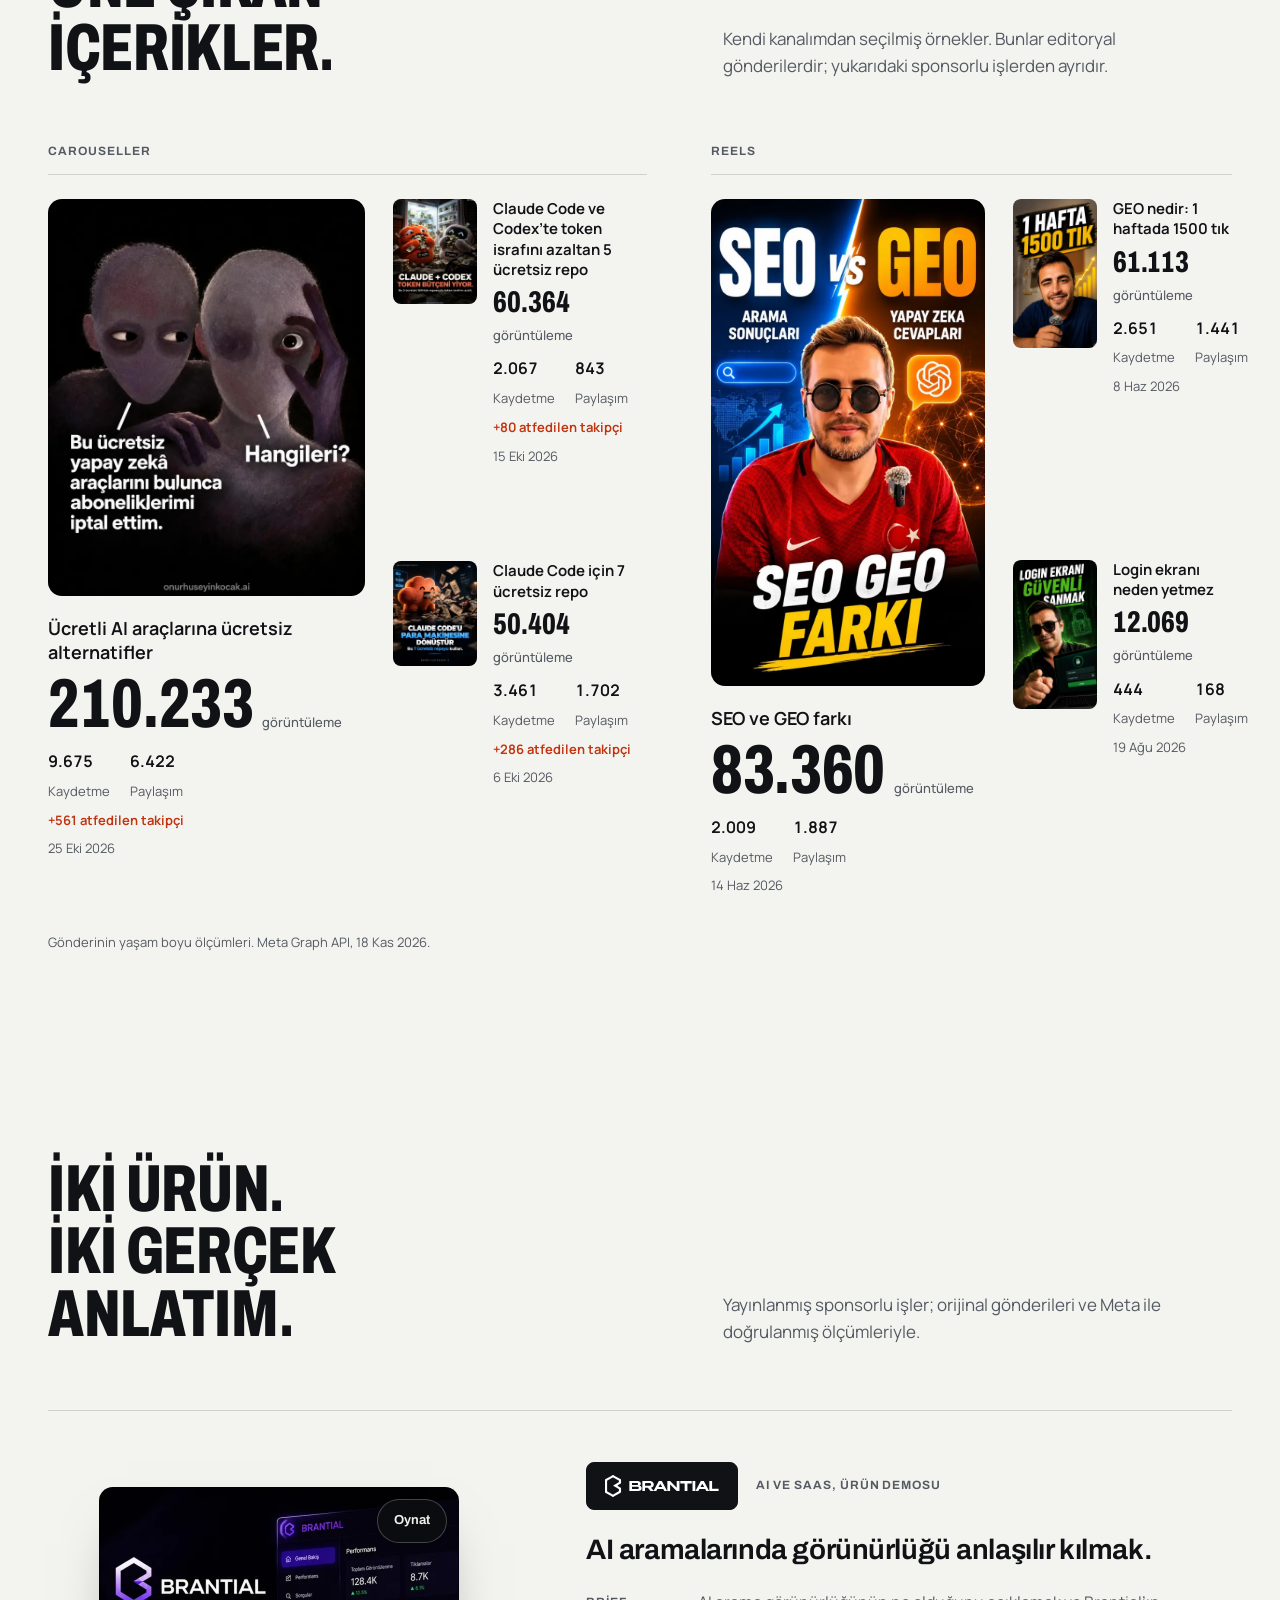
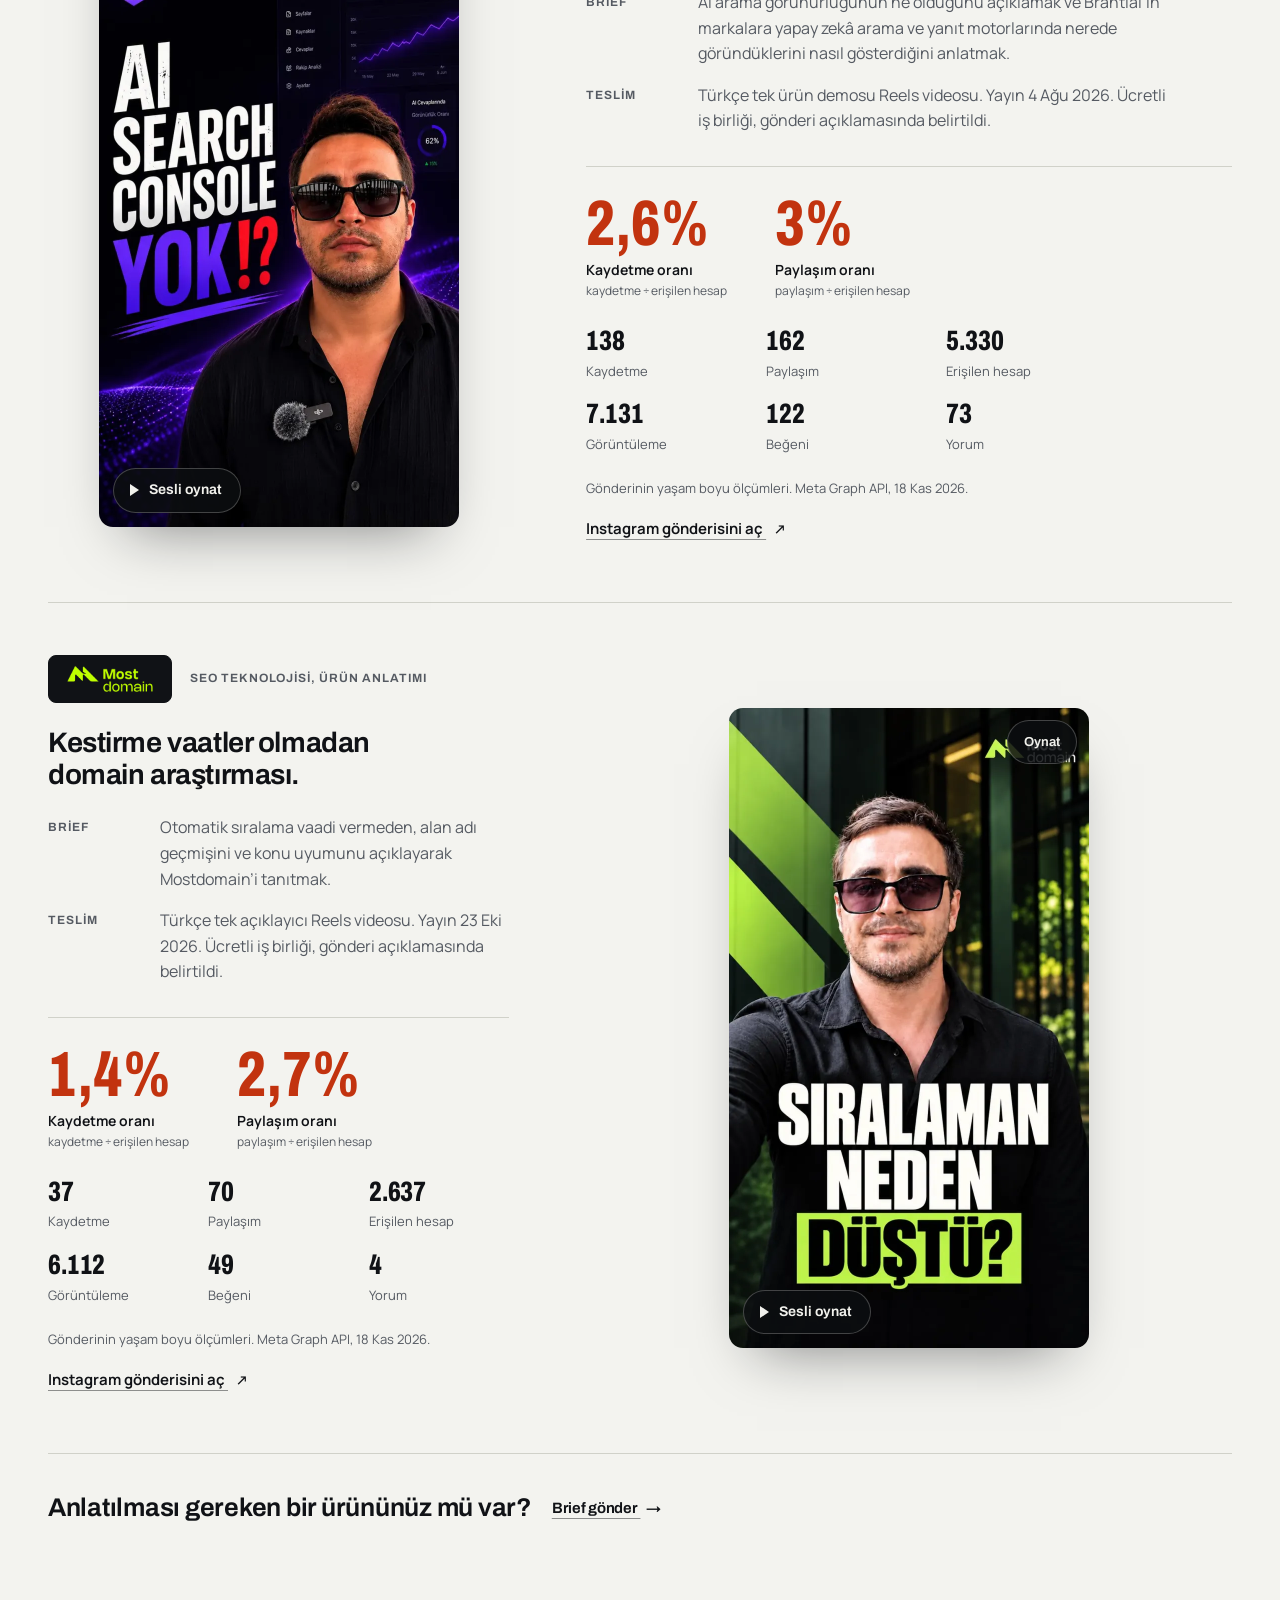
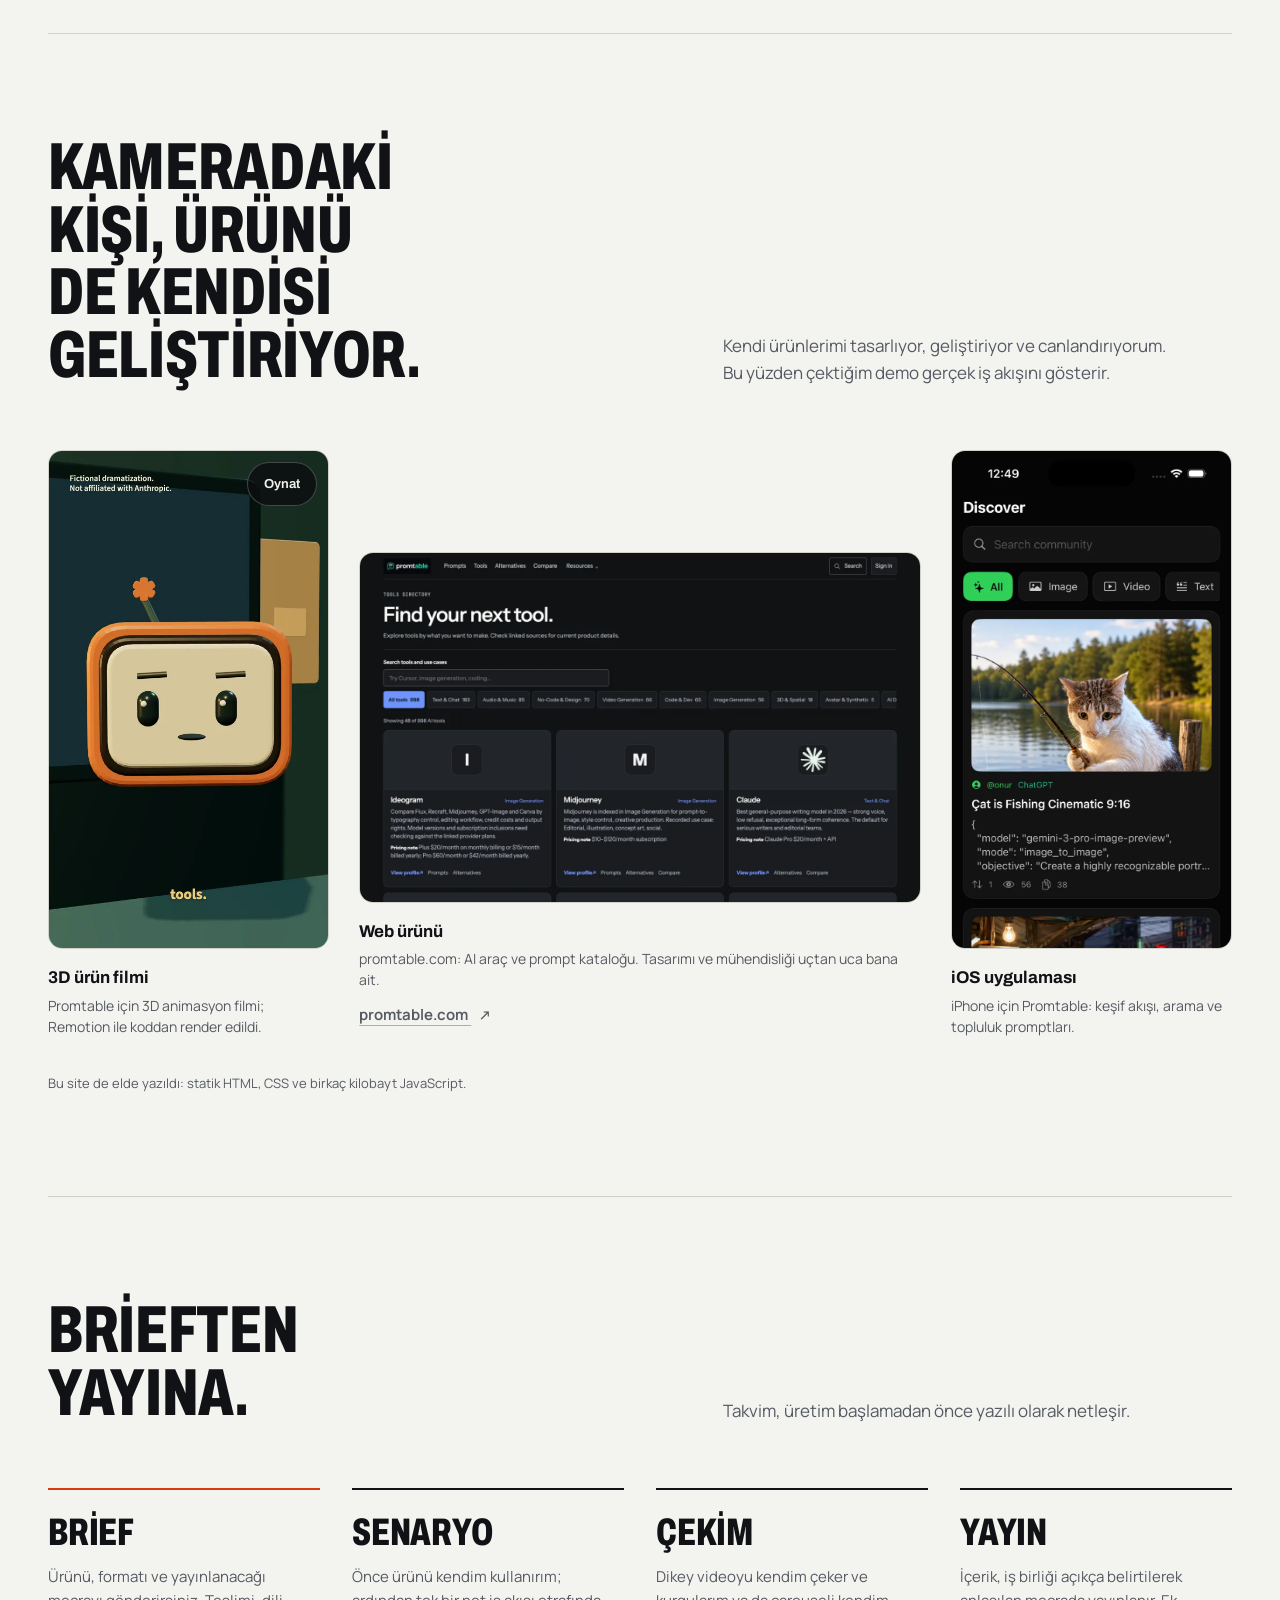
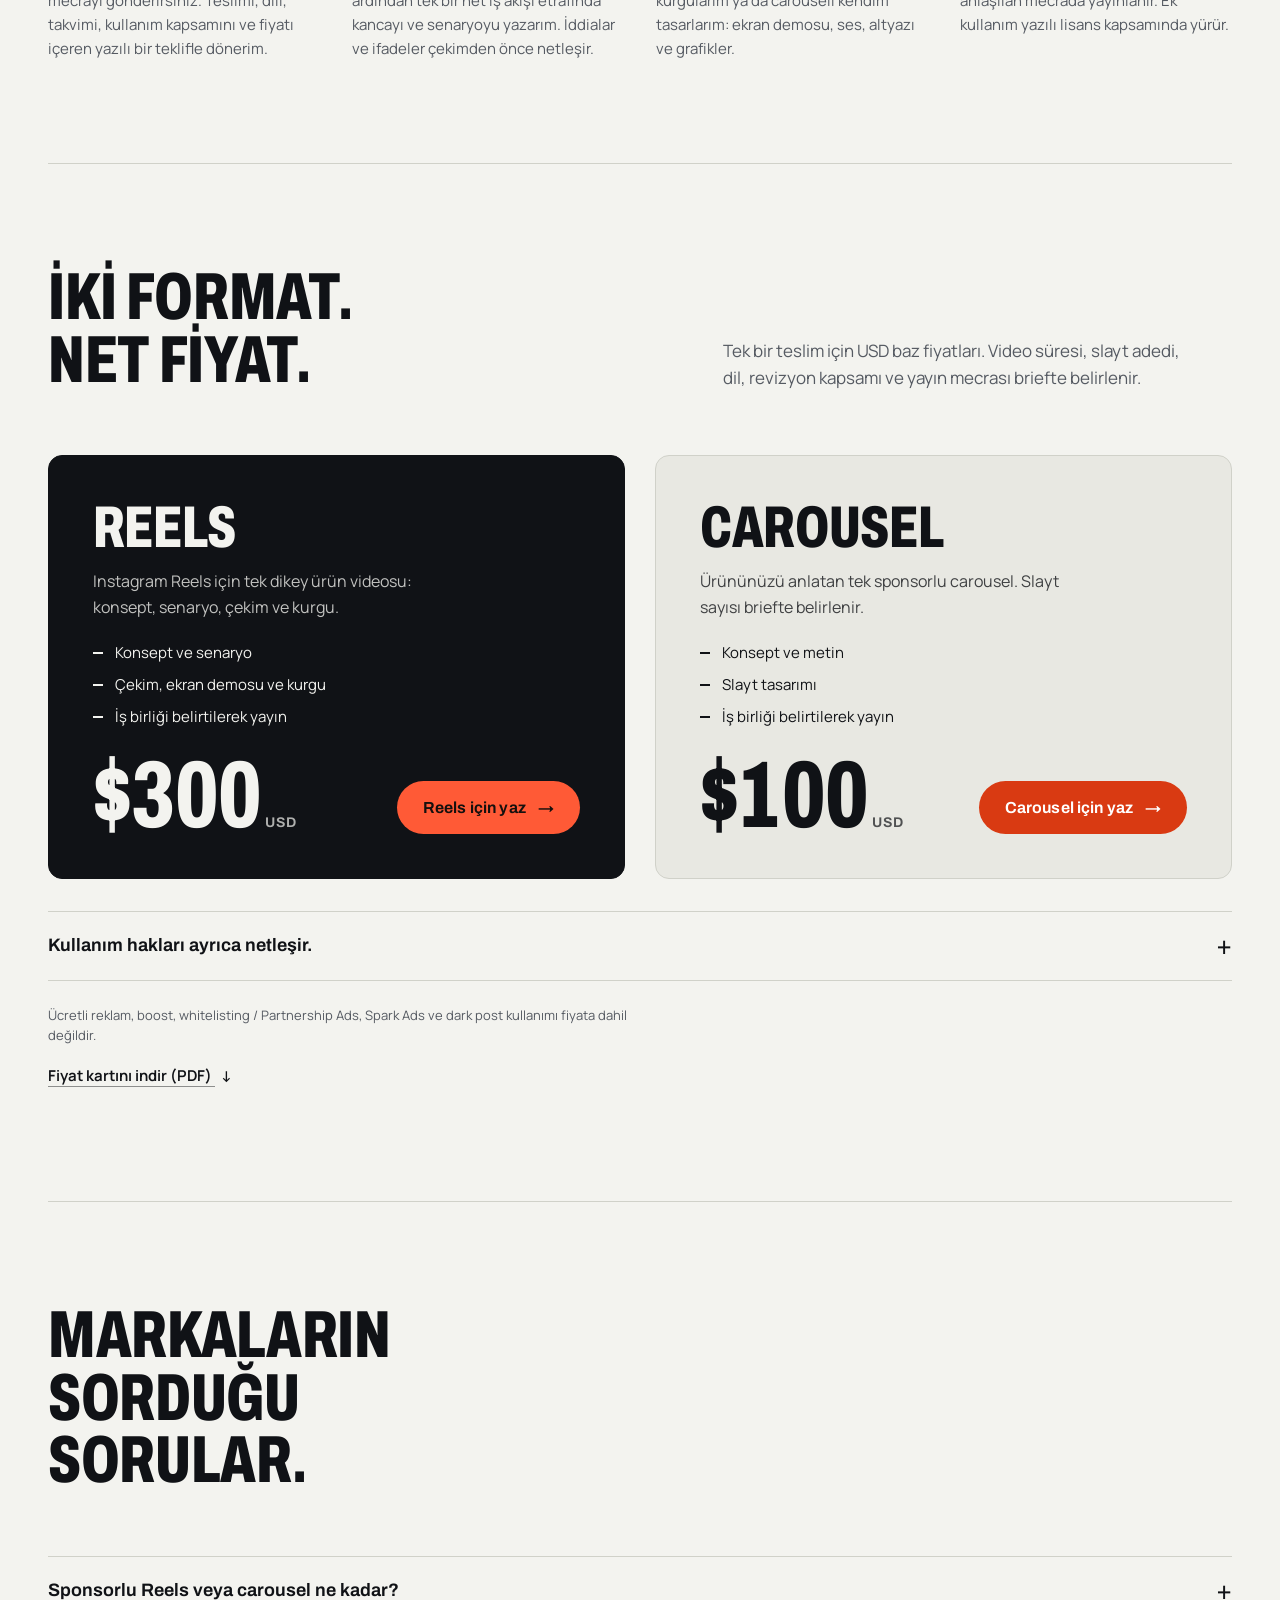
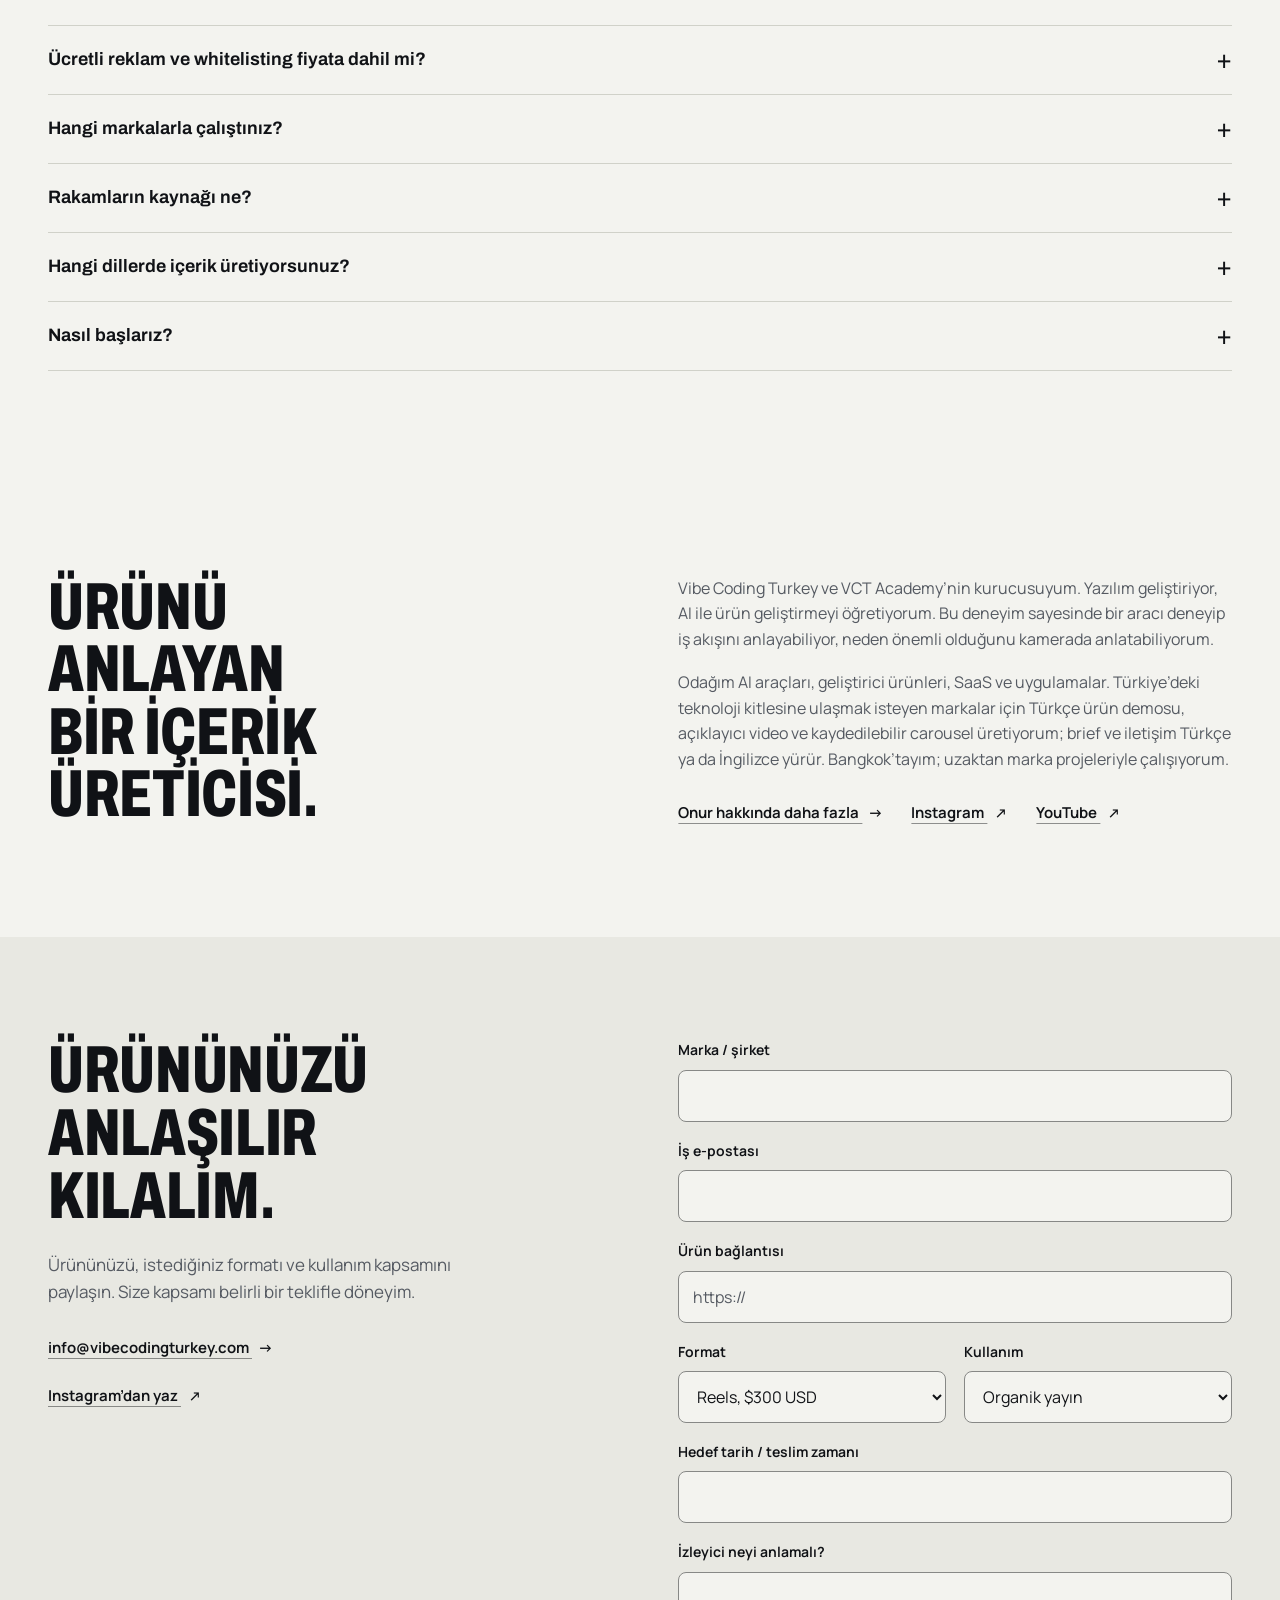
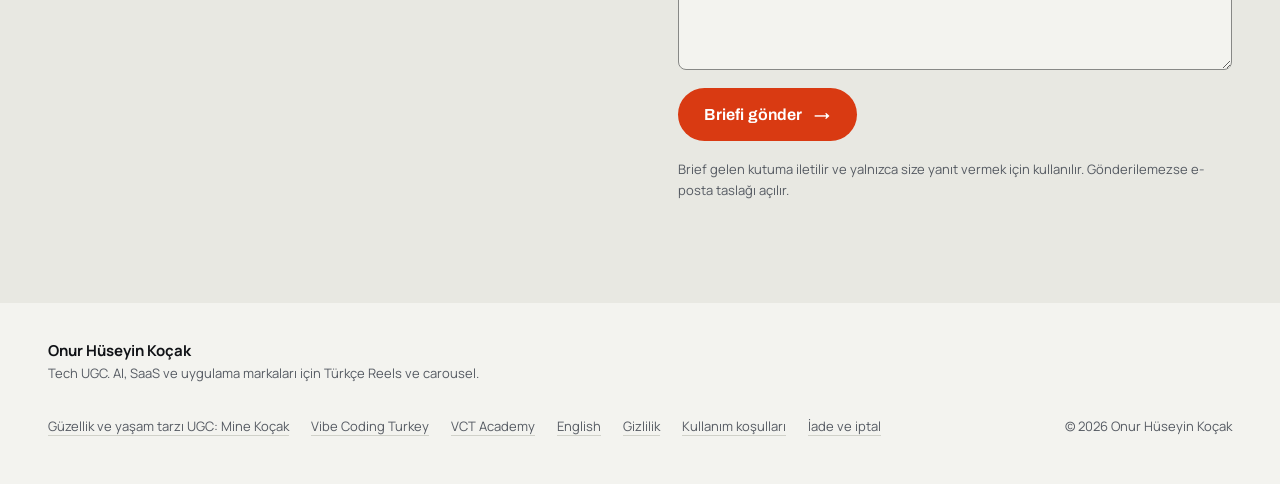
<file: tr/index.html>
<!doctype html><html lang="tr"><head><meta charset="utf-8"><meta name="viewport" content="width=device-width,initial-scale=1"><title>Onur Hüseyin Koçak | AI, SaaS ve Uygulamalar için Tech UGC</title><meta name="description" content="AI, SaaS ve uygulama markaları için tech UGC. Brantial ve Mostdomain iş birlikleri, tarihli gerçek Instagram verileri, Reels 300 USD, carousel 100 USD."><meta name="robots" content="index,follow,max-image-preview:large"><meta name="color-scheme" content="light dark"><meta name="theme-color" content="#f3f3ef" media="(prefers-color-scheme: light)"><meta name="theme-color" content="#0c0e11" media="(prefers-color-scheme: dark)"><link rel="canonical" href="https://ugc-onur.vibecodingturkey.com/tr/"><link rel="alternate" hreflang="en" href="https://ugc-onur.vibecodingturkey.com/"><link rel="alternate" hreflang="tr" href="https://ugc-onur.vibecodingturkey.com/tr/"><link rel="alternate" hreflang="x-default" href="https://ugc-onur.vibecodingturkey.com/"><meta property="og:type" content="website"><meta property="og:site_name" content="Onur Hüseyin Koçak"><meta property="og:locale" content="tr_TR"><meta property="og:title" content="Onur Hüseyin Koçak | AI, SaaS ve Uygulamalar için Tech UGC"><meta property="og:description" content="AI, SaaS ve uygulama markaları için tech UGC. Brantial ve Mostdomain iş birlikleri, tarihli gerçek Instagram verileri, Reels 300 USD, carousel 100 USD."><meta property="og:url" content="https://ugc-onur.vibecodingturkey.com/tr/"><meta property="og:image" content="https://ugc-onur.vibecodingturkey.com/assets/img/og-onur.jpg"><meta property="og:image:width" content="1200"><meta property="og:image:height" content="630"><meta property="og:image:alt" content="Onur Hüseyin Koçak, tech creator and software developer, at a recording microphone"><meta name="twitter:card" content="summary_large_image"><meta name="twitter:image" content="https://ugc-onur.vibecodingturkey.com/assets/img/og-onur.jpg"><link rel="icon" href="/assets/favicon.svg"><link rel="preload" href="/assets/fonts/archivo-variable.woff2" as="font" type="font/woff2" crossorigin><link rel="preload" href="/assets/fonts/manrope-variable.woff2" as="font" type="font/woff2" crossorigin><link rel="stylesheet" href="/creator.css"><script type="application/ld+json">{"@context":"https://schema.org","@graph":[{"@type":"Person","@id":"https://vibecodingturkey.com/onur-huseyin-kocak#person","name":"Onur Hüseyin Koçak","alternateName":["Onur Koçak","Onur Huseyin Kocak","onurhuseyinkocak.ai"],"url":"https://ugc-onur.vibecodingturkey.com/onur-huseyin-kocak/","jobTitle":["Tech UGC Creator","Software Developer"],"description":"Onur Hüseyin Koçak; yazılım geliştiricisi ve teknoloji içerik üreticisiyim. Ürününüzü önce kendim kullanır, sonra Türkiye’deki teknoloji kitlesinin kaydedip paylaştığı Türkçe Reels ve carousellerle anlatırım. İngilizce içerik talep üzerine.","image":{"@type":"ImageObject","@id":"https://ugc-onur.vibecodingturkey.com/#portrait","contentUrl":"https://ugc-onur.vibecodingturkey.com/assets/img/onur-900.webp","caption":"Onur Hüseyin Koçak, tech creator and software developer, at a recording microphone.","representativeOfPage":true,"license":"https://ugc-onur.vibecodingturkey.com/usage-rights/","acquireLicensePage":"https://ugc-onur.vibecodingturkey.com/#brief","creditText":"Onur Hüseyin Koçak"},"knowsLanguage":["tr","en"],"knowsAbout":["Tech UGC","AI tools","SaaS","Mobile apps","Instagram Reels","Instagram carousels","Vibe coding"],"homeLocation":{"@type":"Place","name":"Bangkok, Thailand"},"sameAs":["https://www.instagram.com/onurhuseyinkocak.ai/","https://www.youtube.com/@onurhuseyinkocak","https://github.com/onurhuseyinkocak","https://www.linkedin.com/in/onurhuseyinkocak","https://www.tiktok.com/@honored.ai"],"worksFor":{"@type":"Organization","name":"Vibe Coding Turkey","url":"https://vibecodingturkey.com"}},{"@type":"WebPage","@id":"https://ugc-onur.vibecodingturkey.com/tr/#page","url":"https://ugc-onur.vibecodingturkey.com/tr/","name":"Onur Hüseyin Koçak | AI, SaaS ve Uygulamalar için Tech UGC","inLanguage":"tr","about":{"@id":"https://vibecodingturkey.com/onur-huseyin-kocak#person"},"primaryImageOfPage":{"@id":"https://ugc-onur.vibecodingturkey.com/#portrait"},"dateModified":"2026-11-18T08:33:03.371Z"},{"@type":"Service","@id":"https://ugc-onur.vibecodingturkey.com/#format-0","name":"Reels","description":"Instagram Reels için tek dikey ürün videosu: konsept, senaryo, çekim ve kurgu.","provider":{"@id":"https://vibecodingturkey.com/onur-huseyin-kocak#person"},"offers":{"@type":"Offer","price":"300","priceCurrency":"USD","url":"https://ugc-onur.vibecodingturkey.com/tr/#rates","description":"Tek bir teslim için USD baz fiyatları. Video süresi, slayt adedi, dil, revizyon kapsamı ve yayın mecrası briefte belirlenir. Ücretli reklam, boost, whitelisting / Partnership Ads, Spark Ads ve dark post kullanımı fiyata dahil değildir."}},{"@type":"Service","@id":"https://ugc-onur.vibecodingturkey.com/#format-1","name":"Carousel","description":"Ürününüzü anlatan tek sponsorlu carousel. Slayt sayısı briefte belirlenir.","provider":{"@id":"https://vibecodingturkey.com/onur-huseyin-kocak#person"},"offers":{"@type":"Offer","price":"100","priceCurrency":"USD","url":"https://ugc-onur.vibecodingturkey.com/tr/#rates","description":"Tek bir teslim için USD baz fiyatları. Video süresi, slayt adedi, dil, revizyon kapsamı ve yayın mecrası briefte belirlenir. Ücretli reklam, boost, whitelisting / Partnership Ads, Spark Ads ve dark post kullanımı fiyata dahil değildir."}},{"@type":"VideoObject","name":"Brantial: AI aramalarında görünürlüğü anlaşılır kılmak.","description":"AI arama görünürlüğünün ne olduğunu açıklamak ve Brantial’ın markalara yapay zekâ arama ve yanıt motorlarında nerede göründüklerini nasıl gösterdiğini anlatmak.","thumbnailUrl":"https://ugc-onur.vibecodingturkey.com/assets/creator/18211971262345987.jpg","contentUrl":"https://ugc-onur.vibecodingturkey.com/assets/creator/18211971262345987.mp4","uploadDate":"2026-08-04T07:01:16.000Z","creator":{"@id":"https://vibecodingturkey.com/onur-huseyin-kocak#person"},"url":"https://www.instagram.com/reel/Dbm-NzGBpAW/","about":{"@type":"Organization","name":"Brantial","url":"https://brantial.ai/","sameAs":["https://www.instagram.com/brantialai/"]}},{"@type":"VideoObject","name":"Mostdomain: Kestirme vaatler olmadan domain araştırması.","description":"Otomatik sıralama vaadi vermeden, alan adı geçmişini ve konu uyumunu açıklayarak Mostdomain’i tanıtmak.","thumbnailUrl":"https://ugc-onur.vibecodingturkey.com/assets/creator/17961609438230427.jpg","contentUrl":"https://ugc-onur.vibecodingturkey.com/assets/creator/17961609438230427.mp4","uploadDate":"2026-10-23T10:49:41.000Z","creator":{"@id":"https://vibecodingturkey.com/onur-huseyin-kocak#person"},"url":"https://www.instagram.com/reel/De1X_KdB12-/","about":{"@type":"Organization","name":"Mostdomain","url":"https://www.mostdomain.com/","sameAs":["https://www.instagram.com/mostdomain/"]}},{"@type":"FAQPage","@id":"https://ugc-onur.vibecodingturkey.com/tr/#faq","mainEntity":[{"@type":"Question","name":"Sponsorlu Reels veya carousel ne kadar?","acceptedAnswer":{"@type":"Answer","text":"Tek Reels 300 USD, tek sponsorlu carousel 100 USD. Süre, slayt sayısı, dil, revizyon ve yayın mecrası yazılı briefte netleşir."}},{"@type":"Question","name":"Ücretli reklam ve whitelisting fiyata dahil mi?","acceptedAnswer":{"@type":"Answer","text":"Hayır. Ücretli reklam, boost, whitelisting / Partnership Ads, Spark Ads ve dark post kullanımı dahil değildir; ayrıca yazılı olarak lisanslanır."}},{"@type":"Question","name":"Hangi markalarla çalıştınız?","acceptedAnswer":{"@type":"Answer","text":"Yayınlanmış ücretli iş birliklerim Brantial (AI arama görünürlüğü) ve Mostdomain (domain araştırması). İkisi de gönderi açıklamasında belirtilmiştir ve yukarıda Instagram ölçümleriyle yer alır."}},{"@type":"Question","name":"Rakamların kaynağı ne?","acceptedAnswer":{"@type":"Answer","text":"@onurhuseyinkocak.ai Instagram hesabı için Meta Graph API. Hesap verileri son 30 tamamlanmış günü, gönderi verileri yaşam boyu toplamı kapsar. Her rakamın ölçüm tarihi yanında yazar."}},{"@type":"Question","name":"Hangi dillerde içerik üretiyorsunuz?","acceptedAnswer":{"@type":"Answer","text":"Ana dil Türkçe: hesap ve yayınlanan iki sponsorlu Reels Türkçedir, kitlenin büyük kısmı Türkiye’dedir. İngilizce içerik talep üzerine üretilir; henüz yayınlanmış İngilizce örnek yok."}},{"@type":"Question","name":"Nasıl başlarız?","acceptedAnswer":{"@type":"Answer","text":"Ürün bağlantısını, formatı, kullanım kapsamını ve hedef tarihi brief formuyla, e-postayla ya da Instagram’dan gönderin. Üretimden önce yazılı kapsam ve fiyatla dönerim."}}]}]}</script><script defer src="/creator.js"></script></head><body><a class="skip" href="#main">İçeriğe geç</a>
<header class="header"><div class="wrap header-in"><a class="wordmark" href="/tr/">Onur H. Koçak<span>Tech UGC</span></a><nav aria-label="Ana gezinme"><a href="#results">Sonuçlar</a><a href="#work">İşler</a><a href="#rates">Fiyatlar</a><a href="#about">Hakkımda</a></nav><div class="header-actions"><a class="language" href="/" lang="en" hreflang="en">English</a><a class="button small" href="#brief">Brief gönder</a></div></div></header>
<main id="main"><section class="hero wrap"><div class="hero-copy"><p class="eyebrow">Türkiye pazarına giren AI, SaaS ve uygulama markaları için tech UGC</p><h1>Ürününüzü<br>Türkiye’ye<br>anlatıyorum.</h1><p class="intro">Ben Onur Hüseyin Koçak; yazılım geliştiricisi ve teknoloji içerik üreticisiyim. Ürününüzü önce kendim kullanır, sonra Türkiye’deki teknoloji kitlesinin kaydedip paylaştığı Türkçe Reels ve carousellerle anlatırım. İngilizce içerik talep üzerine.</p><div class="hero-actions"><a class="button" href="#brief">Brief gönder <span class="arr" aria-hidden="true">→</span></a><a class="text-link" href="#rates">Reels $300, carousel $100</a></div></div>
<figure class="stack" data-tilt><div class="stack-scene"><img class="stack-cover stack-a" src="/assets/creator/18211971262345987-720.webp" alt="Brantial Reel" width="720" height="1280" decoding="async" fetchpriority="low"><img class="stack-portrait" src="/assets/img/onur-900.webp" srcset="/assets/img/onur-900.webp 900w, /assets/img/onur-1170.webp 1170w" sizes="(max-width: 760px) 92vw, 520px" alt="Onur Hüseyin Koçak, Tech içerik üreticisi ve yazılım geliştiricisi" width="900" height="520" fetchpriority="high"><img class="stack-cover stack-b" src="/assets/creator/17961609438230427-720.webp" alt="Mostdomain Reel" width="720" height="1280" decoding="async" fetchpriority="low"></div><figcaption><strong>Onur Hüseyin Koçak</strong><span>Tech içerik üreticisi ve yazılım geliştiricisi</span><span>Bangkok’tayım, markalarla uzaktan çalışıyorum</span></figcaption></figure></section>
<section class="proof wrap" aria-label="Ücretli iş birlikleri"><div class="proof-brands"><p class="label">Ücretli iş birlikleri</p><a class="plate" href="#case-18211971262345987"><img src="/assets/brands/brantial.svg" alt="Brantial" width="394" height="76" loading="lazy"></a><a class="plate" href="#case-17961609438230427"><img src="/assets/brands/mostdomain.png" alt="Mostdomain" width="512" height="155" loading="lazy"></a></div><dl class="proof-stats"><div><dt>Görüntüleme</dt><dd data-account="views">1.390.564</dd></div><div><dt>Erişilen hesap</dt><dd data-account="reach">581.328</dd></div><div><dt>Güncel takipçi</dt><dd data-account="followers">9.309</dd></div></dl><p class="proof-note"><a href="#results">Instagram, son 30 tamamlanmış gün. Kaynak: Meta Graph API.</a></p></section>
<section id="results" class="results wrap" aria-labelledby="results-title"><div class="section-top"><h2 id="results-title">İçeriğin arkasındaki kitle.</h2><p class="period">@onurhuseyinkocak.ai<br>Son 30 tamamlanmış gün<br><time data-period="startDate" datetime="2026-10-19">19 Eki 2026</time> - <time data-period="endDate" datetime="2026-11-17">17 Kas 2026</time></p></div><div class="metric-layout"><div class="lead-metric"><span>Görüntüleme</span><strong data-account="views">1.390.564</strong><p class="lead-note">Günlük ortalama: <b>46.352</b> görüntüleme</p></div><dl class="metrics"><div><dt>Erişilen hesap</dt><dd data-account="reach">581.328</dd></div><div><dt>Yorum</dt><dd data-account="comments">10.802</dd></div><div><dt>Kaydetme</dt><dd data-account="saves">53.576</dd></div><div><dt>Paylaşım</dt><dd data-account="shares">28.872</dd></div><div><dt>Beğeni</dt><dd data-account="likes">14.567</dd></div><div><dt>Etkileşim</dt><dd data-account="total_interactions">137.534</dd></div><div><dt>Güncel takipçi</dt><dd data-account="followers">9.309</dd></div></dl></div><div class="audience" role="group" aria-labelledby="audience-title"><div class="audience-head"><h3 id="audience-title">Kim izliyor</h3><p>Meta’nın raporladığı takipçi dağılımı; oranlar değeri raporlanan takipçiler üzerindendir.</p></div><div class="audience-grid"><div><p class="label">İlk ülkeler</p><ul class="bars"><li class="bar-other"><span>Türkiye</span><b>85,8%</b><svg viewBox="0 0 100 6" preserveAspectRatio="none" aria-hidden="true" focusable="false"><rect width="85.76" height="6" rx="0.6" ry="3"/></svg></li><li class="bar-other"><span>Azerbaycan</span><b>3,4%</b><svg viewBox="0 0 100 6" preserveAspectRatio="none" aria-hidden="true" focusable="false"><rect width="3.35" height="6" rx="0.6" ry="3"/></svg></li><li class="bar-other"><span>Almanya</span><b>3,3%</b><svg viewBox="0 0 100 6" preserveAspectRatio="none" aria-hidden="true" focusable="false"><rect width="3.31" height="6" rx="0.6" ry="3"/></svg></li></ul></div><div><p class="label">Yaş</p><ul class="bars"><li class="bar-other"><span>13-17</span><b>0,6%</b><svg viewBox="0 0 100 6" preserveAspectRatio="none" aria-hidden="true" focusable="false"><rect width="1.50" height="6" rx="0.6" ry="3"/></svg></li><li class="bar-other"><span>18-24</span><b>7,8%</b><svg viewBox="0 0 100 6" preserveAspectRatio="none" aria-hidden="true" focusable="false"><rect width="7.85" height="6" rx="0.6" ry="3"/></svg></li><li class="bar-other"><span>25-34</span><b>28,3%</b><svg viewBox="0 0 100 6" preserveAspectRatio="none" aria-hidden="true" focusable="false"><rect width="28.28" height="6" rx="0.6" ry="3"/></svg></li><li class="bar-other"><span>35-44</span><b>30,5%</b><svg viewBox="0 0 100 6" preserveAspectRatio="none" aria-hidden="true" focusable="false"><rect width="30.53" height="6" rx="0.6" ry="3"/></svg></li><li class="bar-other"><span>45-54</span><b>23,4%</b><svg viewBox="0 0 100 6" preserveAspectRatio="none" aria-hidden="true" focusable="false"><rect width="23.35" height="6" rx="0.6" ry="3"/></svg></li><li class="bar-other"><span>55-64</span><b>7,4%</b><svg viewBox="0 0 100 6" preserveAspectRatio="none" aria-hidden="true" focusable="false"><rect width="7.36" height="6" rx="0.6" ry="3"/></svg></li><li class="bar-other"><span>65+</span><b>2,1%</b><svg viewBox="0 0 100 6" preserveAspectRatio="none" aria-hidden="true" focusable="false"><rect width="2.07" height="6" rx="0.6" ry="3"/></svg></li></ul></div><div><p class="label">Cinsiyet</p><ul class="bars"><li class="bar-other"><span>Erkek</span><b>70%</b><svg viewBox="0 0 100 6" preserveAspectRatio="none" aria-hidden="true" focusable="false"><rect width="70.01" height="6" rx="0.6" ry="3"/></svg></li><li class="bar-other"><span>Belirtilmemiş</span><b>20,6%</b><svg viewBox="0 0 100 6" preserveAspectRatio="none" aria-hidden="true" focusable="false"><rect width="20.57" height="6" rx="0.6" ry="3"/></svg></li><li class="bar-other"><span>Kadın</span><b>9,4%</b><svg viewBox="0 0 100 6" preserveAspectRatio="none" aria-hidden="true" focusable="false"><rect width="9.43" height="6" rx="0.6" ry="3"/></svg></li></ul></div></div><p class="source">Bu ay etkileşime geçen hesaplar: 90,1% Türkiye; en büyük yaş grubu 25-34. Meta Graph API, <time datetime="2026-11-18T08:33:03.371Z">18 Kas 2026</time>.</p></div><div class="peak" role="group" aria-labelledby="peak-title"><div class="deck" aria-hidden="true"><div class="slide d3"><b>03</b><i></i><i></i><i></i></div><div class="slide d2"><b>02</b><i></i><i></i><i></i></div><div class="slide d1"><b>01</b><i></i><i></i><i></i></div><div class="slide slide-front"><span>Ücretsiz yapay zekâ araçları.</span><small>1/10</small></div></div><div class="peak-body"><p class="label">En yüksek carousel</p><h3 id="peak-title">Yapay zekâ sektör analizi carousel</h3><p class="peak-views"><b>822.760</b> görüntüleme</p><dl class="rank-metrics"><div><dt>Erişilen hesap</dt><dd>601.725</dd></div><div><dt>Kaydetme</dt><dd>28.773</dd></div><div><dt>Paylaşım</dt><dd>17.294</dd></div></dl><ul class="bars"><li class="bar-peak"><span>Yapay zekâ sektör analizi carousel</span><b>822.760</b><svg viewBox="0 0 100 6" preserveAspectRatio="none" aria-hidden="true" focusable="false"><rect width="100.00" height="6" rx="0.6" ry="3"/></svg></li><li class="bar-other"><span>Yapay zekâ fiyatlandırma carousel</span><b>206.701</b><svg viewBox="0 0 100 6" preserveAspectRatio="none" aria-hidden="true" focusable="false"><rect width="25.12" height="6" rx="0.6" ry="3"/></svg></li><li class="bar-median"><span>Son 12 carouselin medyanı</span><b>17.568</b><svg viewBox="0 0 100 6" preserveAspectRatio="none" aria-hidden="true" focusable="false"><rect width="2.14" height="6" rx="0.6" ry="3"/></svg></li></ul><p class="peak-times"><strong>46,8×</strong> medyanın katı</p><p class="source">Gönderinin yaşam boyu ölçümleri. Meta Graph API, <time datetime="2026-11-18T08:33:03.371Z">18 Kas 2026</time>. Yayın <time datetime="2026-10-16T16:36:56+0000">16 Eki 2026</time>.</p></div></div><p class="source">Meta Graph API. Takipçi sayısı günceldir; diğer hesap ölçümleri belirtilen döneme aittir. Günlük çubuklar Meta’nın gün kovalarını kullanır ve kovanın başladığı güne göre etiketlenir; bu yüzden grafik aralığı yukarıdaki dönemden bir gün önce başlar ve biter. Ölçüm: <time data-measured datetime="2026-11-18T08:33:03.371Z">18 Kas 2026</time>. Hesap erişimi dönem içinde tekildir. Gönderi ölçümleri yaşam boyudur ve birbiriyle örtüşebilir. Yıllık toplam türetilmez.</p></section>
<section id="top" class="top wrap" aria-labelledby="top-title"><div class="section-top"><h2 id="top-title">Öne çıkan içerikler.</h2><p class="section-description">Kendi kanalımdan seçilmiş örnekler. Bunlar editoryal gönderilerdir; yukarıdaki sponsorlu işlerden ayrıdır.</p></div><div class="shelves"><div class="shelf shelf-carousel"><h3>Carouseller</h3><ol><li><a class="cover" href="https://www.instagram.com/p/De6u9QLlG5Z/" target="_blank" rel="noopener noreferrer"><img src="/assets/creator/18107535647276122-720.webp" alt="Ücretli AI araçlarına ücretsiz alternatifler, Instagram carousel kapağı" width="720" height="900" loading="lazy" decoding="async"></a><div class="rank"><p class="rank-title">Ücretli AI araçlarına ücretsiz alternatifler</p><p class="rank-views"><span data-post-id="18107535647276122" data-post-metric="views">210.233</span> <small>görüntüleme</small></p><dl class="rank-metrics"><div><dt>Kaydetme</dt><dd><span data-post-id="18107535647276122" data-post-metric="saved">9.675</span></dd></div><div><dt>Paylaşım</dt><dd><span data-post-id="18107535647276122" data-post-metric="shares">6.422</span></dd></div></dl><p class="follows">+<span data-post-id="18107535647276122" data-post-metric="follows">561</span> atfedilen takipçi</p><p class="rank-date"><time datetime="2026-10-25T12:42:47+0000">25 Eki 2026</time></p></div></li><li><a class="cover" href="https://www.instagram.com/p/DehcRpWkhTu/" target="_blank" rel="noopener noreferrer"><img src="/assets/creator/17995140194843320-720.webp" alt="Claude Code ve Codex’te token israfını azaltan 5 ücretsiz repo, Instagram carousel kapağı" width="720" height="900" loading="lazy" decoding="async"></a><div class="rank"><p class="rank-title">Claude Code ve Codex’te token israfını azaltan 5 ücretsiz repo</p><p class="rank-views"><span data-post-id="17995140194843320" data-post-metric="views">60.364</span> <small>görüntüleme</small></p><dl class="rank-metrics"><div><dt>Kaydetme</dt><dd><span data-post-id="17995140194843320" data-post-metric="saved">2.067</span></dd></div><div><dt>Paylaşım</dt><dd><span data-post-id="17995140194843320" data-post-metric="shares">843</span></dd></div></dl><p class="follows">+<span data-post-id="17995140194843320" data-post-metric="follows">80</span> atfedilen takipçi</p><p class="rank-date"><time datetime="2026-10-15T16:58:32+0000">15 Eki 2026</time></p></div></li><li><a class="cover" href="https://www.instagram.com/p/DeJj6ERlCot/" target="_blank" rel="noopener noreferrer"><img src="/assets/creator/18135992308643364-720.webp" alt="Claude Code için 7 ücretsiz repo, Instagram carousel kapağı" width="720" height="900" loading="lazy" decoding="async"></a><div class="rank"><p class="rank-title">Claude Code için 7 ücretsiz repo</p><p class="rank-views"><span data-post-id="18135992308643364" data-post-metric="views">50.404</span> <small>görüntüleme</small></p><dl class="rank-metrics"><div><dt>Kaydetme</dt><dd><span data-post-id="18135992308643364" data-post-metric="saved">3.461</span></dd></div><div><dt>Paylaşım</dt><dd><span data-post-id="18135992308643364" data-post-metric="shares">1.702</span></dd></div></dl><p class="follows">+<span data-post-id="18135992308643364" data-post-metric="follows">286</span> atfedilen takipçi</p><p class="rank-date"><time datetime="2026-10-06T10:23:27+0000">6 Eki 2026</time></p></div></li></ol></div><div class="shelf shelf-reel"><h3>Reels</h3><ol><li><a class="cover" href="https://www.instagram.com/reel/DZku2Dxuh6L/" target="_blank" rel="noopener noreferrer"><img src="/assets/creator/18128790184621531-720.webp" alt="SEO ve GEO farkı, Instagram Reel kapağı" width="720" height="1280" loading="lazy" decoding="async"></a><div class="rank"><p class="rank-title">SEO ve GEO farkı</p><p class="rank-views"><span data-post-id="18128790184621531" data-post-metric="views">83.360</span> <small>görüntüleme</small></p><dl class="rank-metrics"><div><dt>Kaydetme</dt><dd><span data-post-id="18128790184621531" data-post-metric="saved">2.009</span></dd></div><div><dt>Paylaşım</dt><dd><span data-post-id="18128790184621531" data-post-metric="shares">1.887</span></dd></div></dl><p class="rank-date"><time datetime="2026-06-14T17:03:40+0000">14 Haz 2026</time></p></div></li><li><a class="cover" href="https://www.instagram.com/reel/DZUrR_Iuzrd/" target="_blank" rel="noopener noreferrer"><img src="/assets/creator/18127658746529604-720.webp" alt="GEO nedir: 1 haftada 1500 tık, Instagram Reel kapağı" width="720" height="1280" loading="lazy" decoding="async"></a><div class="rank"><p class="rank-title">GEO nedir: 1 haftada 1500 tık</p><p class="rank-views"><span data-post-id="18127658746529604" data-post-metric="views">61.113</span> <small>görüntüleme</small></p><dl class="rank-metrics"><div><dt>Kaydetme</dt><dd><span data-post-id="18127658746529604" data-post-metric="saved">2.651</span></dd></div><div><dt>Paylaşım</dt><dd><span data-post-id="18127658746529604" data-post-metric="shares">1.441</span></dd></div></dl><p class="rank-date"><time datetime="2026-06-08T11:32:58+0000">8 Haz 2026</time></p></div></li><li><a class="cover" href="https://www.instagram.com/reel/DcN2LgOB331/" target="_blank" rel="noopener noreferrer"><img src="/assets/creator/17951586627240097-720.webp" alt="Login ekranı neden yetmez, Instagram Reel kapağı" width="720" height="1280" loading="lazy" decoding="async"></a><div class="rank"><p class="rank-title">Login ekranı neden yetmez</p><p class="rank-views"><span data-post-id="17951586627240097" data-post-metric="views">12.069</span> <small>görüntüleme</small></p><dl class="rank-metrics"><div><dt>Kaydetme</dt><dd><span data-post-id="17951586627240097" data-post-metric="saved">444</span></dd></div><div><dt>Paylaşım</dt><dd><span data-post-id="17951586627240097" data-post-metric="shares">168</span></dd></div></dl><p class="rank-date"><time datetime="2026-08-19T09:25:47+0000">19 Ağu 2026</time></p></div></li></ol></div></div><p class="source">Gönderinin yaşam boyu ölçümleri. Meta Graph API, <time data-post-measured datetime="2026-11-18T08:33:03.371Z">18 Kas 2026</time>.</p></section>
<section id="work" class="work wrap" aria-labelledby="work-title"><div class="section-top"><h2 id="work-title">İki ürün.<br>İki gerçek anlatım.</h2><p class="section-description">Yayınlanmış sponsorlu işler; orijinal gönderileri ve Meta ile doğrulanmış ölçümleriyle.</p></div><article class="case" id="case-18211971262345987" aria-labelledby="case-title-18211971262345987"><div class="case-media"><video controls playsinline preload="none" poster="/assets/creator/18211971262345987-720.webp" data-preview="/assets/creator/18211971262345987-preview.mp4" aria-label="Brantial, iş birliği videosu" width="540" height="960"><source src="/assets/creator/18211971262345987.mp4" type="video/mp4"><a href="https://www.instagram.com/reel/Dbm-NzGBpAW/">Instagram gönderisini aç</a></video><button class="sound" type="button" aria-label="Brantial: Sesli oynat" hidden>Sesli oynat</button></div><div class="case-body"><div class="case-head"><span class="plate"><img src="/assets/brands/brantial.svg" alt="Brantial" width="394" height="76" loading="lazy"></span><p class="case-tags">AI ve SaaS, ürün demosu</p></div><h3 id="case-title-18211971262345987">AI aramalarında görünürlüğü anlaşılır kılmak.</h3><dl class="case-story"><div><dt>Brief</dt><dd>AI arama görünürlüğünün ne olduğunu açıklamak ve Brantial’ın markalara yapay zekâ arama ve yanıt motorlarında nerede göründüklerini nasıl gösterdiğini anlatmak.</dd></div><div><dt>Teslim</dt><dd>Türkçe tek ürün demosu Reels videosu. Yayın <time datetime="2026-08-04T07:01:16+0000">4 Ağu 2026</time>. Ücretli iş birliği, gönderi açıklamasında belirtildi.</dd></div></dl><dl class="case-rates"><div><dt>Kaydetme oranı <small>kaydetme ÷ erişilen hesap</small></dt><dd>2,6%</dd></div><div><dt>Paylaşım oranı <small>paylaşım ÷ erişilen hesap</small></dt><dd>3%</dd></div></dl><dl class="case-metrics"><div><dt>Kaydetme</dt><dd><span data-post-id="18211971262345987" data-post-metric="saved">138</span></dd></div><div><dt>Paylaşım</dt><dd><span data-post-id="18211971262345987" data-post-metric="shares">162</span></dd></div><div><dt>Erişilen hesap</dt><dd><span data-post-id="18211971262345987" data-post-metric="reach">5.330</span></dd></div><div><dt>Görüntüleme</dt><dd><span data-post-id="18211971262345987" data-post-metric="views">7.131</span></dd></div><div><dt>Beğeni</dt><dd><span data-post-id="18211971262345987" data-post-metric="likes">122</span></dd></div><div><dt>Yorum</dt><dd><span data-post-id="18211971262345987" data-post-metric="comments">73</span></dd></div></dl><p class="source">Gönderinin yaşam boyu ölçümleri. Meta Graph API, <time data-post-measured datetime="2026-11-18T08:33:03.371Z">18 Kas 2026</time>.</p><a class="text-link" href="https://www.instagram.com/reel/Dbm-NzGBpAW/" target="_blank" rel="noopener noreferrer">Instagram gönderisini aç <span class="arr out" aria-hidden="true">→</span></a></div></article><article class="case" id="case-17961609438230427" aria-labelledby="case-title-17961609438230427"><div class="case-media"><video controls playsinline preload="none" poster="/assets/creator/17961609438230427-720.webp" data-preview="/assets/creator/17961609438230427-preview.mp4" aria-label="Mostdomain, iş birliği videosu" width="540" height="960"><source src="/assets/creator/17961609438230427.mp4" type="video/mp4"><a href="https://www.instagram.com/reel/De1X_KdB12-/">Instagram gönderisini aç</a></video><button class="sound" type="button" aria-label="Mostdomain: Sesli oynat" hidden>Sesli oynat</button></div><div class="case-body"><div class="case-head"><span class="plate"><img src="/assets/brands/mostdomain.png" alt="Mostdomain" width="512" height="155" loading="lazy"></span><p class="case-tags">SEO teknolojisi, ürün anlatımı</p></div><h3 id="case-title-17961609438230427">Kestirme vaatler olmadan domain araştırması.</h3><dl class="case-story"><div><dt>Brief</dt><dd>Otomatik sıralama vaadi vermeden, alan adı geçmişini ve konu uyumunu açıklayarak Mostdomain’i tanıtmak.</dd></div><div><dt>Teslim</dt><dd>Türkçe tek açıklayıcı Reels videosu. Yayın <time datetime="2026-10-23T10:49:41+0000">23 Eki 2026</time>. Ücretli iş birliği, gönderi açıklamasında belirtildi.</dd></div></dl><dl class="case-rates"><div><dt>Kaydetme oranı <small>kaydetme ÷ erişilen hesap</small></dt><dd>1,4%</dd></div><div><dt>Paylaşım oranı <small>paylaşım ÷ erişilen hesap</small></dt><dd>2,7%</dd></div></dl><dl class="case-metrics"><div><dt>Kaydetme</dt><dd><span data-post-id="17961609438230427" data-post-metric="saved">37</span></dd></div><div><dt>Paylaşım</dt><dd><span data-post-id="17961609438230427" data-post-metric="shares">70</span></dd></div><div><dt>Erişilen hesap</dt><dd><span data-post-id="17961609438230427" data-post-metric="reach">2.637</span></dd></div><div><dt>Görüntüleme</dt><dd><span data-post-id="17961609438230427" data-post-metric="views">6.112</span></dd></div><div><dt>Beğeni</dt><dd><span data-post-id="17961609438230427" data-post-metric="likes">49</span></dd></div><div><dt>Yorum</dt><dd><span data-post-id="17961609438230427" data-post-metric="comments">4</span></dd></div></dl><p class="source">Gönderinin yaşam boyu ölçümleri. Meta Graph API, <time data-post-measured datetime="2026-11-18T08:33:03.371Z">18 Kas 2026</time>.</p><a class="text-link" href="https://www.instagram.com/reel/De1X_KdB12-/" target="_blank" rel="noopener noreferrer">Instagram gönderisini aç <span class="arr out" aria-hidden="true">→</span></a></div></article><p class="nudge">Anlatılması gereken bir ürününüz mü var? <a class="text-link" href="#brief">Brief gönder <span class="arr" aria-hidden="true">→</span></a></p></section>
<section id="craft" class="craft wrap" aria-labelledby="craft-title"><div class="section-top"><h2 id="craft-title">Kameradaki kişi, ürünü de kendisi geliştiriyor.</h2><p class="section-description">Kendi ürünlerimi tasarlıyor, geliştiriyor ve canlandırıyorum. Bu yüzden çektiğim demo gerçek iş akışını gösterir.</p></div><div class="craft-grid"><figure class="craft-film"><video controls muted loop playsinline preload="none" data-autoplay poster="/assets/craft/promtable-3d.webp" aria-label="Promtable için 3D animasyon filmi; Remotion ile koddan render edildi." width="540" height="960"><source src="/assets/craft/promtable-3d.mp4" type="video/mp4"></video><figcaption><strong>3D ürün filmi</strong><span>Promtable için 3D animasyon filmi; Remotion ile koddan render edildi.</span></figcaption></figure><figure class="craft-web"><img src="/assets/craft/promtable-web.webp" alt="promtable.com: AI araç ve prompt kataloğu. Tasarımı ve mühendisliği uçtan uca bana ait." width="1280" height="800" loading="lazy" decoding="async"><figcaption><strong>Web ürünü</strong><span>promtable.com: AI araç ve prompt kataloğu. Tasarımı ve mühendisliği uçtan uca bana ait.</span><a class="text-link" href="https://promtable.com" target="_blank" rel="noopener noreferrer">promtable.com <span class="arr out" aria-hidden="true">→</span></a></figcaption></figure><figure class="craft-app"><img src="/assets/craft/promtable-ios.webp" alt="iPhone için Promtable: keşif akışı, arama ve topluluk promptları." width="720" height="1566" loading="lazy" decoding="async"><figcaption><strong>iOS uygulaması</strong><span>iPhone için Promtable: keşif akışı, arama ve topluluk promptları.</span></figcaption></figure></div><p class="source">Bu site de elde yazıldı: statik HTML, CSS ve birkaç kilobayt JavaScript.</p></section>
<section id="process" class="process wrap" aria-labelledby="process-title"><div class="section-top"><h2 id="process-title">Brieften yayına.</h2><p class="section-description">Takvim, üretim başlamadan önce yazılı olarak netleşir.</p></div><ol class="steps"><li><h3>Brief</h3><p>Ürünü, formatı ve yayınlanacağı mecrayı gönderirsiniz. Teslimi, dili, takvimi, kullanım kapsamını ve fiyatı içeren yazılı bir teklifle dönerim.</p></li><li><h3>Senaryo</h3><p>Önce ürünü kendim kullanırım; ardından tek bir net iş akışı etrafında kancayı ve senaryoyu yazarım. İddialar ve ifadeler çekimden önce netleşir.</p></li><li><h3>Çekim</h3><p>Dikey videoyu kendim çeker ve kurgularım ya da carouseli kendim tasarlarım: ekran demosu, ses, altyazı ve grafikler.</p></li><li><h3>Yayın</h3><p>İçerik, iş birliği açıkça belirtilerek anlaşılan mecrada yayınlanır. Ek kullanım yazılı lisans kapsamında yürür.</p></li></ol></section>
<section id="rates" class="rates wrap" aria-labelledby="rates-title"><div class="section-top"><h2 id="rates-title">İki format.<br>Net fiyat.</h2><p class="section-description">Tek bir teslim için USD baz fiyatları. Video süresi, slayt adedi, dil, revizyon kapsamı ve yayın mecrası briefte belirlenir.</p></div><div class="rate-list"><article class="rate"><div class="rate-what"><h3>Reels</h3><p>Instagram Reels için tek dikey ürün videosu: konsept, senaryo, çekim ve kurgu.</p><ul><li>Konsept ve senaryo</li><li>Çekim, ekran demosu ve kurgu</li><li>İş birliği belirtilerek yayın</li></ul></div><p class="rate-price"><span>$300</span> <small>USD</small></p><a class="button" href="#brief" data-format="0">Reels için yaz <span class="arr" aria-hidden="true">→</span></a></article><article class="rate"><div class="rate-what"><h3>Carousel</h3><p>Ürününüzü anlatan tek sponsorlu carousel. Slayt sayısı briefte belirlenir.</p><ul><li>Konsept ve metin</li><li>Slayt tasarımı</li><li>İş birliği belirtilerek yayın</li></ul></div><p class="rate-price"><span>$100</span> <small>USD</small></p><a class="button" href="#brief" data-format="1">Carousel için yaz <span class="arr" aria-hidden="true">→</span></a></article></div><details class="rights"><summary>Kullanım hakları ayrıca netleşir. <span aria-hidden="true">+</span></summary><ul><li>Ücretli reklam, boost, whitelisting / Partnership Ads, Spark Ads ve dark post kullanımı fiyata dahil değildir.</li><li>Marka hesabında yeniden paylaşım, web sitesinde kullanım, ham dosyalar, ek kurgu, münhasırlık ve uzatılmış kullanım ayrı yazılı teklif gerektirir.</li><li>Hak sahipliği korunur. Lisans; içerik, platform, ülke, süre ve izin verilen düzenlemeleri belirtir. Süresiz, devredilebilir veya sınırsız hak devri dahil değildir.</li><li>AI eğitimi, ses klonlama, yapay benzerlik üretimi ve alt lisanslama ayrıca yazılı anlaşılmadıkça kapsam dışıdır.</li><li>Üretim öncesinde kapsam, takvim ve ödeme koşulları yazılı belirlenir. Kullanım, yazılı anlaşma ve kararlaştırılan ödeme koşulları doğrultusunda başlar.</li><li>Sponsorlu içerik açıkça belirtilir. Görüntüleme, satış, sıralama ve dönüşüm garantisi verilmez.</li></ul></details><p class="source">Ücretli reklam, boost, whitelisting / Partnership Ads, Spark Ads ve dark post kullanımı fiyata dahil değildir.</p><a class="text-link" href="/Onur_Huseyin_Kocak_UGC_Rate_Card_2026.pdf" download>Fiyat kartını indir (PDF) <span class="arr" aria-hidden="true">↓</span></a></section>
<section id="faq" class="questions wrap" aria-labelledby="faq-title"><div class="section-top"><h2 id="faq-title">Markaların sorduğu sorular.</h2></div><div class="faq"><details><summary>Sponsorlu Reels veya carousel ne kadar? <span aria-hidden="true">+</span></summary><p>Tek Reels 300 USD, tek sponsorlu carousel 100 USD. Süre, slayt sayısı, dil, revizyon ve yayın mecrası yazılı briefte netleşir.</p></details><details><summary>Ücretli reklam ve whitelisting fiyata dahil mi? <span aria-hidden="true">+</span></summary><p>Hayır. Ücretli reklam, boost, whitelisting / Partnership Ads, Spark Ads ve dark post kullanımı dahil değildir; ayrıca yazılı olarak lisanslanır.</p></details><details><summary>Hangi markalarla çalıştınız? <span aria-hidden="true">+</span></summary><p>Yayınlanmış ücretli iş birliklerim Brantial (AI arama görünürlüğü) ve Mostdomain (domain araştırması). İkisi de gönderi açıklamasında belirtilmiştir ve yukarıda Instagram ölçümleriyle yer alır.</p></details><details><summary>Rakamların kaynağı ne? <span aria-hidden="true">+</span></summary><p>@onurhuseyinkocak.ai Instagram hesabı için Meta Graph API. Hesap verileri son 30 tamamlanmış günü, gönderi verileri yaşam boyu toplamı kapsar. Her rakamın ölçüm tarihi yanında yazar.</p></details><details><summary>Hangi dillerde içerik üretiyorsunuz? <span aria-hidden="true">+</span></summary><p>Ana dil Türkçe: hesap ve yayınlanan iki sponsorlu Reels Türkçedir, kitlenin büyük kısmı Türkiye’dedir. İngilizce içerik talep üzerine üretilir; henüz yayınlanmış İngilizce örnek yok.</p></details><details><summary>Nasıl başlarız? <span aria-hidden="true">+</span></summary><p>Ürün bağlantısını, formatı, kullanım kapsamını ve hedef tarihi brief formuyla, e-postayla ya da Instagram’dan gönderin. Üretimden önce yazılı kapsam ve fiyatla dönerim.</p></details></div></section>
<section id="about" class="about wrap" aria-labelledby="about-title"><div class="about-grid"><h2 id="about-title">Ürünü anlayan bir içerik üreticisi.</h2><div><p>Vibe Coding Turkey ve VCT Academy’nin kurucusuyum. Yazılım geliştiriyor, AI ile ürün geliştirmeyi öğretiyorum. Bu deneyim sayesinde bir aracı deneyip iş akışını anlayabiliyor, neden önemli olduğunu kamerada anlatabiliyorum.</p><p>Odağım AI araçları, geliştirici ürünleri, SaaS ve uygulamalar. Türkiye’deki teknoloji kitlesine ulaşmak isteyen markalar için Türkçe ürün demosu, açıklayıcı video ve kaydedilebilir carousel üretiyorum; brief ve iletişim Türkçe ya da İngilizce yürür. Bangkok’tayım; uzaktan marka projeleriyle çalışıyorum.</p><div class="about-links"><a class="text-link" href="/tr/onur-huseyin-kocak/">Onur hakkında daha fazla <span class="arr" aria-hidden="true">→</span></a><a class="text-link" href="https://www.instagram.com/onurhuseyinkocak.ai/" target="_blank" rel="noopener noreferrer">Instagram <span class="arr out" aria-hidden="true">→</span></a><a class="text-link" href="https://www.youtube.com/@onurhuseyinkocak" target="_blank" rel="noopener noreferrer">YouTube <span class="arr out" aria-hidden="true">→</span></a></div></div></div></section>
<section id="brief" class="contact" aria-labelledby="brief-title"><div class="wrap contact-grid"><div><h2 id="brief-title">Ürününüzü anlaşılır kılalım.</h2><p>Ürününüzü, istediğiniz formatı ve kullanım kapsamını paylaşın. Size kapsamı belirli bir teklifle döneyim.</p><div class="contact-links"><a class="text-link" href="mailto:info@vibecodingturkey.com?subject=Tech%20UGC%20collaboration">info@vibecodingturkey.com <span class="arr" aria-hidden="true">→</span></a><a class="text-link" href="https://ig.me/m/onurhuseyinkocak.ai" target="_blank" rel="noopener noreferrer">Instagram’dan yaz <span class="arr out" aria-hidden="true">→</span></a></div></div><form id="brief-form" data-sending="Brief gönderiliyor…" data-sent="Brief ulaştı. Kapsamı belirli bir teklifle e-postayla döneceğim." data-fail="Brief bu sayfadan gönderilemedi. Yanıtlarınızı içeren e-posta taslağı aşağıda hazır."><label>Marka / şirket<input name="brand" autocomplete="organization" required maxlength="120"></label><label>İş e-postası<input name="email" type="email" inputmode="email" autocomplete="email" required maxlength="200"></label><label class="hp" aria-hidden="true">Website<input name="website" tabindex="-1" autocomplete="off"></label><label>Ürün bağlantısı<input name="product" type="url" inputmode="url" autocomplete="url" required maxlength="2000" placeholder="https://"></label><div class="form-row"><label>Format<select name="format"><option>Reels, $300 USD</option><option>Carousel, $100 USD</option></select></label><label>Kullanım<select name="usage"><option>Organik yayın</option><option>Ücretli reklam (ayrı lisans)</option><option>Henüz net değil</option></select></label></div><label>Hedef tarih / teslim zamanı<input name="deadline" autocomplete="off" maxlength="160"></label><label>İzleyici neyi anlamalı?<textarea name="notes" rows="3" autocomplete="off" maxlength="1600"></textarea></label><button class="button" type="submit">Briefi gönder <span class="arr" aria-hidden="true">→</span></button><p id="form-status" class="form-note" role="status">Brief gelen kutuma iletilir ve yalnızca size yanıt vermek için kullanılır. Gönderilemezse e-posta taslağı açılır.</p><a id="draft-link" class="text-link" hidden>E-posta ile ulaş <span class="arr" aria-hidden="true">→</span></a></form></div></section></main>
<footer class="wrap footer"><div><strong>Onur Hüseyin Koçak</strong><p>Tech UGC. AI, SaaS ve uygulama markaları için Türkçe Reels ve carousel.</p></div><div class="footer-links"><a href="https://ugc-mine.vibecodingturkey.com/tr/">Güzellik ve yaşam tarzı UGC: Mine Koçak</a><a href="https://vibecodingturkey.com">Vibe Coding Turkey</a><a href="https://academy.vibecodingturkey.com/kaynaklar">VCT Academy</a><a href="/" lang="en" hreflang="en">English</a><a href="https://vibecodingturkey.com/tr/gizlilik">Gizlilik</a><a href="https://vibecodingturkey.com/tr/sozlesme">Kullanım koşulları</a><a href="https://vibecodingturkey.com/tr/iade-politikasi">İade ve iptal</a></div><span>© 2026 Onur Hüseyin Koçak</span></footer><div class="dock" data-dock><span>Reels $300, carousel $100</span><a class="button small" href="#brief">Brief gönder</a></div></body></html>
</file>
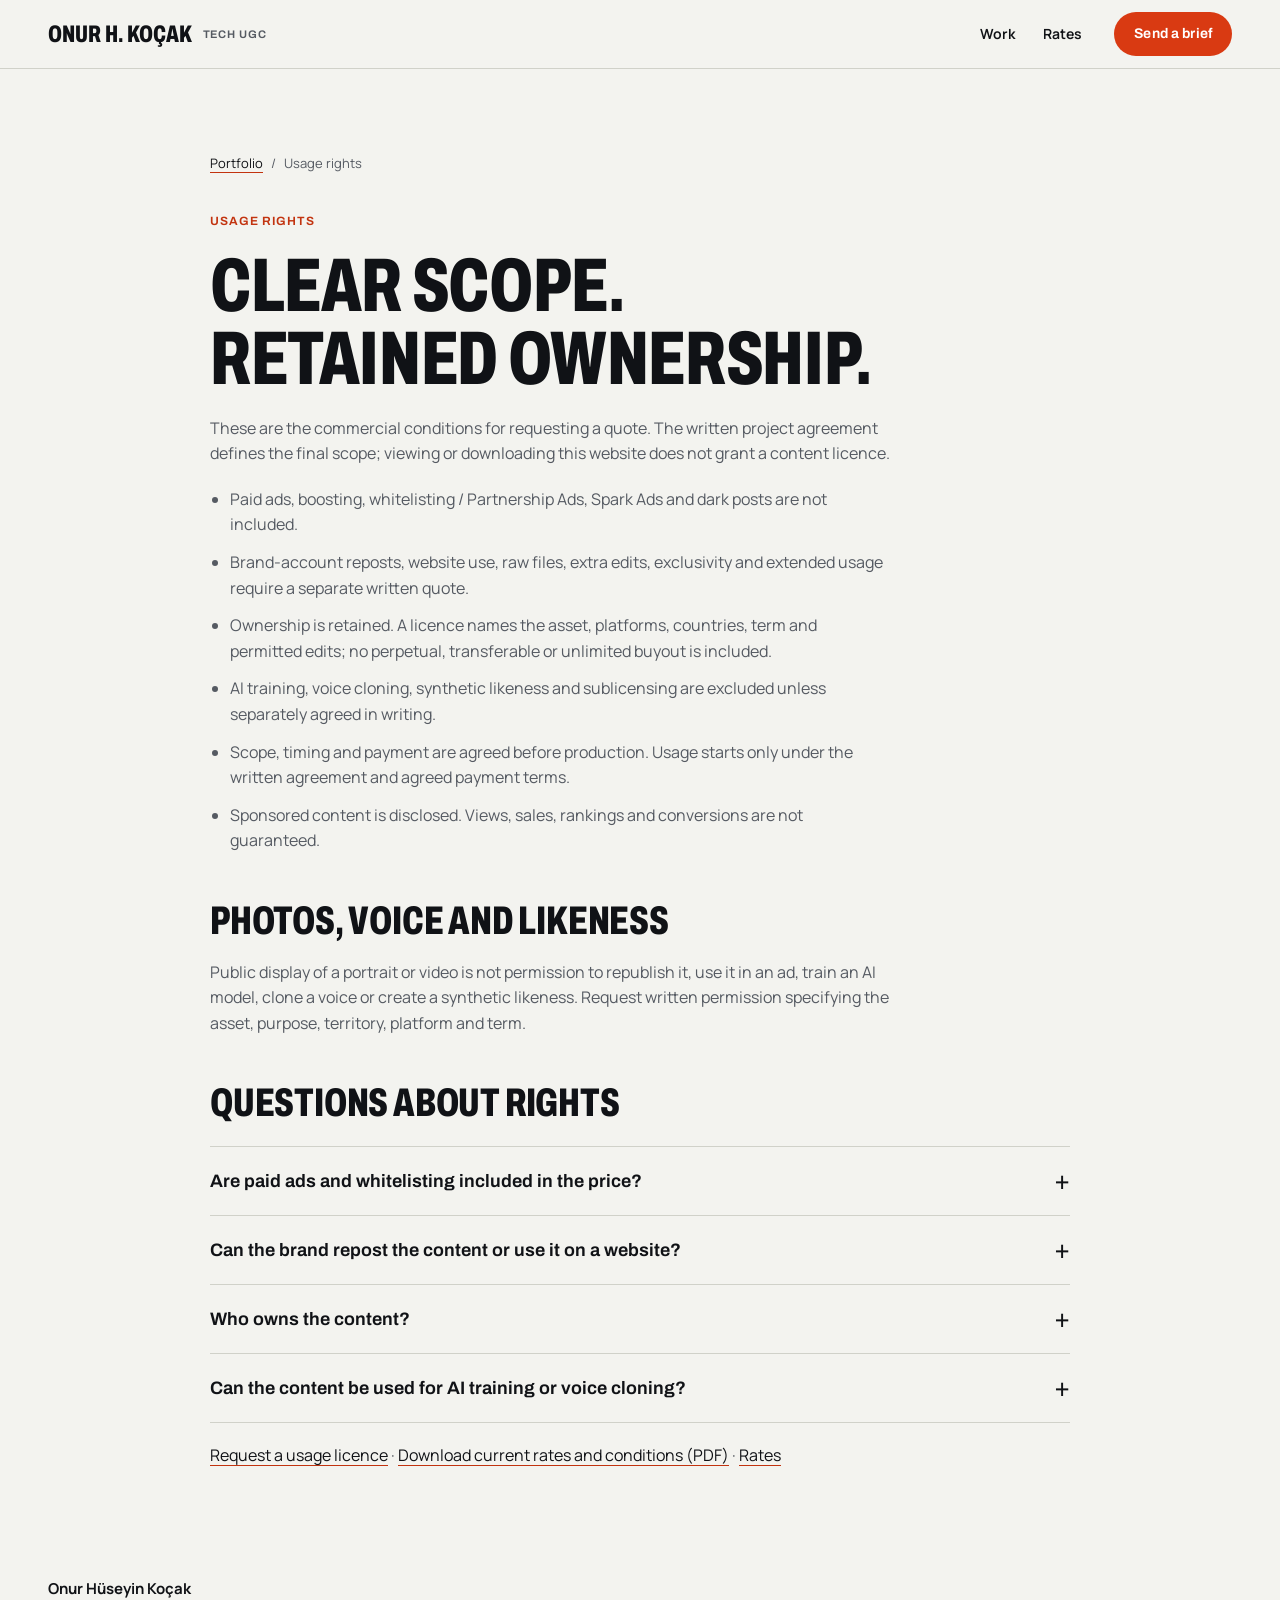
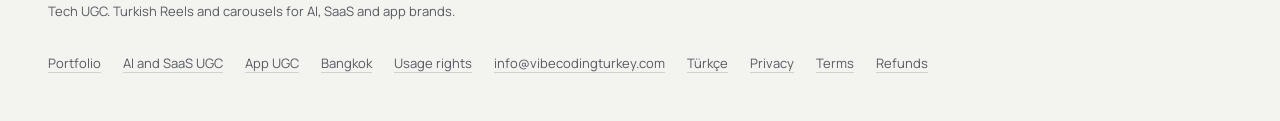
<file: usage-rights/index.html>
<!doctype html><html lang="en"><head><meta charset="utf-8"><meta name="viewport" content="width=device-width,initial-scale=1"><title>Content, image and paid-use rights | Onur Hüseyin Koçak</title><meta name="description" content="Usage rights for creator work, photos, voice and likeness: what the base rate includes and what needs a separate written licence."><meta name="robots" content="index,follow,max-image-preview:large"><link rel="canonical" href="https://ugc-onur.vibecodingturkey.com/usage-rights/"><meta name="color-scheme" content="light dark"><meta name="theme-color" content="#f3f3ef" media="(prefers-color-scheme: light)"><meta name="theme-color" content="#0c0e11" media="(prefers-color-scheme: dark)"><link rel="preload" href="/assets/fonts/archivo-variable.woff2" as="font" type="font/woff2" crossorigin><link rel="preload" href="/assets/fonts/manrope-variable.woff2" as="font" type="font/woff2" crossorigin><link rel="icon" href="/assets/favicon.svg"><link rel="stylesheet" href="/creator.css"><meta property="og:type" content="website"><meta property="og:site_name" content="Onur Hüseyin Koçak"><meta property="og:title" content="Content, image and paid-use rights | Onur Hüseyin Koçak"><meta property="og:description" content="Usage rights for creator work, photos, voice and likeness: what the base rate includes and what needs a separate written licence."><meta property="og:url" content="https://ugc-onur.vibecodingturkey.com/usage-rights/"><meta property="og:image" content="https://ugc-onur.vibecodingturkey.com/assets/img/og-onur.jpg"><meta property="og:image:width" content="1200"><meta property="og:image:height" content="630"><meta property="og:image:alt" content="Onur Hüseyin Koçak, tech creator and software developer, at a recording microphone"><meta name="twitter:card" content="summary_large_image"><meta name="twitter:image" content="https://ugc-onur.vibecodingturkey.com/assets/img/og-onur.jpg"><script type="application/ld+json">{"@context":"https://schema.org","@graph":[{"@type":"Person","@id":"https://vibecodingturkey.com/onur-huseyin-kocak#person","name":"Onur Hüseyin Koçak","alternateName":["Onur Koçak","Onur Huseyin Kocak","onurhuseyinkocak.ai"],"url":"https://ugc-onur.vibecodingturkey.com/onur-huseyin-kocak/","jobTitle":["Tech UGC Creator","Software Developer"],"description":"Onur Hüseyin Koçak, a software builder and tech creator. I use your product first, then explain it in Turkish Reels and carousels that Turkey’s tech audience saves and shares. English on request.","image":{"@type":"ImageObject","@id":"https://ugc-onur.vibecodingturkey.com/#portrait","contentUrl":"https://ugc-onur.vibecodingturkey.com/assets/img/onur-900.webp","caption":"Onur Hüseyin Koçak, tech creator and software developer, at a recording microphone.","representativeOfPage":true,"license":"https://ugc-onur.vibecodingturkey.com/usage-rights/","acquireLicensePage":"https://ugc-onur.vibecodingturkey.com/#brief","creditText":"Onur Hüseyin Koçak"},"knowsLanguage":["tr","en"],"knowsAbout":["Tech UGC","AI tools","SaaS","Mobile apps","Instagram Reels","Instagram carousels","Vibe coding"],"homeLocation":{"@type":"Place","name":"Bangkok, Thailand"},"sameAs":["https://www.instagram.com/onurhuseyinkocak.ai/","https://www.youtube.com/@onurhuseyinkocak","https://github.com/onurhuseyinkocak","https://www.linkedin.com/in/onurhuseyinkocak","https://www.tiktok.com/@honored.ai"],"worksFor":{"@type":"Organization","name":"Vibe Coding Turkey","url":"https://vibecodingturkey.com"}},{"@type":"WebPage","url":"https://ugc-onur.vibecodingturkey.com/usage-rights/","name":"Content, image and paid-use rights | Onur Hüseyin Koçak","description":"Usage rights for creator work, photos, voice and likeness: what the base rate includes and what needs a separate written licence.","inLanguage":"en","about":{"@id":"https://vibecodingturkey.com/onur-huseyin-kocak#person"},"dateModified":"2026-11-18T08:33:03.371Z"},{"@type":"BreadcrumbList","itemListElement":[{"@type":"ListItem","position":1,"name":"Onur Hüseyin Koçak","item":"https://ugc-onur.vibecodingturkey.com/"},{"@type":"ListItem","position":2,"name":"Usage rights","item":"https://ugc-onur.vibecodingturkey.com/usage-rights/"}]},{"@type":"FAQPage","mainEntity":[{"@type":"Question","name":"Are paid ads and whitelisting included in the price?","acceptedAnswer":{"@type":"Answer","text":"No. Paid ads, boosting, whitelisting / Partnership Ads, Spark Ads and dark posts are not included. They require a separate written licence."}},{"@type":"Question","name":"Can the brand repost the content or use it on a website?","acceptedAnswer":{"@type":"Answer","text":"Brand-account reposts, website use, raw files, extra edits, exclusivity and extended usage require a separate written quote."}},{"@type":"Question","name":"Who owns the content?","acceptedAnswer":{"@type":"Answer","text":"Ownership is retained. A licence names the asset, platforms, countries, term and permitted edits; no perpetual, transferable or unlimited buyout is included."}},{"@type":"Question","name":"Can the content be used for AI training or voice cloning?","acceptedAnswer":{"@type":"Answer","text":"AI training, voice cloning, synthetic likeness and sublicensing are excluded unless separately agreed in writing."}}]}]}</script><script defer src="/creator.js"></script></head><body><a class="skip" href="#main">Skip to content</a><header class="header"><div class="wrap header-in"><a class="wordmark" href="/">Onur H. Koçak<span>Tech UGC</span></a><nav aria-label="Main navigation"><a href="/#work">Work</a><a href="/#rates">Rates</a></nav><div class="header-actions"><a class="button small" href="/#brief">Send a brief</a></div></div></header><main id="main" class="wrap document"><nav class="crumbs" aria-label="Breadcrumb"><a href="/">Portfolio</a><span aria-hidden="true">/</span><span>Usage rights</span></nav><p class="eyebrow">Usage rights</p><h1>Clear scope.<br>Retained ownership.</h1><p>These are the commercial conditions for requesting a quote. The written project agreement defines the final scope; viewing or downloading this website does not grant a content licence.</p><ul><li>Paid ads, boosting, whitelisting / Partnership Ads, Spark Ads and dark posts are not included.</li><li>Brand-account reposts, website use, raw files, extra edits, exclusivity and extended usage require a separate written quote.</li><li>Ownership is retained. A licence names the asset, platforms, countries, term and permitted edits; no perpetual, transferable or unlimited buyout is included.</li><li>AI training, voice cloning, synthetic likeness and sublicensing are excluded unless separately agreed in writing.</li><li>Scope, timing and payment are agreed before production. Usage starts only under the written agreement and agreed payment terms.</li><li>Sponsored content is disclosed. Views, sales, rankings and conversions are not guaranteed.</li></ul><h2>Photos, voice and likeness</h2><p>Public display of a portrait or video is not permission to republish it, use it in an ad, train an AI model, clone a voice or create a synthetic likeness. Request written permission specifying the asset, purpose, territory, platform and term.</p><h2>Questions about rights</h2><div class="faq"><details><summary>Are paid ads and whitelisting included in the price? <span aria-hidden="true">+</span></summary><p>No. Paid ads, boosting, whitelisting / Partnership Ads, Spark Ads and dark posts are not included. They require a separate written licence.</p></details><details><summary>Can the brand repost the content or use it on a website? <span aria-hidden="true">+</span></summary><p>Brand-account reposts, website use, raw files, extra edits, exclusivity and extended usage require a separate written quote.</p></details><details><summary>Who owns the content? <span aria-hidden="true">+</span></summary><p>Ownership is retained. A licence names the asset, platforms, countries, term and permitted edits; no perpetual, transferable or unlimited buyout is included.</p></details><details><summary>Can the content be used for AI training or voice cloning? <span aria-hidden="true">+</span></summary><p>AI training, voice cloning, synthetic likeness and sublicensing are excluded unless separately agreed in writing.</p></details></div><p><a href="mailto:info@vibecodingturkey.com?subject=Usage%20licence%20request">Request a usage licence</a> · <a href="/Onur_Huseyin_Kocak_UGC_Rate_Card_2026.pdf">Download current rates and conditions (PDF)</a> · <a href="/#rates">Rates</a></p></main><footer class="footer wrap"><div><strong>Onur Hüseyin Koçak</strong><p>Tech UGC. Turkish Reels and carousels for AI, SaaS and app brands.</p></div><div class="footer-links"><a href="/">Portfolio</a><a href="/ai-saas-ugc-creator/">AI and SaaS UGC</a><a href="/mobile-app-ugc-creator/">App UGC</a><a href="/bangkok-ugc-creator/">Bangkok</a><a href="/usage-rights/">Usage rights</a><a href="mailto:info@vibecodingturkey.com?subject=Tech%20UGC%20collaboration">info@vibecodingturkey.com</a><a href="/tr/" lang="tr" hreflang="tr">Türkçe</a><a href="https://vibecodingturkey.com/en/privacy">Privacy</a><a href="https://vibecodingturkey.com/en/terms">Terms</a><a href="https://vibecodingturkey.com/en/refund-policy">Refunds</a></div></footer></body></html>
</file>
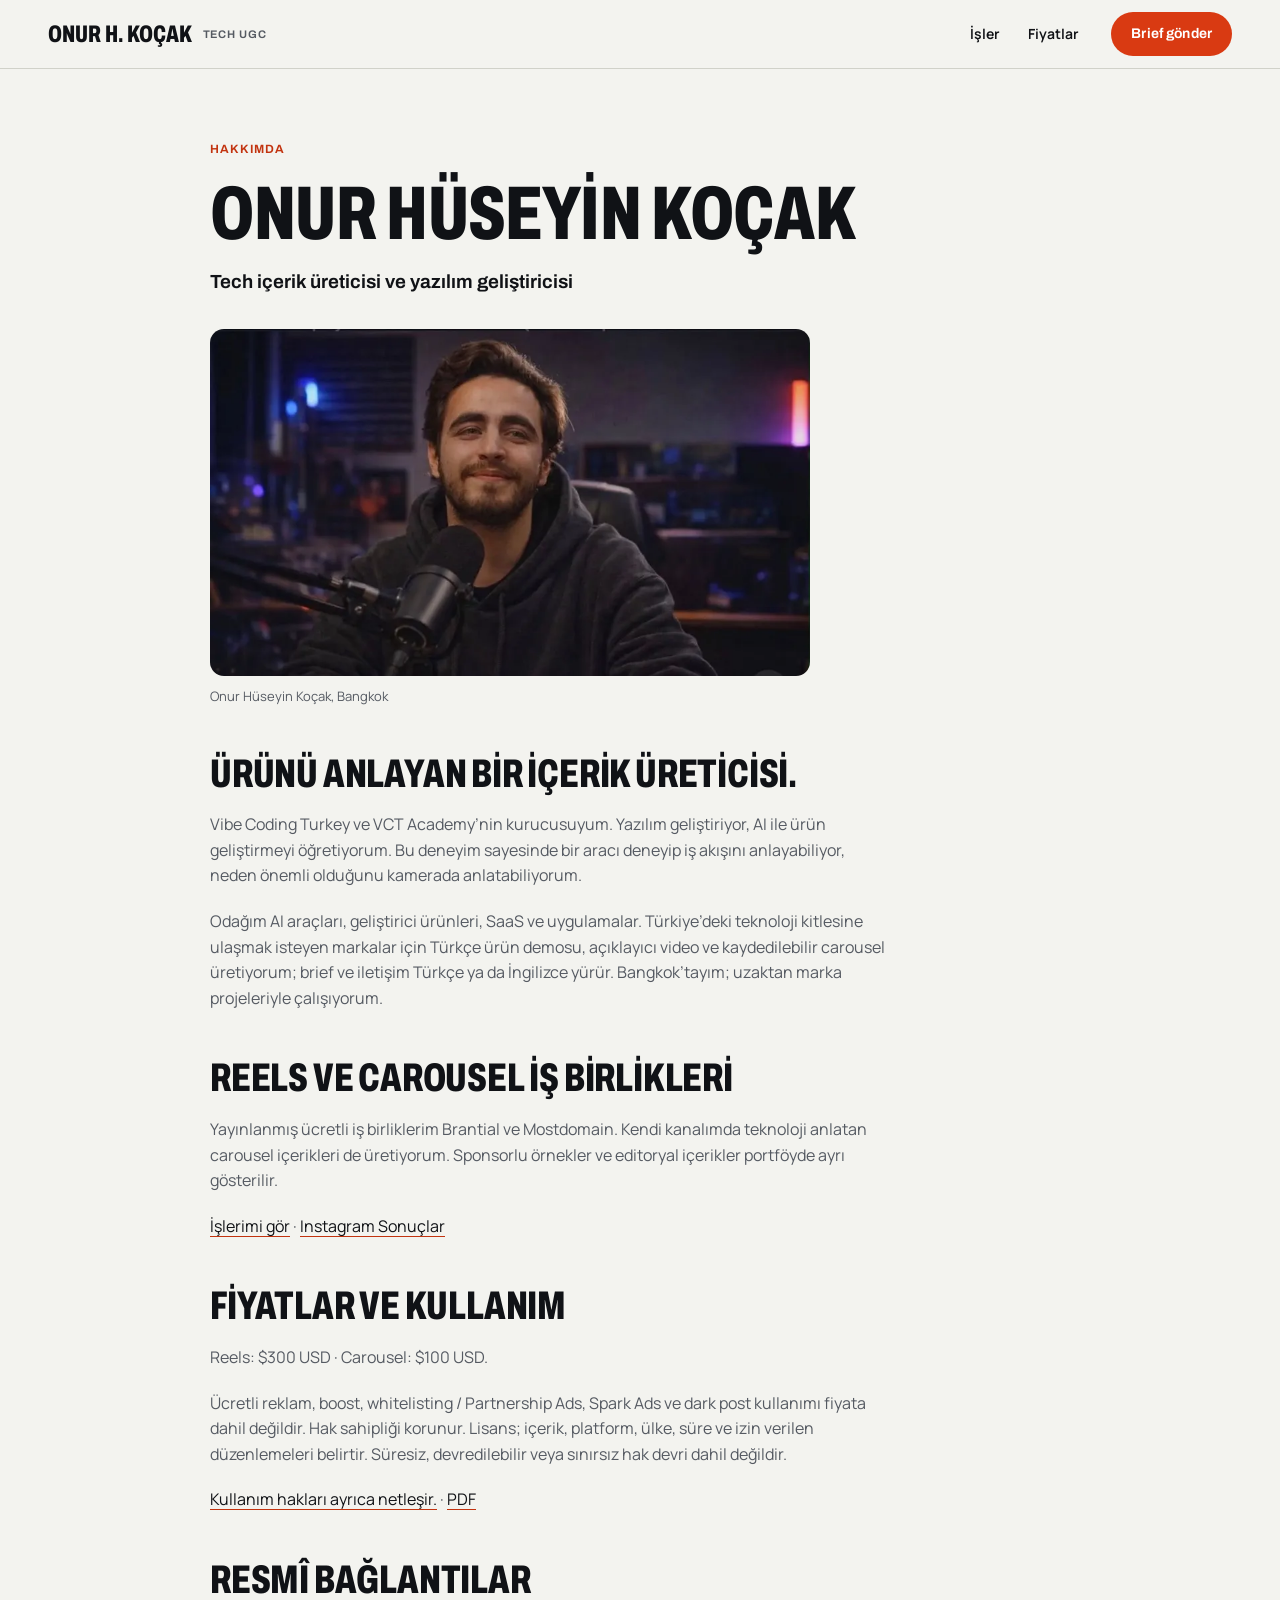
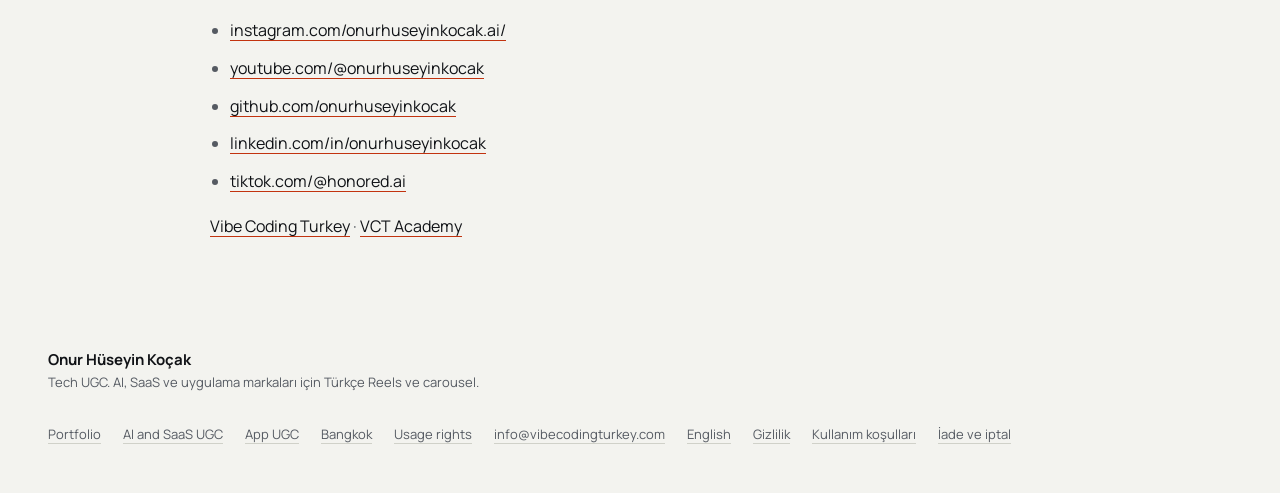
<file: tr/onur-huseyin-kocak/index.html>
<!doctype html><html lang="tr"><head><meta charset="utf-8"><meta name="viewport" content="width=device-width,initial-scale=1"><title>Onur Hüseyin Koçak, Tech içerik üreticisi ve yazılım geliştiricisi</title><meta name="description" content="Ben Onur Hüseyin Koçak; yazılım geliştiricisi ve teknoloji içerik üreticisiyim. Ürününüzü önce kendim kullanır, sonra Türkiye’deki teknoloji kitlesinin kaydedip paylaştığı Türkçe Reels ve carousellerle anlatırım. İngilizce içerik talep üzerine."><meta name="robots" content="index,follow,max-image-preview:large"><link rel="canonical" href="https://ugc-onur.vibecodingturkey.com/tr/onur-huseyin-kocak/"><link rel="alternate" hreflang="en" href="https://ugc-onur.vibecodingturkey.com/onur-huseyin-kocak/"><link rel="alternate" hreflang="tr" href="https://ugc-onur.vibecodingturkey.com/tr/onur-huseyin-kocak/"><link rel="alternate" hreflang="x-default" href="https://ugc-onur.vibecodingturkey.com/onur-huseyin-kocak/"><meta name="color-scheme" content="light dark"><meta name="theme-color" content="#f3f3ef" media="(prefers-color-scheme: light)"><meta name="theme-color" content="#0c0e11" media="(prefers-color-scheme: dark)"><link rel="preload" href="/assets/fonts/archivo-variable.woff2" as="font" type="font/woff2" crossorigin><link rel="preload" href="/assets/fonts/manrope-variable.woff2" as="font" type="font/woff2" crossorigin><link rel="icon" href="/assets/favicon.svg"><link rel="stylesheet" href="/creator.css"><meta property="og:type" content="website"><meta property="og:site_name" content="Onur Hüseyin Koçak"><meta property="og:title" content="Onur Hüseyin Koçak, Tech içerik üreticisi ve yazılım geliştiricisi"><meta property="og:description" content="Ben Onur Hüseyin Koçak; yazılım geliştiricisi ve teknoloji içerik üreticisiyim. Ürününüzü önce kendim kullanır, sonra Türkiye’deki teknoloji kitlesinin kaydedip paylaştığı Türkçe Reels ve carousellerle anlatırım. İngilizce içerik talep üzerine."><meta property="og:url" content="https://ugc-onur.vibecodingturkey.com/tr/onur-huseyin-kocak/"><meta property="og:image" content="https://ugc-onur.vibecodingturkey.com/assets/img/og-onur.jpg"><meta property="og:image:width" content="1200"><meta property="og:image:height" content="630"><meta property="og:image:alt" content="Onur Hüseyin Koçak, tech creator and software developer, at a recording microphone"><meta name="twitter:card" content="summary_large_image"><meta name="twitter:image" content="https://ugc-onur.vibecodingturkey.com/assets/img/og-onur.jpg"><script type="application/ld+json">{"@context":"https://schema.org","@graph":[{"@type":"Person","@id":"https://vibecodingturkey.com/onur-huseyin-kocak#person","name":"Onur Hüseyin Koçak","alternateName":["Onur Koçak","Onur Huseyin Kocak","onurhuseyinkocak.ai"],"url":"https://ugc-onur.vibecodingturkey.com/onur-huseyin-kocak/","jobTitle":["Tech UGC Creator","Software Developer"],"description":"Onur Hüseyin Koçak, a software builder and tech creator. I use your product first, then explain it in Turkish Reels and carousels that Turkey’s tech audience saves and shares. English on request.","image":{"@type":"ImageObject","@id":"https://ugc-onur.vibecodingturkey.com/#portrait","contentUrl":"https://ugc-onur.vibecodingturkey.com/assets/img/onur-900.webp","caption":"Onur Hüseyin Koçak, tech creator and software developer, at a recording microphone.","representativeOfPage":true,"license":"https://ugc-onur.vibecodingturkey.com/usage-rights/","acquireLicensePage":"https://ugc-onur.vibecodingturkey.com/#brief","creditText":"Onur Hüseyin Koçak"},"knowsLanguage":["tr","en"],"knowsAbout":["Tech UGC","AI tools","SaaS","Mobile apps","Instagram Reels","Instagram carousels","Vibe coding"],"homeLocation":{"@type":"Place","name":"Bangkok, Thailand"},"sameAs":["https://www.instagram.com/onurhuseyinkocak.ai/","https://www.youtube.com/@onurhuseyinkocak","https://github.com/onurhuseyinkocak","https://www.linkedin.com/in/onurhuseyinkocak","https://www.tiktok.com/@honored.ai"],"worksFor":{"@type":"Organization","name":"Vibe Coding Turkey","url":"https://vibecodingturkey.com"}},{"@type":"ProfilePage","url":"https://ugc-onur.vibecodingturkey.com/tr/onur-huseyin-kocak/","name":"Onur Hüseyin Koçak, Tech içerik üreticisi ve yazılım geliştiricisi","description":"Ben Onur Hüseyin Koçak; yazılım geliştiricisi ve teknoloji içerik üreticisiyim. Ürününüzü önce kendim kullanır, sonra Türkiye’deki teknoloji kitlesinin kaydedip paylaştığı Türkçe Reels ve carousellerle anlatırım. İngilizce içerik talep üzerine.","inLanguage":"tr","about":{"@id":"https://vibecodingturkey.com/onur-huseyin-kocak#person"},"dateModified":"2026-11-18T08:33:03.371Z","mainEntity":{"@id":"https://vibecodingturkey.com/onur-huseyin-kocak#person"}},{"@type":"BreadcrumbList","itemListElement":[{"@type":"ListItem","position":1,"name":"Onur Hüseyin Koçak","item":"https://ugc-onur.vibecodingturkey.com/"},{"@type":"ListItem","position":2,"name":"Onur Hüseyin Koçak","item":"https://ugc-onur.vibecodingturkey.com/tr/onur-huseyin-kocak/"}]}]}</script><script defer src="/creator.js"></script></head><body><a class="skip" href="#main">İçeriğe geç</a><header class="header"><div class="wrap header-in"><a class="wordmark" href="/tr/">Onur H. Koçak<span>Tech UGC</span></a><nav aria-label="Ana gezinme"><a href="/tr/#work">İşler</a><a href="/tr/#rates">Fiyatlar</a></nav><div class="header-actions"><a class="button small" href="/tr/#brief">Brief gönder</a></div></div></header><main id="main" class="wrap document"><p class="eyebrow">Hakkımda</p><h1><span lang="tr">Onur Hüseyin Koçak</span></h1><p class="hero-role">Tech içerik üreticisi ve yazılım geliştiricisi</p><figure class="bio-photo"><img src="/assets/img/onur-900.webp" alt="Onur Hüseyin Koçak, Tech içerik üreticisi ve yazılım geliştiricisi" width="900" height="520"><figcaption>Onur Hüseyin Koçak, Bangkok</figcaption></figure><h2>Ürünü anlayan bir içerik üreticisi.</h2><p>Vibe Coding Turkey ve VCT Academy’nin kurucusuyum. Yazılım geliştiriyor, AI ile ürün geliştirmeyi öğretiyorum. Bu deneyim sayesinde bir aracı deneyip iş akışını anlayabiliyor, neden önemli olduğunu kamerada anlatabiliyorum.</p><p>Odağım AI araçları, geliştirici ürünleri, SaaS ve uygulamalar. Türkiye’deki teknoloji kitlesine ulaşmak isteyen markalar için Türkçe ürün demosu, açıklayıcı video ve kaydedilebilir carousel üretiyorum; brief ve iletişim Türkçe ya da İngilizce yürür. Bangkok’tayım; uzaktan marka projeleriyle çalışıyorum.</p><h2>Reels ve carousel iş birlikleri</h2><p>Yayınlanmış ücretli iş birliklerim Brantial ve Mostdomain. Kendi kanalımda teknoloji anlatan carousel içerikleri de üretiyorum. Sponsorlu örnekler ve editoryal içerikler portföyde ayrı gösterilir.</p><p><a href="/tr/#work">İşlerimi gör</a> · <a href="/tr/#results">Instagram Sonuçlar</a></p><h2>Fiyatlar ve kullanım</h2><p>Reels: $300 USD · Carousel: $100 USD.</p><p>Ücretli reklam, boost, whitelisting / Partnership Ads, Spark Ads ve dark post kullanımı fiyata dahil değildir. Hak sahipliği korunur. Lisans; içerik, platform, ülke, süre ve izin verilen düzenlemeleri belirtir. Süresiz, devredilebilir veya sınırsız hak devri dahil değildir.</p><p><a href="/tr/#rates">Kullanım hakları ayrıca netleşir.</a> · <a href="/Onur_Huseyin_Kocak_UGC_Rate_Card_2026.pdf">PDF</a></p><h2>Resmî bağlantılar</h2><ul><li><a href="https://www.instagram.com/onurhuseyinkocak.ai/" rel="me">instagram.com/onurhuseyinkocak.ai/</a></li><li><a href="https://www.youtube.com/@onurhuseyinkocak" rel="me">youtube.com/@onurhuseyinkocak</a></li><li><a href="https://github.com/onurhuseyinkocak" rel="me">github.com/onurhuseyinkocak</a></li><li><a href="https://www.linkedin.com/in/onurhuseyinkocak" rel="me">linkedin.com/in/onurhuseyinkocak</a></li><li><a href="https://www.tiktok.com/@honored.ai" rel="me">tiktok.com/@honored.ai</a></li></ul><p><a href="https://vibecodingturkey.com">Vibe Coding Turkey</a> · <a href="https://academy.vibecodingturkey.com">VCT Academy</a></p></main><footer class="footer wrap"><div><strong>Onur Hüseyin Koçak</strong><p>Tech UGC. AI, SaaS ve uygulama markaları için Türkçe Reels ve carousel.</p></div><div class="footer-links"><a href="/">Portfolio</a><a href="/ai-saas-ugc-creator/">AI and SaaS UGC</a><a href="/mobile-app-ugc-creator/">App UGC</a><a href="/bangkok-ugc-creator/">Bangkok</a><a href="/usage-rights/">Usage rights</a><a href="mailto:info@vibecodingturkey.com?subject=Tech%20UGC%20collaboration">info@vibecodingturkey.com</a><a href="/" lang="en" hreflang="en">English</a><a href="https://vibecodingturkey.com/tr/gizlilik">Gizlilik</a><a href="https://vibecodingturkey.com/tr/sozlesme">Kullanım koşulları</a><a href="https://vibecodingturkey.com/tr/iade-politikasi">İade ve iptal</a></div></footer></body></html>
</file>
<file: creator.css>
@font-face{font-family:Archivo;src:url('/assets/fonts/archivo-variable.woff2') format('woff2');font-style:normal;font-weight:100 900;font-stretch:62% 125%;font-display:swap}
@font-face{font-family:Manrope;src:url('/assets/fonts/manrope-variable.woff2') format('woff2');font-style:normal;font-weight:200 800;font-display:swap}
:root{color-scheme:light dark;--bg:#f3f3ef;--surface:#e8e8e2;--ink:#101216;--muted:#555a62;--line:#d0d1c9;--accent:#d93a12;--accent-hover:#b92f0c;--accent-text:#c2330f;--on-accent:#fff;--plate:#101216;--plate-line:#101216;--shadow:0 28px 56px -28px rgb(16 18 22/.5);--r:14px;--r-s:8px;--gutter:clamp(16px,4vw,48px);--section:clamp(64px,8vw,112px);--ease-out:cubic-bezier(.23,1,.32,1);--display:Archivo,'Arial Narrow','Helvetica Neue',Arial,sans-serif;--body:Manrope,'Helvetica Neue',Arial,sans-serif}
@media(prefers-color-scheme:dark){:root{--bg:#0c0e11;--surface:#15181d;--ink:#f1f1ec;--muted:#a3a8b0;--line:#272b32;--accent:#ff5a36;--accent-hover:#ff7352;--accent-text:#ff7a5c;--on-accent:#14100e;--plate:#1a1e24;--plate-line:#2c3139;--shadow:0 28px 56px -28px rgb(0 0 0/.8)}.rate:first-child,.dock{--accent:#d93a12;--accent-hover:#b92f0c;--accent-text:#c2330f;--on-accent:#fff}}
@media(prefers-color-scheme:light){.rate:first-child,.dock{--accent:#ff5a36;--accent-hover:#ff7352;--accent-text:#ff7a5c;--on-accent:#14100e}}

*,*::before,*::after{box-sizing:border-box}
html{scroll-padding-top:88px;-webkit-text-size-adjust:100%}
body{margin:0;background:var(--bg);color:var(--ink);font-family:var(--body);font-size:16px;line-height:1.6;-webkit-font-smoothing:antialiased;text-rendering:optimizeLegibility}
h1,h2,h3,p,figure,dl,dd,ol,ul{margin:0}ol,ul{padding:0;list-style:none}[hidden]{display:none!important}
img,video,svg{display:block;max-width:100%}img,video{height:auto}
a{color:inherit;text-decoration:none}button,input,textarea,select{font:inherit;color:inherit}
button,a,input,select,textarea,summary{-webkit-tap-highlight-color:transparent;touch-action:manipulation}h1,h2,h3{overflow-wrap:break-word}
:focus-visible{outline:2px solid var(--accent-text);outline-offset:3px;border-radius:2px}
::selection{background:var(--accent);color:var(--on-accent)}
.wrap{width:min(100% - var(--gutter)*2,1240px);margin-inline:auto}
.skip{position:absolute;left:16px;top:-100px;z-index:30;padding:12px 16px;background:var(--ink);color:var(--bg);border-radius:var(--r-s)}.skip:focus{top:12px}

h1,h2,.rate h3,.steps h3,.lead-metric>strong,.rate-price span,.rank-views,.case-metrics dd,.metrics dd,.proof-stats dd{font-family:var(--display);font-stretch:68%;font-weight:800;line-height:.94;letter-spacing:-.005em;font-variant-numeric:tabular-nums lining-nums}
h1,h2,.rate h3,.steps h3{text-transform:uppercase;text-wrap:balance}
h1{font-size:clamp(46px,6.6vw,96px);line-height:.96}
h2{font-size:clamp(36px,5.2vw,72px);max-width:14ch}
h3{font-family:var(--display);font-stretch:100%;font-weight:650;font-size:clamp(22px,2.2vw,30px);line-height:1.15;letter-spacing:-.015em;text-wrap:balance}
.eyebrow,.label,.case-story dt,.shelf>h3,.case-tags{font-family:var(--display);font-stretch:100%;font-size:12px;font-weight:650;letter-spacing:.08em;text-transform:uppercase;line-height:1.4;color:var(--muted)}
.eyebrow{color:var(--accent-text);margin-bottom:20px}
.source{font-size:13px;line-height:1.6;color:var(--muted);max-width:74ch}
.arr{display:inline-block;transition:transform .2s var(--ease-out)}.text-link .arr{margin-left:6px}.arr.out{transform:rotate(-45deg)}

.button{display:inline-flex;align-items:center;justify-content:center;gap:12px;min-height:52px;padding:14px 26px;background:var(--accent);color:var(--on-accent);border:0;border-radius:999px;font-family:var(--display);font-size:16px;font-weight:650;letter-spacing:.01em;white-space:nowrap;cursor:pointer;transition:background-color .2s ease,transform .16s var(--ease-out)}
.button:active{transform:scale(.97)}.button.small{min-height:44px;padding:10px 20px;font-size:14px}
.text-link{display:inline-block;padding-block:10px;font-weight:650;font-size:15px;text-decoration:underline;text-decoration-thickness:1px;text-underline-offset:5px;text-decoration-color:color-mix(in srgb,currentColor 45%,transparent);transition:color .2s ease,text-decoration-color .2s ease}
@media(hover:hover) and (pointer:fine){.button:hover{background:var(--accent-hover)}.button:hover .arr,.text-link:hover .arr:not(.out){transform:translateX(4px)}.text-link:hover{color:var(--accent-text);text-decoration-color:currentColor}.text-link:hover .arr.out{transform:rotate(-45deg) translateX(3px)}}

.header{position:sticky;top:0;z-index:20;background:var(--bg);border-bottom:1px solid var(--line)}
.header-in{display:flex;align-items:center;gap:32px;min-height:68px}
.wordmark{display:inline-flex;align-items:center;min-height:44px;flex:none;font-family:var(--display);font-stretch:68%;font-weight:800;font-size:24px;line-height:1;text-transform:uppercase;letter-spacing:.005em}
.wordmark span{margin-left:10px;font-stretch:100%;font-size:11px;font-weight:650;letter-spacing:.08em;color:var(--muted);vertical-align:middle}
.header nav{display:flex;gap:28px;margin-left:auto;font-size:14px;font-weight:650}
.header nav a,.language{display:inline-flex;align-items:center;min-height:44px;transition:color .2s ease}
.header-actions{display:flex;align-items:center;gap:20px}.language{font-size:14px;font-weight:650;color:var(--muted)}
@media(hover:hover) and (pointer:fine){.header nav a:hover,.language:hover{color:var(--accent-text)}}

.hero{display:grid;grid-template-columns:minmax(0,7fr) minmax(0,5fr);gap:clamp(32px,5vw,72px);align-items:center;padding-block:clamp(40px,5vw,72px) clamp(32px,4vw,56px)}
.intro{max-width:46ch;margin-top:28px;font-size:clamp(17px,1.5vw,20px);line-height:1.55;color:var(--muted)}
.hero-actions{display:flex;flex-wrap:wrap;align-items:center;gap:12px 28px;margin-top:32px}
.stack-scene{position:relative;aspect-ratio:10/11;perspective:1400px}
.stack-scene>img{position:absolute;object-fit:cover;border-radius:var(--r);background:var(--surface);box-shadow:var(--shadow);transition:transform .5s var(--ease-out)}
.stack-portrait{left:13%;top:4%;width:74%;height:84%;object-position:46% 50%;transform:rotateX(var(--rx,0deg)) rotateY(var(--ry,0deg))}
.stack-a{left:0;bottom:0;width:33%;aspect-ratio:9/16;transform:translate3d(var(--ax,0),var(--ay,0),0) rotate(-5deg)}
.stack-b{right:0;top:9%;width:29%;aspect-ratio:9/16;transform:translate3d(var(--bx,0),var(--by,0),0) rotate(4deg)}
.stack figcaption{display:flex;flex-wrap:wrap;gap:2px 14px;margin-top:18px;font-size:13px;color:var(--muted)}.stack figcaption strong{flex-basis:100%;font-size:15px;color:var(--ink)}

.proof{display:grid;grid-template-columns:auto 1fr;gap:20px 48px;align-items:center;padding-block:28px;border-block:1px solid var(--line)}
.proof-brands{display:flex;flex-wrap:wrap;align-items:center;gap:12px}.proof-brands .label{margin-right:8px}
.plate{display:inline-flex;align-items:center;justify-content:center;height:48px;padding:0 18px;background:var(--plate);border:1px solid var(--plate-line);border-radius:var(--r-s);transition:transform .2s var(--ease-out)}
.plate img{width:auto;height:22px}.plate img[src$=".svg"]{filter:invert(1)}.plate img[src$=".png"]{height:26px}
@media(hover:hover) and (pointer:fine){a.plate:hover{transform:translateY(-2px)}}
.proof-stats{display:flex;justify-content:flex-end;align-items:start;gap:clamp(24px,4vw,56px)}
.proof-stats>div{display:flex;flex-direction:column-reverse;gap:6px}.proof-stats dt{font-size:13px;color:var(--muted)}.proof-stats dd{font-size:clamp(30px,3.4vw,44px)}
.proof-note{grid-column:1/-1;font-size:13px;color:var(--muted)}.proof-note a{text-decoration:underline;text-decoration-color:var(--line);text-underline-offset:4px}

.work,.results,.top,.craft,.process,.rates,.about,.questions{padding-block:var(--section)}
.results,.craft,.rates{border-block:1px solid var(--line)}
.section-top{display:grid;grid-template-columns:minmax(0,1.2fr) minmax(0,1fr);gap:24px 64px;align-items:end;margin-bottom:clamp(36px,5vw,64px)}
.section-description{max-width:46ch;font-size:17px;line-height:1.6;color:var(--muted)}

.case{display:grid;grid-template-columns:minmax(0,5fr) minmax(0,7fr);gap:clamp(28px,6vw,88px);align-items:center;padding-block:clamp(32px,4vw,56px);border-top:1px solid var(--line)}
.case:nth-of-type(even) .case-media{order:2}
.case-media{position:relative;justify-self:center;width:min(100%,360px);border-radius:var(--r);overflow:hidden;background:var(--surface);box-shadow:var(--shadow)}
.case-media video{width:100%;aspect-ratio:9/16;object-fit:cover;background:#0c0e11;cursor:pointer}.case-media video:focus-visible,.craft-film video:focus-visible{outline-offset:-4px}
.sound{position:absolute;left:14px;bottom:14px;display:inline-flex;align-items:center;gap:10px;min-height:44px;padding:10px 18px 10px 16px;background:rgb(12 14 17/.86);color:#f1f1ec;border:1px solid rgb(241 241 236/.24);border-radius:999px;font-family:var(--display);font-size:14px;font-weight:650;cursor:pointer;transition:transform .16s var(--ease-out),background-color .2s ease}
.pause{position:absolute;top:12px;right:12px;min-height:44px;padding:8px 16px;background:rgb(12 14 17/.86);color:#f1f1ec;border:1px solid rgb(241 241 236/.24);border-radius:999px;font-family:var(--display);font-size:13px;font-weight:650;cursor:pointer}.craft-film{position:relative}
.sound::before{content:"";border-left:9px solid currentColor;border-block:6px solid transparent}.sound:active{transform:scale(.97)}.sound[hidden]{display:none}
@media(hover:hover) and (pointer:fine){.sound:hover{background:var(--accent);color:var(--on-accent)}}
.case-head{display:flex;flex-wrap:wrap;align-items:center;gap:12px 18px;margin-bottom:24px}
.case-story{display:grid;gap:16px;margin-top:24px;max-width:58ch}.case-story>div{display:grid;grid-template-columns:96px 1fr;gap:16px}.case-story dt{padding-top:4px}.case-story dd{color:var(--muted)}
.case-metrics{display:grid;grid-template-columns:repeat(3,minmax(0,1fr));gap:20px;margin-top:28px;max-width:520px}
.case-metrics>div,.metrics>div,.rank-metrics>div{display:flex;flex-direction:column-reverse;gap:6px}
.case-metrics dt,.metrics dt,.rank-metrics dt{font-size:13px;color:var(--muted)}.case-metrics dd{font-size:clamp(22px,2.2vw,28px)}
.case-body>.source{margin-top:24px}.case-body>.text-link{margin-top:8px}
.nudge{display:flex;flex-wrap:wrap;align-items:center;gap:4px 20px;padding-top:32px;border-top:1px solid var(--line);font-family:var(--display);font-size:clamp(20px,2vw,26px);font-weight:650;letter-spacing:-.01em}

.period{font-size:14px;line-height:1.7;color:var(--muted)}
.metric-layout{display:grid;grid-template-columns:minmax(0,5fr) minmax(0,7fr);gap:clamp(32px,5vw,72px);align-items:end}
.lead-metric>span{font-size:14px;color:var(--muted)}.lead-metric>strong{display:block;margin-top:8px;font-size:clamp(60px,8vw,112px);line-height:.86}
.reach-chart{max-width:420px;margin-top:28px;color:var(--accent-text)}.reach-chart svg{width:100%;height:72px;overflow:visible}.reach-chart polyline{fill:none;stroke:currentColor;stroke-width:2;stroke-linecap:round;stroke-linejoin:round}.reach-chart circle{fill:currentColor}.chart-grid{fill:none;stroke:var(--line);stroke-width:.6}.reach-chart>span{display:block;margin-top:8px;font-size:13px;color:var(--muted)}
.metrics{display:grid;grid-template-columns:repeat(4,minmax(0,1fr));gap:0 24px}.metrics>div{padding-block:20px;border-top:1px solid var(--line)}.metrics dd{font-size:clamp(28px,3vw,42px)}
.results>.source{margin-top:36px}
.lead-note{margin-top:20px;font-size:15px;color:var(--muted)}.lead-note b{font-family:var(--display);font-stretch:68%;font-weight:800;font-size:28px;color:var(--ink);font-variant-numeric:tabular-nums}
.audience{margin-top:clamp(40px,6vw,72px);padding-top:clamp(28px,4vw,48px);border-top:1px solid var(--line)}.audience-head{display:flex;flex-wrap:wrap;align-items:baseline;gap:8px 24px}.audience-head p{font-size:14px;color:var(--muted)}
.audience-grid{display:grid;grid-template-columns:repeat(3,minmax(0,1fr));gap:clamp(24px,4vw,56px);margin-top:28px}.audience .bars{margin-top:14px;padding-top:0;border-top:0}.audience>.source{margin-top:24px}
.case-rates{display:flex;flex-wrap:wrap;gap:20px 48px;margin-top:32px;padding-top:28px;border-top:1px solid var(--line)}.case-rates>div{display:flex;flex-direction:column-reverse;gap:6px}.case-rates dt{font-size:14px;font-weight:650}.case-rates dt small{display:block;font-size:12px;font-weight:400;color:var(--muted)}.case-rates dd{font-family:var(--display);font-stretch:68%;font-weight:800;font-size:clamp(44px,5vw,64px);line-height:.9;color:var(--accent-text);font-variant-numeric:tabular-nums}
.hp{position:absolute;left:-9999px;width:1px;height:1px;overflow:hidden}
.peak{display:grid;grid-template-columns:minmax(0,5fr) minmax(0,7fr);gap:clamp(32px,5vw,72px);align-items:center;margin-top:clamp(40px,6vw,72px);padding:clamp(24px,4vw,56px);border:1px solid var(--line);border-radius:var(--r);background:var(--surface)}
.deck{position:relative;aspect-ratio:6/5;perspective:1100px}
.slide{position:absolute;left:6%;top:9%;width:50%;aspect-ratio:4/5;display:grid;align-content:end;gap:8px;padding:9%;border-radius:var(--r);border:1px solid var(--line);background:var(--bg);box-shadow:var(--shadow);transform-origin:left center;transform:translateX(var(--x,0)) rotateY(-22deg) rotate(var(--r2,0deg));transition:transform .5s var(--ease-out)}
.slide.d1{--x:26%;--r2:1.5deg}.slide.d2{--x:52%;--r2:3deg}.slide.d3{--x:78%;--r2:4.5deg}
.slide b{align-self:start;font-family:var(--display);font-stretch:68%;font-weight:800;font-size:clamp(22px,3vw,40px);line-height:1;color:var(--accent-text)}.slide i{display:block;height:6px;border-radius:3px;background:var(--line)}.slide i:nth-of-type(2){width:82%}.slide i:nth-of-type(3){width:56%}
.slide-front{background:var(--ink);color:var(--bg);border-color:var(--ink)}.slide-front span{font-family:var(--display);font-stretch:68%;font-weight:800;font-size:clamp(17px,2.7vw,36px);line-height:.96;text-transform:uppercase;overflow-wrap:anywhere}.slide-front small{position:absolute;top:8%;right:9%;font-family:var(--display);font-size:11px;font-weight:650;letter-spacing:.06em;opacity:.7}
@media(hover:hover) and (pointer:fine){.deck:hover .slide.d1{--x:31%}.deck:hover .slide.d2{--x:62%}.deck:hover .slide.d3{--x:93%}}
.peak-body h3{margin-top:8px}.peak-views{margin-top:16px;font-size:15px;color:var(--muted)}.peak-views b{font-family:var(--display);font-stretch:68%;font-weight:800;font-size:clamp(56px,7.4vw,104px);line-height:.86;color:var(--ink);font-variant-numeric:tabular-nums}
.bars{display:grid;gap:14px;margin-top:28px;padding-top:24px;border-top:1px solid var(--line)}.bars li{display:grid;grid-template-columns:1fr auto;gap:6px 16px;font-size:14px}.bars b{font-variant-numeric:tabular-nums}.bars svg{grid-column:1/-1;width:100%;height:8px}
.bar-peak rect{fill:var(--accent)}.bar-other rect{fill:var(--ink)}.bar-median rect{fill:var(--muted)}.bar-median{color:var(--muted)}
.peak-times{margin-top:20px;font-size:15px}.peak-times strong{margin-right:6px;font-family:var(--display);font-stretch:68%;font-weight:800;font-size:34px;line-height:1;color:var(--accent-text)}.peak-body>.source{margin-top:16px}

.shelves{display:grid;grid-template-columns:minmax(0,1.15fr) minmax(0,1fr);gap:clamp(32px,5vw,72px)}
.shelf>h3{padding-bottom:14px;margin-bottom:24px;border-bottom:1px solid var(--line)}
.shelf ol{display:grid;grid-template-columns:minmax(0,1.25fr) minmax(0,1fr);gap:24px 28px;align-items:start}
.shelf li{display:grid;grid-template-columns:84px minmax(0,1fr);gap:16px;align-items:start}.shelf li:first-child{grid-row:span 2;grid-template-columns:1fr;gap:20px}
.cover{display:block;overflow:hidden;border-radius:var(--r-s);background:var(--surface)}.shelf li:first-child .cover{border-radius:var(--r)}
.cover img{width:100%;object-fit:cover;transition:transform .5s var(--ease-out)}.shelf-carousel .cover img{aspect-ratio:4/5}.shelf-reel .cover img{aspect-ratio:9/16}
@media(hover:hover) and (pointer:fine){.cover:hover img{transform:scale(1.03)}}
.rank-title{font-weight:650;font-size:15px;line-height:1.35}.rank-views{margin-top:8px;font-size:30px}.rank-views small{font-family:var(--body);font-stretch:100%;font-size:13px;font-weight:500;letter-spacing:0;color:var(--muted)}
.shelf li:first-child .rank-title{font-size:18px}.shelf li:first-child .rank-views{font-size:clamp(48px,5.4vw,76px)}
.rank-metrics{display:flex;gap:20px;margin-top:12px}.rank-metrics dd{font-weight:650;font-variant-numeric:tabular-nums}
.follows,.rank-date{margin-top:8px;font-size:13px;color:var(--muted)}.follows{color:var(--accent-text);font-weight:650}
.top>.source,.craft>.source{margin-top:36px}

.craft-grid{display:grid;grid-template-columns:minmax(0,3fr) minmax(0,6fr) minmax(0,3fr);gap:clamp(16px,2.4vw,32px);align-items:end}
.craft-grid figure>img,.craft-grid figure>video{width:100%;border-radius:var(--r);border:1px solid var(--line);background:var(--surface);object-fit:cover}
.craft-film video,.craft-app img{aspect-ratio:9/16;object-position:top}.craft-web img{aspect-ratio:16/10}
.craft-grid figcaption{display:grid;gap:4px;margin-top:16px;font-size:14px;line-height:1.5;color:var(--muted)}.craft-grid figcaption strong{font-family:var(--display);font-size:17px;color:var(--ink)}

.steps{display:grid;grid-template-columns:repeat(4,minmax(0,1fr));gap:32px}
.steps li{padding-top:24px;border-top:2px solid var(--ink)}.steps li:first-child{border-color:var(--accent)}
.steps h3{font-size:clamp(28px,3vw,40px)}.steps p{margin-top:14px;font-size:15px;color:var(--muted)}

.rate-list{display:grid;grid-template-columns:repeat(2,minmax(0,1fr));gap:clamp(16px,2.4vw,32px)}
.rate{display:grid;grid-template-columns:1fr auto;gap:28px 24px;align-items:end;padding:clamp(24px,3.4vw,44px);border:1px solid var(--line);border-radius:var(--r);background:var(--surface)}
.rate:first-child{background:var(--ink);color:var(--bg);border-color:var(--ink)}
.rate-what{grid-column:1/-1}.rate h3{font-size:clamp(40px,4.6vw,64px)}.rate-what>p{margin-top:14px;max-width:38ch;opacity:.78}
.rate ul{display:grid;gap:8px;margin-top:20px;font-size:15px}.rate li{display:flex;gap:12px;align-items:baseline}.rate li::before{content:"";flex:none;width:10px;height:2px;background:currentColor;transform:translateY(-4px)}
.rate-price span{font-size:clamp(64px,7.4vw,104px);line-height:.82}.rate-price small{font-family:var(--display);font-size:14px;font-weight:650;letter-spacing:.08em;opacity:.7}
.rights{margin-top:32px;border-block:1px solid var(--line)}.faq{border-top:1px solid var(--line)}.faq details{border-bottom:1px solid var(--line)}.faq p{max-width:74ch;padding-bottom:28px;color:var(--muted)}.document .faq{margin-top:24px}
.rights summary,.faq summary{display:flex;justify-content:space-between;align-items:center;gap:24px;min-height:68px;cursor:pointer;font-family:var(--display);font-weight:650;font-size:18px;list-style:none}.rights summary::-webkit-details-marker,.faq summary::-webkit-details-marker{display:none}
.rights summary span,.faq summary span{flex:none;font-size:26px;font-weight:400;transition:transform .2s var(--ease-out)}.rights[open] summary span,.faq [open] summary span{transform:rotate(45deg)}
.rights ul{display:grid;gap:12px;max-width:74ch;padding:0 0 28px 18px;list-style:disc;font-size:15px;color:var(--muted)}
.rates>.source{margin-top:24px}.rates>.text-link{margin-top:8px}

.about-grid{display:grid;grid-template-columns:minmax(0,1fr) minmax(0,1fr);gap:clamp(28px,6vw,88px)}
.about-grid p{max-width:58ch;margin-bottom:18px;color:var(--muted)}.about-links,.contact-links{display:flex;flex-wrap:wrap;gap:4px 28px}

.contact{padding-block:var(--section);background:var(--surface)}
.contact-grid{display:grid;grid-template-columns:minmax(0,1fr) minmax(0,1fr);gap:clamp(32px,6vw,88px);align-items:start}
.contact h2{max-width:16ch}.contact-grid>div>p{max-width:42ch;margin-top:24px;font-size:17px;color:var(--muted)}.contact-links{margin-top:20px;flex-direction:column;align-items:flex-start}
.contact form{display:grid;gap:18px}.contact label{display:grid;gap:8px;font-size:14px;font-weight:650}
.contact input,.contact select,.contact textarea{width:100%;min-width:0;min-height:52px;padding:12px 14px;background:var(--bg);border:1px solid color-mix(in srgb,var(--ink) 45%,var(--surface));border-radius:var(--r-s);font-size:16px;font-weight:400;line-height:1.5;transition:border-color .2s ease}
.contact textarea{resize:vertical}.contact input:focus-visible,.contact select:focus-visible,.contact textarea:focus-visible{outline-offset:0;border-color:var(--accent-text)}
.contact input:user-invalid{border-color:var(--accent-text)}.contact ::placeholder{color:var(--muted);opacity:1}
.form-row{display:grid;grid-template-columns:1fr 1fr;gap:18px}.contact form .button{justify-self:start}.form-note{font-size:13px;color:var(--muted)}

.footer{display:flex;flex-wrap:wrap;justify-content:space-between;align-items:center;gap:20px 32px;padding-block:36px;font-size:13px;color:var(--muted)}
.footer strong{font-size:15px;color:var(--ink)}.footer-links{display:flex;flex-wrap:wrap;gap:4px 22px}.footer a{display:inline-flex;align-items:center;min-height:44px;text-decoration:underline;text-decoration-color:var(--line);text-underline-offset:4px}

.dock{display:none}
.document{max-width:860px;padding-block:clamp(40px,6vw,72px)}.document>h1{font-size:clamp(40px,6vw,76px)}.document>h2{max-width:none;margin-top:48px;font-size:clamp(28px,3.4vw,40px)}
.hero-role{margin-top:16px;font-family:var(--display);font-size:19px;font-weight:650}
.document>p:not(.eyebrow,.hero-role){max-width:68ch;margin-top:20px;color:var(--muted)}.document>ul{display:grid;gap:12px;max-width:68ch;margin-top:20px;padding-left:20px;list-style:disc;color:var(--muted)}
.document a:not(.button){color:var(--ink);text-decoration:underline;text-decoration-color:var(--accent-text);text-underline-offset:4px}
.crumbs{display:flex;flex-wrap:wrap;gap:8px;margin-bottom:28px;font-size:13px;color:var(--muted)}.crumbs a{display:inline-flex;align-items:center;min-height:44px}.crumbs{align-items:center}
.proof-cards{display:grid;grid-template-columns:repeat(auto-fit,minmax(min(100%,320px),1fr));gap:24px;margin-top:24px}.proof-card{padding:clamp(20px,3vw,32px);border:1px solid var(--line);border-radius:var(--r);background:var(--surface)}.proof-card h3{margin-top:20px}.proof-card>p{margin-top:12px;font-size:15px;color:var(--muted)}.proof-card .case-metrics{grid-template-columns:repeat(2,minmax(0,1fr));margin-top:20px;padding-top:20px}
.doc-app{max-width:260px}.bio-photo{max-width:600px;margin-block:32px}.bio-photo img{border-radius:var(--r)}.bio-photo figcaption{margin-top:10px;font-size:13px;color:var(--muted)}

html.motion [data-reveal]{opacity:0;transform:translateY(16px);transition:opacity .6s var(--ease-out),transform .6s var(--ease-out);transition-delay:var(--d,0ms)}
html.motion [data-reveal].in{opacity:1;transform:none}

@media(max-width:1000px){.header nav{gap:20px}.section-top{grid-template-columns:1fr;align-items:start}.shelves{grid-template-columns:1fr}.steps{grid-template-columns:repeat(2,minmax(0,1fr));gap:36px 28px}.metric-layout{grid-template-columns:1fr;align-items:start}.rate{grid-template-columns:1fr}.proof{grid-template-columns:1fr}.proof-stats{justify-content:flex-start}}
@media(max-width:760px){html{scroll-padding-top:72px;scroll-padding-bottom:88px}.header-in{min-height:60px;gap:16px}.header nav{display:none}.header-actions{margin-left:auto;gap:14px}.wordmark{font-size:21px}.wordmark span{display:none}
.hero{grid-template-columns:1fr;padding-top:32px}.hero-actions .button{flex:1 1 100%}
.stack-scene{aspect-ratio:4/3}.stack-portrait{left:0;top:0;width:100%;height:88%}.stack-a{left:5%;width:21%;z-index:1}.proof-brands .label{flex-basis:100%}.stack-b{right:5%;top:auto;bottom:3%;width:19%}
.proof-stats{display:grid;grid-template-columns:repeat(3,minmax(0,1fr));gap:16px}.proof-stats dd{font-size:clamp(20px,6.2vw,34px)}
.case{grid-template-columns:1fr}.case:nth-of-type(even) .case-media{order:0}.case-media{width:min(100%,300px);justify-self:start}.case-story>div{grid-template-columns:1fr;gap:4px}
.audience-grid{grid-template-columns:1fr}.peak{grid-template-columns:1fr}.deck{max-width:340px}.slide{width:54%;padding:7%}.metrics{grid-template-columns:repeat(2,minmax(0,1fr))}.metrics>div:last-child{grid-column:1/-1}
.shelf ol{grid-template-columns:1fr}.shelf li,.shelf li:first-child{grid-row:auto;grid-template-columns:104px minmax(0,1fr);gap:16px}.shelf li:first-child{grid-template-columns:136px minmax(0,1fr)}.shelf li:first-child .rank-views{font-size:44px}
.craft-grid{grid-template-columns:repeat(2,minmax(0,1fr));align-items:start}.craft-web{grid-column:1/-1;order:-1}
.rate-list,.about-grid,.contact-grid,.form-row{grid-template-columns:1fr}
.footer{flex-direction:column;align-items:flex-start;padding-bottom:104px}
.dock{position:fixed;z-index:25;left:12px;right:12px;bottom:calc(12px + env(safe-area-inset-bottom));display:flex;align-items:center;justify-content:space-between;gap:12px;padding:8px 8px 8px 20px;background:var(--ink);color:var(--bg);border-radius:999px;box-shadow:var(--shadow);font-family:var(--display);font-size:14px;font-weight:650;transform:translateY(160%);visibility:hidden;transition:transform .35s var(--ease-out),visibility 0s .35s}
.dock.on{transform:none;visibility:visible;transition:transform .35s var(--ease-out)}}
@media(max-width:480px){.steps{grid-template-columns:1fr}.header-actions .button{display:none}.case-metrics{gap:20px 12px}}
@media(prefers-reduced-motion:no-preference){html{scroll-behavior:smooth}}
@media(prefers-reduced-motion:reduce){*,*::before,*::after{transition-duration:.01ms!important;animation-duration:.01ms!important}.button:active,.sound:active{transform:none}.cover:hover img,a.plate:hover{transform:none}}
</file>
